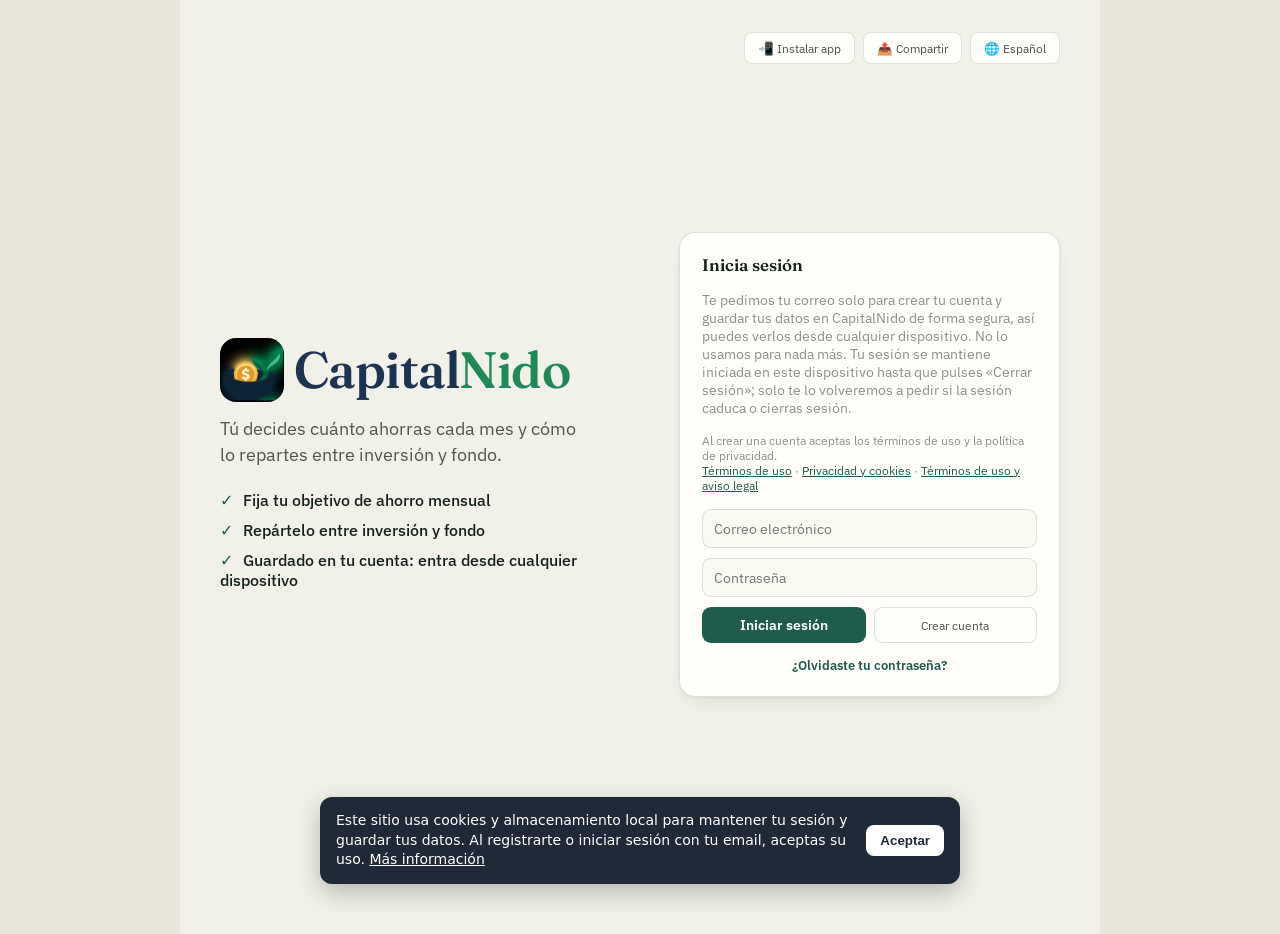
<file: index.html>
<!doctype html>
<html lang="es">
<head>
<meta charset="utf-8">
<meta name="viewport" content="width=device-width, initial-scale=1">
<meta http-equiv="Content-Security-Policy" content="default-src 'self'; script-src 'self'; style-src 'self' 'unsafe-inline'; img-src 'self' data:; font-src 'self' data:; connect-src 'self' https://identitytoolkit.googleapis.com https://securetoken.googleapis.com https://firestore.googleapis.com https://nhhskvauwdudhojjvodi.supabase.co; manifest-src 'self'; worker-src 'self'; object-src 'none'; base-uri 'self'; form-action 'self'">
<meta name="referrer" content="strict-origin-when-cross-origin">
<style>:root{color-scheme:light}body{margin:0;padding:0}img{max-width:100%}[hidden]{display:none !important}</style>
<title>CapitalNido</title>
<meta name="application-name" content="CapitalNido">
<meta name="apple-mobile-web-app-title" content="CapitalNido">
<meta name="description" content="Seguimiento de ahorro mensual: reparto entre inversión y fondo de emergencia.">
<meta name="theme-color" content="#1f5c4d">
<link rel="manifest" href="manifest.webmanifest">
<link rel="icon" type="image/svg+xml" href="icon.svg">
<link rel="icon" type="image/png" sizes="192x192" href="icon-192.png">
<link rel="apple-touch-icon" href="apple-touch-icon.png">
<meta name="apple-mobile-web-app-capable" content="yes">
<meta name="mobile-web-app-capable" content="yes">
<meta name="apple-mobile-web-app-title" content="Ahorro">
</head>
<body>
<link href="fonts.css" rel="stylesheet">
<style>
  :root {
    color-scheme: light;
    --bg: #f2f1e9;
    --page-edge: #e9e7db;
    --surface: #fffefa;
    --surface-2: #faf9f2;
    --ink: #16211c;
    --ink-soft: #4b5750;
    --ink-mute: #8b9189;
    --line: rgba(22,33,28,0.13);
    --line-soft: rgba(22,33,28,0.07);
    --accent: #1f5c4d;
    --accent-ink: #ffffff;
    --accent-soft: #dfeae5;
    --emerg: #a5661f;
    --emerg-soft: #f3e4d2;
    --good: #0ca30c;
    --warn: #c9560c;
    --crit: #b3261e;
    --shadow: 0 1px 2px rgba(22,33,28,0.06), 0 8px 24px -12px rgba(22,33,28,0.18);
    --cat-1: #2a78d6;
    --cat-2: #eb6834;
    --cat-3: #1baf7a;
    --cat-4: #eda100;
    --cat-5: #e87ba4;
    --cat-6: #008300;
    --cat-7: #4a3aa7;
    --cat-8: #e34948;
  }
  @media (prefers-color-scheme: dark) {
    :root:not([data-theme="light"]) {
      color-scheme: dark;
      --bg: #121815;
      --page-edge: #0c100e;
      --surface: #1a211d;
      --surface-2: #202722;
      --ink: #f3f2ec;
      --ink-soft: #c3cac2;
      --ink-mute: #8b9189;
      --line: rgba(243,242,236,0.13);
      --line-soft: rgba(243,242,236,0.07);
      --accent: #4fb89b;
      --accent-ink: #08211a;
      --accent-soft: #1e3a32;
      --emerg: #e0a24c;
      --emerg-soft: #3a2d18;
      --good: #4fd44f;
      --warn: #f0985a;
      --crit: #ef6b64;
      --shadow: 0 1px 2px rgba(0,0,0,0.3), 0 8px 24px -12px rgba(0,0,0,0.45);
      --cat-1: #3987e5;
      --cat-2: #d95926;
      --cat-3: #199e70;
      --cat-4: #c98500;
      --cat-5: #d55181;
      --cat-6: #3fbf3f;
      --cat-7: #9085e9;
      --cat-8: #e66767;
    }
  }
  :root[data-theme="dark"] {
    color-scheme: dark;
    --bg: #121815;
    --page-edge: #0c100e;
    --surface: #1a211d;
    --surface-2: #202722;
    --ink: #f3f2ec;
    --ink-soft: #c3cac2;
    --ink-mute: #8b9189;
    --line: rgba(243,242,236,0.13);
    --line-soft: rgba(243,242,236,0.07);
    --accent: #4fb89b;
    --accent-ink: #08211a;
    --accent-soft: #1e3a32;
    --emerg: #e0a24c;
    --emerg-soft: #3a2d18;
    --good: #4fd44f;
    --warn: #f0985a;
    --crit: #ef6b64;
    --shadow: 0 1px 2px rgba(0,0,0,0.3), 0 8px 24px -12px rgba(0,0,0,0.45);
    --cat-1: #3987e5;
    --cat-2: #d95926;
    --cat-3: #199e70;
    --cat-4: #c98500;
    --cat-5: #d55181;
    --cat-6: #3fbf3f;
    --cat-7: #9085e9;
    --cat-8: #e66767;
  }

  * { box-sizing: border-box; }
/* Ventas, retiros y total acumulado */
.out-toggle { align-self: flex-start; font-size: 0.78rem; }
.out-row button[type="submit"] { background: var(--crit) !important; color: #fff !important; }
.entry-row.venta .name { color: var(--crit); }
.cum-summary { display: flex; flex-wrap: wrap; gap: 18px; font-size: 0.85rem; color: var(--ink-soft); }
.cum-summary .dot { display: inline-block; width: 9px; height: 9px; border-radius: 50%; margin-right: 6px; }
.cum-summary b { color: var(--ink); margin-left: 4px; }
.cum-note { font-size: 0.75rem; color: var(--ink-mute); margin: 0; }
.cat-chips { display: flex; flex-wrap: wrap; gap: 6px; align-items: center; font-size: 0.75rem; color: var(--ink-mute); }
.cat-chip { display: inline-flex; align-items: center; gap: 2px; background: var(--emerg-soft); color: var(--ink); border-radius: 999px; padding: 3px 4px 3px 10px; }
.cat-chip button { background: none; border: 0; color: var(--ink-mute); cursor: pointer; font-size: 0.72rem; padding: 0 5px; line-height: 1; }
.cat-chip button:hover { color: var(--crit); }
.modal-back { position: fixed; inset: 0; background: rgba(0,0,0,0.4); display: flex; align-items: center; justify-content: center; z-index: 10000; padding: 16px; }
.modal-box { background: var(--surface); color: var(--ink); border-radius: 14px; padding: 20px; max-width: 360px; width: 100%; box-shadow: var(--shadow); }
.modal-title { font-weight: 600; margin: 0 0 6px; font-size: 1rem; }
.modal-sub { margin: 0 0 16px; font-size: 0.82rem; color: var(--ink-mute); }
.modal-actions { display: flex; justify-content: flex-end; gap: 8px; }
.modal-danger { background: var(--crit); color: #fff; border: 0; border-radius: 9px; padding: 8px 14px; font-family: inherit; font-weight: 600; cursor: pointer; }
.fscope-toggle { display: flex; gap: 6px; font-size: 0.75rem; }
.fscope-toggle button { font-family: inherit; font-size: 0.75rem; padding: 4px 10px; border-radius: 999px; border: 1px solid var(--line); background: transparent; color: var(--ink-soft); cursor: pointer; }
.fscope-toggle button.active { background: var(--accent-soft); color: var(--accent); border-color: transparent; font-weight: 600; }
/* Portada de inicio de sesión */
.auth-cover { min-height: calc(100vh - 120px); display: grid; grid-template-columns: 1.1fr 1fr; gap: 40px; align-items: center; }
.auth-hero .brand h1 { font-size: clamp(2.2rem, 5vw, 3.2rem); }
.auth-hero .mark { font-size: 2.4rem; }
.auth-lead { font-size: 1.1rem; color: var(--ink-soft); margin: 14px 0 22px; max-width: 34ch; line-height: 1.5; }
.auth-points { list-style: none; padding: 0; margin: 0; display: grid; gap: 10px; font-weight: 500; }
.auth-points li::before { content: "✓"; color: var(--accent); font-weight: 700; margin-right: 10px; }
.auth-card { max-width: 400px; width: 100%; justify-self: end; }
.link-btn { background: none; border: 0; padding: 4px 0 0; color: var(--accent); font-family: inherit; font-size: 0.82rem; font-weight: 600; cursor: pointer; align-self: center; }
.link-btn:hover { text-decoration: underline; }
.danger-link { color: var(--crit); font-size: 0.75rem; font-weight: 500; padding: 0; }
body.auth-out header.top { display: none; }
@media (max-width: 720px) { .auth-cover { grid-template-columns: 1fr; min-height: auto; gap: 24px; } .auth-card { justify-self: stretch; max-width: none; } }
  html, body { margin: 0; padding: 0; }
  body {
    background: var(--page-edge);
    color: var(--ink);
    font-family: "IBM Plex Sans", system-ui, -apple-system, sans-serif;
    -webkit-font-smoothing: antialiased;
  }
  .sheet {
    max-width: 920px;
    margin: 0 auto;
    background: var(--bg);
    min-height: 100vh;
    padding: 28px 20px 64px;
  }
  @media (min-width: 640px) {
    .sheet { padding: 44px 40px 80px; }
  }

  h1, h2, h3 { font-family: "Fraunces", Georgia, serif; margin: 0; font-weight: 600; text-wrap: balance; }
  .num { font-family: "IBM Plex Mono", "Courier New", monospace; font-variant-numeric: tabular-nums; }

  /* ---- header ---- */
  header.top {
    display: flex;
    align-items: baseline;
    justify-content: space-between;
    gap: 16px;
    padding-bottom: 22px;
    border-bottom: 1px solid var(--line);
    margin-bottom: 28px;
    flex-wrap: wrap;
  }
  .brand { display: flex; align-items: center; gap: 10px; }
  .brand h1 { font-size: 1.5rem; letter-spacing: -0.01em; }
  .brand .mark { width: 40px; height: 40px; border-radius: 10px; align-self: center; flex: none; }
  .auth-hero .brand .mark { width: 64px; height: 64px; border-radius: 16px; }
  .brand .cn-a { color: #1d3352; } .brand .cn-b { color: #1f8a57; }
  .top-sub { color: var(--ink-mute); font-size: 0.85rem; margin: 4px 0 0; }
  .theme-note { font-size: 0.75rem; color: var(--ink-mute); text-align: right; max-width: 240px; line-height: 1.4; }
  .sync-dot { display:inline-block; width:7px; height:7px; border-radius:50%; margin-right:5px; background: var(--ink-mute); }
  .sync-dot.on { background: var(--good); }

  /* ---- month switcher ---- */
  .month-bar {
    display: flex; align-items: center; justify-content: center; gap: 14px;
    margin-bottom: 26px;
  }
  .month-btn {
    width: 34px; height: 34px; border-radius: 50%;
    border: 1px solid var(--line); background: var(--surface);
    color: var(--ink); font-size: 1rem; cursor: pointer;
    display: flex; align-items: center; justify-content: center;
    transition: background .15s;
  }
  .month-btn:hover { background: var(--surface-2); }
  .month-label { font-family: "Fraunces", serif; font-size: 1.15rem; font-weight: 600; min-width: 190px; text-align: center; text-transform: capitalize; }
  .month-today {
    font-size: 0.7rem; color: var(--accent); border: 1px solid var(--accent-soft);
    background: var(--accent-soft); padding: 3px 9px; border-radius: 20px; cursor: pointer;
  }

  /* ---- hero split ---- */
  .hero {
    background: var(--surface);
    border: 1px solid var(--line);
    border-radius: 18px;
    padding: 26px 24px;
    box-shadow: var(--shadow);
    margin-bottom: 22px;
  }
  .hero-top { display: flex; justify-content: space-between; align-items: flex-start; gap: 16px; flex-wrap: wrap; margin-bottom: 18px; }
  .hero-title { font-size: 0.75rem; text-transform: uppercase; letter-spacing: 0.08em; color: var(--ink-mute); margin-bottom: 6px; }
  .total-edit { display: flex; align-items: baseline; gap: 8px; }
  .total-edit input {
    font-family: "Fraunces", serif; font-size: 2rem; font-weight: 600;
    width: 130px; border: none; background: transparent; color: var(--ink);
    border-bottom: 2px dashed var(--line); padding: 0 2px 2px;
  }
  .total-edit input:focus { outline: none; border-bottom-color: var(--accent); }
  .total-edit .eur { font-family: "Fraunces", serif; font-size: 2rem; font-weight: 600; }
  .total-sub { color: var(--ink-mute); font-size: 0.82rem; }

  .split-visual { display: flex; height: 30px; border-radius: 8px; overflow: hidden; gap: 2px; margin-bottom: 14px; background: var(--surface-2); }
  .split-seg { display: flex; align-items: center; justify-content: center; font-size: 0.72rem; font-weight: 600; color: white; transition: flex-basis .18s ease; white-space: nowrap; overflow: hidden; }
  .split-seg.invest { background: var(--accent); }
  .split-seg.emerg { background: var(--emerg); }

  .split-slider-row { display: flex; align-items: center; gap: 14px; margin-bottom: 6px; }
  .split-slider-row input[type=range] {
    flex: 1; accent-color: var(--accent); height: 4px; cursor: pointer;
  }
  .split-legend { display: flex; justify-content: space-between; font-size: 0.85rem; }
  .split-legend .lg { display: flex; align-items: center; gap: 7px; }
  .dot { width: 9px; height: 9px; border-radius: 50%; flex-shrink: 0; }
  .dot.invest { background: var(--accent); }
  .dot.emerg { background: var(--emerg); }
  .split-legend b { font-family: "IBM Plex Mono", monospace; }

  /* ---- cards ---- */
  .grid2 { display: grid; grid-template-columns: 1fr; gap: 20px; margin-bottom: 22px; }
  @media (min-width: 760px) { .grid2 { grid-template-columns: 1fr 1fr; } }

  .card {
    background: var(--surface); border: 1px solid var(--line); border-radius: 16px;
    padding: 22px; box-shadow: var(--shadow); display: flex; flex-direction: column; gap: 16px;
  }
  .card-head { display: flex; align-items: center; justify-content: space-between; gap: 10px; }
  .card-head h2 { font-size: 1.05rem; display: flex; align-items: center; gap: 8px; }
  .card-head .swatch { width: 11px; height: 11px; border-radius: 3px; }
  .card-target { font-size: 0.78rem; color: var(--ink-mute); }

  .progress-wrap { display: flex; flex-direction: column; gap: 6px; }
  .progress-track { height: 10px; background: var(--surface-2); border-radius: 20px; overflow: hidden; border: 1px solid var(--line-soft); }
  .progress-fill { height: 100%; border-radius: 20px; transition: width .25s ease; }
  .progress-fill.invest { background: var(--accent); }
  .progress-fill.emerg { background: var(--emerg); }
  .progress-fill.over { background: var(--warn); }
  .progress-nums { display: flex; justify-content: space-between; font-size: 0.82rem; color: var(--ink-soft); }
  .progress-nums b { color: var(--ink); }

  .fund-total { display: flex; align-items: baseline; gap: 8px; padding: 10px 0 2px; border-top: 1px dashed var(--line); margin-top: 2px; }
  .fund-total .n { font-family: "Fraunces", serif; font-size: 1.6rem; font-weight: 600; }
  .fund-total .l { font-size: 0.78rem; color: var(--ink-mute); }

  form.add-row { display: flex; flex-wrap: wrap; gap: 8px; }
  form.add-row select, form.add-row input[type=number], form.add-row input[type=text], form.add-row input[type=month] {
    font-family: inherit; font-size: 0.85rem; padding: 8px 10px;
    border: 1px solid var(--line); border-radius: 9px; background: var(--surface-2); color: var(--ink);
  }
  form.add-row select { flex: 1 1 110px; min-width: 100px; }
  form.add-row input[type=number] { width: 90px; }
  form.add-row input[type=text] { flex: 1 1 100px; }
  form.add-row button {
    font-family: inherit; font-size: 0.85rem; font-weight: 600; padding: 8px 14px;
    border: none; border-radius: 9px; background: var(--accent); color: var(--accent-ink); cursor: pointer;
  }
  form.add-row.emerg button { background: var(--emerg); }
  form.add-row button:hover { filter: brightness(1.06); }
  .new-cat-row { display: none; gap: 8px; }
  .new-cat-row.show { display: flex; }

  .entries-list { display: flex; flex-direction: column; gap: 0; border-top: 1px solid var(--line-soft); }
  .entry-row { display: flex; align-items: center; gap: 10px; padding: 9px 0; border-bottom: 1px solid var(--line-soft); font-size: 0.85rem; }
  .entry-row .dot { flex-shrink: 0; }
  .entry-cat { flex: 1; min-width: 0; }
  .entry-cat .name { font-weight: 500; }
  .entry-cat .note { color: var(--ink-mute); font-size: 0.78rem; }
  .entry-amt { font-family: "IBM Plex Mono", monospace; font-weight: 600; }
  .entry-del { background: none; border: none; color: var(--ink-mute); cursor: pointer; font-size: 0.95rem; padding: 2px 4px; line-height: 1; }
  .entry-del:hover { color: var(--crit); }
  .empty-note { color: var(--ink-mute); font-size: 0.83rem; font-style: italic; padding: 4px 0; }
  .limit-msg { font-size: 0.8rem; color: var(--crit); background: var(--emerg-soft); border: 1px solid var(--emerg-soft); border-radius: 9px; padding: 8px 11px; line-height: 1.4; }

  /* category breakdown bar */
  .breakdown-toggle { display: flex; gap: 6px; font-size: 0.75rem; }
  .breakdown-toggle button {
    border: 1px solid var(--line); background: var(--surface-2); color: var(--ink-soft);
    border-radius: 20px; padding: 4px 11px; cursor: pointer; font-family: inherit;
  }
  .breakdown-toggle button.active { background: var(--accent-soft); color: var(--accent); border-color: var(--accent-soft); font-weight: 600; }
  .stack-bar { display: flex; height: 22px; border-radius: 6px; overflow: hidden; gap: 2px; }
  .stack-seg { min-width: 3px; cursor: default; }
  .cat-legend { display: flex; flex-direction: column; gap: 7px; }
  .cat-legend-row { display: flex; align-items: center; gap: 8px; font-size: 0.82rem; }
  .cat-legend-row .name { flex: 1; }
  .cat-legend-row .pct { color: var(--ink-mute); width: 38px; text-align: right; }
  .cat-legend-row .amt { font-family: "IBM Plex Mono", monospace; width: 62px; text-align: right; }

  /* history */
  .card.wide { grid-column: 1 / -1; }
  table.history { width: 100%; border-collapse: collapse; font-size: 0.85rem; }
  table.history th, table.history td { text-align: right; padding: 8px 6px; border-bottom: 1px solid var(--line-soft); }
  table.history th:first-child, table.history td:first-child { text-align: left; }
  table.history th { color: var(--ink-mute); font-weight: 600; font-size: 0.72rem; text-transform: uppercase; letter-spacing: 0.04em; }
  table.history td.num, table.history th.num { font-family: "IBM Plex Mono", monospace; }
  table.history tr:last-child td { border-bottom: none; }
  .tag { display: inline-block; font-size: 0.68rem; padding: 1px 7px; border-radius: 20px; font-weight: 600; }
  .tag.ok { background: var(--accent-soft); color: var(--accent); }
  .tag.under { background: var(--emerg-soft); color: var(--emerg); }
  .table-wrap { overflow-x: auto; }

  .chart-wrap { position: relative; }
  svg.trend text { fill: var(--ink-mute); font-family: "IBM Plex Mono", monospace; font-size: 9px; }
  svg.trend .gridline { stroke: var(--line-soft); stroke-width: 1; }
  svg.trend .target-line { stroke: var(--ink-mute); stroke-width: 1.5; stroke-dasharray: 3 3; }
  .tip {
    position: fixed; pointer-events: none; background: var(--ink); color: var(--bg);
    font-size: 0.75rem; padding: 6px 10px; border-radius: 8px; z-index: 50;
    opacity: 0; transform: translate(-50%, -110%); transition: opacity .1s;
    font-family: "IBM Plex Sans", sans-serif; white-space: nowrap; box-shadow: var(--shadow);
  }
  .tip.show { opacity: 1; }
  .tip .row { display: flex; gap: 6px; align-items: center; }
  .tip b { font-family: "IBM Plex Mono", monospace; }

  /* footer / backup */
  footer.foot {
    margin-top: 30px; padding-top: 18px; border-top: 1px solid var(--line);
    display: flex; justify-content: space-between; align-items: center; flex-wrap: wrap; gap: 10px;
  }
  .foot-note { font-size: 0.75rem; color: var(--ink-mute); max-width: 480px; line-height: 1.5; }
  .foot-actions { display: flex; flex-wrap: wrap; gap: 8px; max-width: 100%; }
  @media (max-width: 600px) {
    .foot-actions { width: 100%; display: grid; grid-template-columns: 1fr 1fr; }
    .foot-actions .cur-pick { grid-column: 1 / -1; }
    .foot-actions .ghost-btn { width: 100%; white-space: normal; padding: 9px 8px; }
  }
  .ghost-btn {
    font-family: inherit; font-size: 0.78rem; padding: 7px 13px; border-radius: 8px;
    border: 1px solid var(--line); background: var(--surface); color: var(--ink-soft); cursor: pointer;
  }
  .ghost-btn:hover { color: var(--ink); background: var(--surface-2); }

  /* ---- tu dinero ---- */
  .money-total { font-family: "Fraunces", serif; font-size: clamp(2.2rem, 7vw, 3rem); font-weight: 600; margin: 2px 0 14px; }
  .money-split { display: grid; grid-template-columns: repeat(auto-fit, minmax(170px, 1fr)); gap: 10px; margin-bottom: 8px; }
  .money-box { background: var(--surface-2); border: 1px solid var(--line-soft); border-radius: 12px; padding: 10px 12px; display: flex; flex-wrap: wrap; align-items: center; gap: 4px 7px; font-size: 0.8rem; color: var(--ink-soft); }
  .money-box .lbl { flex: 1; }
  .money-box b { width: 100%; font-size: 1.15rem; color: var(--ink); }
  .gain { font-size: 0.75rem; font-weight: 600; }
  .gain.up { color: var(--good); } .gain.down { color: var(--crit); }
  .plan-apply { display: flex; flex-wrap: wrap; gap: 8px; margin-top: 12px; padding-top: 12px; border-top: 1px solid var(--line-soft); }
  .plan-apply select { flex: 1 1 100%; font-family: inherit; font-size: 0.85rem; padding: 8px 10px; border: 1px solid var(--line); border-radius: 9px; background: var(--surface-2); color: var(--ink); }
  .plan-btn { flex: 1 1 100%; font-family: inherit; font-size: 0.9rem; font-weight: 600; padding: 11px 14px; border: none; border-radius: 10px; background: var(--accent); color: var(--accent-ink); cursor: pointer; }
  .plan-btn:disabled { opacity: 0.55; cursor: default; }
  .plan-ok { font-size: 0.82rem; color: var(--good); font-weight: 600; }
  .cob-row { display: flex; flex-wrap: wrap; align-items: center; gap: 8px 10px; font-size: 0.85rem; }
  .cob-row label { color: var(--ink-soft); }
  .cob-row .val-input input { width: 80px; }
  .cob-big { font-size: 1.5rem; font-weight: 700; color: var(--ink); }
  .sim-inputs { display: grid; grid-template-columns: repeat(auto-fit, minmax(160px, 1fr)); gap: 10px; }
  .sim-field { display: flex; flex-direction: column; gap: 4px; font-size: 0.8rem; color: var(--ink-soft); }
  .sim-field .val-input { display: flex; }
  .sim-field .val-input input { width: 100%; min-width: 0; flex: 1; }
  .sim-result { display: grid; grid-template-columns: repeat(auto-fit, minmax(150px, 1fr)); gap: 10px; margin: 14px 0 6px; }
  .sim-result > div { background: var(--surface-2); border: 1px solid var(--line-soft); border-radius: 12px; padding: 10px 12px; display: flex; flex-direction: column; gap: 2px; }
  .sim-result .lbl { font-size: 0.78rem; color: var(--ink-mute); }
  .sim-result b { font-size: 1.2rem; color: var(--ink); }
  .sim-result b.gain.up { color: var(--good); }
  .cur-pick { display: inline-flex; align-items: center; gap: 6px; font-size: 0.78rem; color: var(--ink-mute); }
  .cur-pick select { font-family: inherit; font-size: 0.8rem; padding: 5px 8px; border: 1px solid var(--line); border-radius: 8px; background: var(--surface-2); color: var(--ink); }
  #informe { display: none; }
  .informe-pick select { font-family: inherit; font-size: 0.95rem; padding: 8px 10px; border: 1px solid var(--line); border-radius: 9px; background: var(--surface-2); color: var(--ink); width: 100%; }
  @media print {
    @page { margin: 16mm; }
    body { background: #fff !important; }
    body > *:not(#informe) { display: none !important; }
    #informe { display: block !important; color: #16211c; font-size: 11pt; }
    #informe h1 { font-size: 20pt; margin: 0 0 2pt; }
    #informe h2 { font-size: 13pt; margin: 18pt 0 6pt; border-bottom: 1px solid #ccc; padding-bottom: 3pt; }
    #informe .inf-sub { color: #555; margin: 0 0 12pt; }
    #informe .inf-kpis { display: grid; grid-template-columns: repeat(3, 1fr); gap: 8pt; }
    #informe .inf-kpis div { border: 1px solid #ddd; border-radius: 6pt; padding: 6pt 8pt; }
    #informe .inf-kpis span { display: block; color: #555; font-size: 9pt; }
    #informe .inf-kpis b { font-size: 14pt; }
    #informe table { width: 100%; border-collapse: collapse; }
    #informe th, #informe td { text-align: left; padding: 4pt 6pt; border-bottom: 1px solid #e5e5e5; }
    #informe td.n, #informe th.n { text-align: right; font-variant-numeric: tabular-nums; }
    #informe tfoot td { font-weight: 700; border-top: 1px solid #999; }
    #informe .inf-foot { margin-top: 18pt; color: #777; font-size: 8.5pt; }
    #informe h2 { break-after: avoid; page-break-after: avoid; }
    #informe tr, #informe .inf-kpis div { break-inside: avoid; }
  }
  .pareja-box { display: flex; flex-direction: column; gap: 10px; font-size: 0.86rem; }
  .pareja-box p { margin: 0; color: var(--ink-soft); line-height: 1.5; }
  .pareja-row { display: flex; flex-wrap: wrap; gap: 8px; align-items: center; }
  .pareja-row input { flex: 1 1 140px; min-width: 0; font-family: "IBM Plex Mono", monospace; text-transform: uppercase; font-size: 0.95rem; padding: 8px 10px; border: 1px solid var(--line); border-radius: 9px; background: var(--surface-2); color: var(--ink); }
  .pareja-code { font-family: "IBM Plex Mono", monospace; font-size: 1.3rem; font-weight: 700; letter-spacing: 0.12em; color: var(--ink); background: var(--surface-2); border: 1px dashed var(--line); border-radius: 10px; padding: 6px 12px; }
  .pareja-btn { font-family: inherit; font-size: 0.85rem; font-weight: 600; padding: 9px 14px; border: none; border-radius: 9px; background: var(--accent); color: var(--accent-ink); cursor: pointer; }
  .pareja-or { font-size: 0.75rem; color: var(--ink-mute); text-transform: uppercase; letter-spacing: 0.08em; }
  .modo-pill { display: inline-block; font-size: 0.7rem; font-weight: 600; padding: 2px 8px; border-radius: 999px; background: var(--accent-soft); color: var(--accent); }
  .renta-total:empty { display: none; }
  .renta-total { border-bottom: 0; border-top: 1px solid var(--line); margin-top: 4px; padding-top: 10px; }
  .renta-total .gain { font-size: 0.9rem; }
  .metas { margin-top: 14px; padding-top: 12px; border-top: 1px solid var(--line-soft); display: flex; flex-direction: column; gap: 8px; }
  .metas-title { margin: 0; font-size: 0.85rem; font-weight: 600; color: var(--ink); }
  .meta-row { display: flex; flex-direction: column; gap: 5px; padding: 6px 0; }
  .meta-top { display: flex; align-items: center; gap: 8px; font-size: 0.85rem; }
  .meta-top .name { flex: 1; font-weight: 500; }
  .meta-info { font-size: 0.78rem; color: var(--ink-mute); }
  .progress-fill.done { background: var(--good); }
  .meta-form input[type="month"] { flex: 1 1 140px; min-width: 0; }
  form.add-row.meta-form button { background: var(--emerg); }
  .money-sec { border-top: 1px dashed var(--line); padding-top: 14px; margin-top: 14px; display: flex; flex-direction: column; gap: 10px; }
  .money-sec h3 { font-size: 0.98rem; }
  .money-sec h3 .sub { font-family: "IBM Plex Sans", sans-serif; font-size: 0.75rem; color: var(--ink-mute); font-weight: 400; }
  .money-hint { font-size: 0.75rem; color: var(--ink-mute); margin: 0; }
  .val-row { display: flex; align-items: center; gap: 10px; flex-wrap: wrap; font-size: 0.85rem; padding: 6px 0; border-bottom: 1px solid var(--line-soft); }
  .val-row .name { flex: 1; min-width: 120px; font-weight: 500; }
  .val-row .aport { color: var(--ink-mute); font-size: 0.78rem; }
  .val-input { display: inline-flex; align-items: center; gap: 4px; font-family: "IBM Plex Mono", monospace; }
  .val-input input { width: 110px; font-family: inherit; font-size: 0.9rem; padding: 6px 8px; border: 1px solid var(--line); border-radius: 8px; background: var(--surface-2); color: var(--ink); }
  .origen-row { display: flex; align-items: center; gap: 10px; font-size: 0.84rem; flex-wrap: wrap; }
  .origen-row .name { flex: 1; min-width: 110px; font-weight: 500; }
  .origen-row .nums { font-family: "IBM Plex Mono", monospace; font-size: 0.8rem; color: var(--ink-soft); }
  .origen-row .left { font-family: "IBM Plex Mono", monospace; font-weight: 600; }
  .origen-bar { width: 100%; height: 6px; background: var(--surface-2); border-radius: 6px; overflow: hidden; }
  .origen-bar div { height: 100%; background: var(--accent); }
  .origen-total { display: flex; justify-content: space-between; font-size: 0.85rem; font-weight: 600; padding-top: 6px; border-top: 1px solid var(--line-soft); }
  form.add-row select.origen-sel { flex: 1 1 100%; }

  /* ---- objetivo simple ---- */
  .goal-simple { display: flex; flex-direction: column; gap: 10px; }
  .goal-row { display: flex; justify-content: space-between; align-items: flex-end; gap: 12px; flex-wrap: wrap; }
  .goal-status { font-size: 0.85rem; color: var(--ink-soft); text-align: right; }
  .goal-status b { font-family: "IBM Plex Mono", monospace; color: var(--ink); }
  .goal-simple .progress-fill.done { background: var(--good); }

  /* ---- simple ---- */
  .money-sec.first { border-top: 0; padding-top: 0; margin-top: 0; }
  details.more { border-top: 1px dashed var(--line); padding-top: 10px; }
  details.more summary { cursor: pointer; font-size: 0.82rem; color: var(--ink-soft); font-weight: 600; list-style: none; }
  details.more summary::-webkit-details-marker { display: none; }
  details.more summary::before { content: "▸ "; }
  details.more[open] summary::before { content: "▾ "; }
  .more-body { display: flex; flex-direction: column; gap: 10px; margin-top: 12px; }

  /* ---- plegables ---- */
  .grid2 { align-items: start; }
  .fold-head { cursor: pointer; user-select: none; border-radius: 10px; }
  .fold-head:focus-visible { outline: 2px solid var(--accent); outline-offset: 4px; }
  .fold-arrow { display: inline-flex; align-items: center; justify-content: center; width: 24px; height: 24px; border-radius: 50%; background: var(--surface-2); border: 1px solid var(--line); font-size: 0.8rem; color: var(--ink-soft); transition: transform .18s ease; flex-shrink: 0; }
  .fold:not(.collapsed) .fold-arrow, .charts-toggle[aria-expanded="true"] .fold-arrow { transform: rotate(90deg); }
  .card.fold.collapsed > :not(.card-head) { display: none !important; }
  .card.fold .card-target { font-family: "IBM Plex Mono", monospace; font-size: 0.95rem; font-weight: 600; color: var(--ink); }
  .charts-toggle { flex-direction: row; align-items: center; gap: 14px; cursor: pointer; text-align: left; font-family: inherit; color: var(--ink); width: 100%; }
  .charts-toggle:hover { background: var(--surface-2); }
  .ct-icon { font-size: 1.6rem; }
  .ct-text { flex: 1; display: flex; flex-direction: column; gap: 2px; }
  .ct-text b { font-family: "Fraunces", serif; font-size: 1.05rem; }
  .ct-text span { font-size: 0.8rem; color: var(--ink-mute); }

  @media (prefers-reduced-motion: reduce) {
    * { transition: none !important; }
  }
</style>

<div class="sheet">

  <header class="top">
    <div>
      <div class="brand"><img class="mark" src="logo.png" alt="" width="40" height="40"><h1><span class="cn-a">Capital</span><span class="cn-b">Nido</span></h1></div>
      <p class="top-sub" id="topSub">Tú decides cuánto ahorras cada mes y cómo lo repartes.</p>
    </div>
    <div style="text-align:right">
      <div class="theme-note"><span class="sync-dot" id="syncDot"></span><span id="syncLabel">cargando…</span></div>
      <div id="accountBar" style="margin-top:6px;font-size:0.75rem;color:var(--ink-mute);display:flex;gap:8px;align-items:center;justify-content:flex-end" hidden>
        <span id="accountEmail"></span>
        <span class="modo-pill" id="modoPill" hidden>libro compartido</span>
        <button type="button" id="signOutBtn" class="ghost-btn" style="padding:2px 8px;font-size:0.7rem">Cerrar sesión</button>
      </div>
    </div>
  </header>

  <div id="authGate" class="auth-cover" hidden>
    <div class="auth-hero">
      <div class="brand"><img class="mark" src="logo.png" alt="" width="40" height="40"><h1><span class="cn-a">Capital</span><span class="cn-b">Nido</span></h1></div>
      <p class="auth-lead">Tú decides cuánto ahorras cada mes y cómo lo repartes entre inversión y fondo.</p>
      <ul class="auth-points">
        <li>Fija tu objetivo de ahorro mensual</li>
        <li>Repártelo entre inversión y fondo</li>
        <li>Guardado en tu cuenta: entra desde cualquier dispositivo</li>
      </ul>
    </div>
    <div class="card auth-card">
    <div class="card-head">
      <h2 id="authHeading">Inicia sesión</h2>
    </div>
    <p style="color:var(--ink-mute);font-size:0.85rem;margin:0">Te pedimos tu correo solo para crear tu cuenta y guardar tus datos en CapitalNido de forma segura, así puedes verlos desde cualquier dispositivo. No lo usamos para nada más. Tu sesión se mantiene iniciada en este dispositivo hasta que pulses «Cerrar sesión»; solo te lo volveremos a pedir si la sesión caduca o cierras sesión.</p>
    <p style="font-size:0.75rem;margin:0;color:var(--ink-mute)">Al crear una cuenta aceptas los términos de uso y la política de privacidad.<br><a href="terminos.html" style="color:var(--accent)">Términos de uso</a> · <a href="privacidad.html" style="color:var(--accent)">Privacidad y cookies</a> · <a href="terminos.html" style="color:var(--accent)">Términos de uso y aviso legal</a></p>
    <form id="authForm" style="display:flex;flex-direction:column;gap:10px">
      <input type="email" id="authEmail" placeholder="Correo electrónico" autocomplete="email" required style="font-family:inherit;font-size:0.9rem;padding:9px 11px;border:1px solid var(--line);border-radius:9px;background:var(--surface-2);color:var(--ink)">
      <input type="password" id="authPassword" placeholder="Contraseña" autocomplete="current-password" required minlength="6" style="font-family:inherit;font-size:0.9rem;padding:9px 11px;border:1px solid var(--line);border-radius:9px;background:var(--surface-2);color:var(--ink)">
      <div style="display:flex;gap:8px">
        <button type="submit" id="authLoginBtn" style="flex:1;font-family:inherit;font-size:0.85rem;font-weight:600;padding:9px 14px;border:none;border-radius:9px;background:var(--accent);color:var(--accent-ink);cursor:pointer">Iniciar sesión</button>
        <button type="button" id="authSignupBtn" class="ghost-btn" style="flex:1">Crear cuenta</button>
      </div>
      <button type="button" id="forgotBtn" class="link-btn">¿Olvidaste tu contraseña?</button>
    </form>
    <form id="newPassForm" hidden style="display:flex;flex-direction:column;gap:10px">
      <input type="password" id="newPassword" placeholder="Nueva contraseña (mínimo 6 caracteres)" autocomplete="new-password" required minlength="6" style="font-family:inherit;font-size:0.9rem;padding:9px 11px;border:1px solid var(--line);border-radius:9px;background:var(--surface-2);color:var(--ink)">
      <button type="submit" id="newPassSubmit" style="font-family:inherit;font-size:0.85rem;font-weight:600;padding:9px 14px;border:none;border-radius:9px;background:var(--accent);color:var(--accent-ink);cursor:pointer">Guardar nueva contraseña</button>
    </form>
    <div id="authMsg" class="limit-msg" hidden></div>
    </div>
  </div>

  <div id="appRoot" hidden>

  <div class="month-bar">
    <button class="month-btn" id="prevMonth" aria-label="Mes anterior">‹</button>
    <div class="month-label" id="monthLabel"></div>
    <button class="month-btn" id="nextMonth" aria-label="Mes siguiente">›</button>
    <button class="month-today" id="gotoToday">hoy</button>
  </div>

  <!-- 1. CUÁNTO TIENES -->
  <section class="hero money" id="moneyCard">
    <div class="hero-title">Tienes en total</div>
    <div class="money-total"><span id="moneyTotal">0 €</span></div>
    <div class="money-split">
      <div class="money-box"><span class="dot" style="background:var(--ink-soft)"></span><span class="lbl">En la cuenta</span><b class="num" id="moneyCuenta">0 €</b></div>
      <div class="money-box"><span class="dot invest"></span><span class="lbl">Invertido (vale hoy)</span><b class="num" id="moneyInv">0 €</b><span class="gain" id="moneyInvGain"></span></div>
      <div class="money-box"><span class="dot emerg"></span><span class="lbl">Fondo</span><b class="num" id="moneyFondo">0 €</b></div>
    </div>
  </section>

  <!-- 2. OBJETIVO DEL MES -->
  <section class="hero goal-simple" id="goalSimple">
    <div class="goal-row">
      <div>
        <div class="hero-title">Objetivo de ahorro mensual</div>
        <div class="total-edit"><span class="eur">€</span><input type="number" id="goalInput" min="0" step="any" placeholder="0"></div>
      </div>
      <div class="goal-status" id="goalStatus"></div>
    </div>
    <div class="progress-track"><div class="progress-fill invest" id="goalFill" style="width:0%"></div></div>
    <div class="progress-nums"><span id="goalText">Escribe cuánto quieres ahorrar cada mes</span><b class="num" id="goalPct"></b></div>
  </section>

  <section class="hero" id="goalSection" hidden>
    <div class="hero-top">
      <div>
        <div class="hero-title">Objetivo de ahorro mensual</div>
        <div class="total-edit">
          <span class="eur">€</span><input type="number" id="totalInput" min="0" step="any" value="0">
        </div>
        <div class="total-sub">Escribe cuánto quieres ahorrar este mes y ajusta el reparto abajo</div>
      </div>
    </div>

    <div class="split-visual" id="splitVisual"></div>

    <div class="split-slider-row">
      <span style="font-size:0.78rem;color:var(--ink-mute)">0</span>
      <input type="range" id="splitSlider" min="0" max="0" step="5" value="0">
      <span style="font-size:0.78rem;color:var(--ink-mute)" id="sliderMax">0</span>
    </div>

    <div class="split-legend">
      <span class="lg"><span class="dot invest"></span>Inversión <b class="num" id="investAmtLabel">0 €</b></span>
      <span class="lg"><span class="dot emerg"></span>Fondo <b class="num" id="emergAmtLabel">0 €</b></span>
    </div>
  </section>

  <div class="grid2">

    <!-- APORTACIÓN AUTOMÁTICA -->
    <div class="card wide fold collapsed" id="planCard">
      <div class="card-head fold-head" role="button" tabindex="0" aria-expanded="false">
        <h2><span class="fold-arrow" aria-hidden="true">▸</span>Aportación automática</h2>
        <span class="card-target num" id="planTotalLabel"></span>
      </div>
      <p class="money-hint" style="margin-top:0">Define una vez lo que apartas cada mes y regístralo todo con un solo botón.</p>
      <div class="entries-list" id="planItems"></div>
      <form class="add-row" id="planForm">
        <select id="planTipo" title="¿Inversión o fondo?"><option value="invest">Inversión</option><option value="fondo">Fondo</option></select>
        <select id="planCat" title="Categoría"></select>
        <input type="number" id="planAmt" placeholder="€/mes" min="1" step="any" required>
        <button type="submit">Añadir al plan</button>
      </form>
      <div class="plan-apply">
        <select id="planOrigen" class="origen-sel" title="¿De dónde sale el dinero?"></select>
        <button type="button" class="plan-btn" id="planApplyBtn">Registrar el plan de este mes</button>
        <div id="planMsg" class="limit-msg" hidden></div>
      </div>
    </div>

    <!-- 4. INGRESOS -->
    <div class="card wide fold collapsed" id="incomeCard">
      <div class="card-head fold-head" role="button" tabindex="0" aria-expanded="false">
        <h2><span class="fold-arrow" aria-hidden="true">▸</span>Mis ingresos</h2>
        <span class="card-target num" id="incomeLabel"></span>
      </div>
      <div class="money-sec first">
        <h3>Ingresos fijos <span class="sub">(cada mes)</span></h3>
        <div class="entries-list" id="fijasList"></div>
        <form class="add-row" id="fijaForm">
          <input type="text" id="fijaNombre" placeholder="Nómina" list="fijaSugerencias">
          <datalist id="fijaSugerencias"><option value="Nómina"><option value="Alquiler cobrado"><option value="Pensión"></datalist>
          <input type="number" id="fijaAmt" placeholder="€/mes" min="0" step="any" required>
          <button type="submit">Añadir</button>
        </form>
      </div>
      <div class="money-sec">
        <h3>Cuenta remunerada <span class="sub">(este mes)</span></h3>
        <div class="entries-list" id="interesesList"></div>
        <form class="add-row" id="interesForm">
          <select id="interesOrigen" title="¿De dónde vienen?"></select>
          <input type="number" id="interesAmt" placeholder="€" min="0" step="any" required>
          <input type="text" id="interesNote" placeholder="nota (opcional)">
          <button type="submit">Añadir</button>
        </form>
      </div>
      <div class="money-sec">
        <h3>¿De dónde sale el dinero este mes?</h3>
        <div id="origenResumen"></div>
      </div>
    </div>

    <!-- 5. CUENTA E INVERSIONES -->
    <div class="card wide fold collapsed" id="valuesCard">
      <div class="card-head fold-head" role="button" tabindex="0" aria-expanded="false">
        <h2><span class="fold-arrow" aria-hidden="true">▸</span>Cuenta y valor de inversiones</h2>
      </div>
      <div class="money-sec first">
        <h3>Saldo en la cuenta</h3>
        <div class="val-row">
          <span class="name">Dinero en tu cuenta ahora</span>
          <span class="val-input"><span class="cur">€</span> <input type="number" id="saldoInput" min="0" step="any" placeholder="0"></span>
        </div>
        <p class="money-hint">Escribe cuánto tienes ahora en el banco.</p>
      </div>
      <div class="money-sec">
        <h3>Valor actual de tus inversiones</h3>
        <div id="invValues"></div>
        <div class="val-row renta-total" id="rentaTotal"></div>
        <p class="money-hint">Escribe cuánto valen hoy. Se guarda para los próximos meses.</p>
      </div>
    </div>

    <!-- 3. INVERSIÓN -->
    <div class="card fold collapsed" id="investCard">
      <div class="card-head fold-head" role="button" tabindex="0" aria-expanded="false">
        <h2><span class="fold-arrow" aria-hidden="true">▸</span><span class="swatch" style="background:var(--accent)"></span>Inversión</h2>
        <span class="card-target num" id="investTargetLabel">0 €</span>
      </div>

      <div class="progress-wrap" hidden>
        <div class="progress-track"><div class="progress-fill invest" id="investProgressFill"></div></div>
        <div class="progress-nums"><b class="num" id="investProgressText">0 € / 0 €</b><span id="investProgressPct">0%</span></div>
      </div>

      <div class="fund-total">
        <span class="n num" id="investAllTotal">0 €</span>
        <span class="l">invertido en total</span>
      </div>

      <form class="add-row" id="investForm">
        <select id="investOrigen" class="origen-sel" title="¿De dónde sale el dinero?"></select>
        <select id="investCat"></select>
        <input type="number" id="investAmt" placeholder="€" min="0" step="any" required>
        <input type="text" id="investNote" placeholder="nota (opcional)">
        <button type="submit">Añadir</button>
      </form>
      <div class="new-cat-row" id="newCatRow">
        <input type="text" id="newCatInput" placeholder="nombre de la categoría">
        <button type="button" class="ghost-btn" id="newCatConfirm">crear</button>
      </div>
      <div id="investLimitMsg" class="limit-msg" hidden></div>

      <div class="entries-list" id="investEntries"></div>

      <details class="more">
        <summary>Más opciones</summary>
        <div class="more-body">
          <button type="button" class="ghost-btn out-toggle" id="sellToggle">− Registrar una venta</button>
          <form class="add-row out-row" id="sellForm" hidden>
            <select id="sellCat"></select>
            <input type="number" id="sellAmt" placeholder="€ vendidos" min="0" step="any" required>
            <input type="text" id="sellNote" placeholder="nota (opcional)">
            <button type="submit">Vender</button>
          </form>
          <div id="sellMsg" class="limit-msg" hidden></div>
          <div class="breakdown-toggle">
            <button type="button" class="active" data-scope="month">este mes</button>
            <button type="button" data-scope="all">histórico</button>
          </div>
          <div class="stack-bar" id="catStackBar"></div>
          <div class="cat-legend" id="catLegend"></div>
        </div>
      </details>
    </div>

    <!-- 3. FONDO -->
    <div class="card fold collapsed" id="emergCard">
      <div class="card-head fold-head" role="button" tabindex="0" aria-expanded="false">
        <h2><span class="fold-arrow" aria-hidden="true">▸</span><span class="swatch" style="background:var(--emerg)"></span>Fondo</h2>
        <span class="card-target num" id="emergTargetLabel">0 €</span>
      </div>

      <div class="progress-wrap" hidden>
        <div class="progress-track"><div class="progress-fill emerg" id="emergProgressFill"></div></div>
        <div class="progress-nums"><b class="num" id="emergProgressText">0 € / 0 €</b><span id="emergProgressPct">0%</span></div>
      </div>

      <div class="fund-total">
        <span class="n num" id="emergFundTotal">0 €</span>
        <span class="l">guardado en el fondo</span>
      </div>

      <form class="add-row emerg" id="emergForm">
        <select id="emergOrigen" class="origen-sel" title="¿De dónde sale el dinero?"></select>
        <select id="emergCat" title="¿En qué lo gastarás?"></select>
        <input type="number" id="emergAmt" placeholder="€" min="0" step="any" required style="width:110px">
        <input type="text" id="emergNote" placeholder="nota (opcional)">
        <button type="submit">Añadir</button>
      </form>
      <div class="new-cat-row" id="emergNewCatRow">
        <input type="text" id="emergNewCatInput" placeholder="¿en qué lo gastarás? (p. ej. Vacaciones)">
        <button type="button" class="ghost-btn" id="emergNewCatConfirm">crear</button>
      </div>
      <div id="emergLimitMsg" class="limit-msg" hidden></div>

      <div class="entries-list" id="emergEntries"></div>

      <div class="metas cobertura">
        <h3 class="metas-title">Meses de emergencia cubiertos</h3>
        <div class="cob-row">
          <label for="gastosInput">Tus gastos al mes</label>
          <span class="val-input"><span class="cur">€</span> <input type="number" id="gastosInput" min="0" step="any" placeholder="0"></span>
          <label for="mesesMetaInput">Meta</label>
          <span class="val-input"><input type="number" id="mesesMetaInput" min="1" max="24" step="1" value="6"> meses</span>
        </div>
        <div id="cobertura"></div>
      </div>

      <div class="metas">
        <h3 class="metas-title">Metas de ahorro</h3>
        <div id="metasList"></div>
        <form class="add-row meta-form" id="metaForm">
          <select id="metaCat" title="¿Para qué ahorras?"></select>
          <input type="number" id="metaAmt" placeholder="€ meta" min="1" step="any" required>
          <input type="month" id="metaFecha" title="¿Para cuándo?">
          <button type="submit">Guardar meta</button>
        </form>
        <p class="money-hint">Elige una categoría del fondo, cuánto quieres juntar y para cuándo. Te decimos cuánto apartar cada mes.</p>
      </div>

      <details class="more">
        <summary>Más opciones</summary>
        <div class="more-body">
          <button type="button" class="ghost-btn out-toggle" id="withdrawToggle">− Sacar dinero del fondo</button>
          <form class="add-row out-row" id="withdrawForm" hidden>
            <select id="withdrawCat"></select>
            <input type="number" id="withdrawAmt" placeholder="€" min="0" step="any" required>
            <input type="text" id="withdrawNote" placeholder="nota (opcional)">
            <button type="submit">Sacar</button>
          </form>
          <div id="withdrawMsg" class="limit-msg" hidden></div>
          <div class="cat-chips"><span>Categorías del fondo:</span><span id="fondoCatChips" class="cat-chips"></span></div>
          <div class="cat-chips"><span>Registro del fondo por categoría</span></div>
          <div class="fscope-toggle" id="fondoScopeToggle">
            <button type="button" data-fscope="month">este mes</button>
            <button type="button" class="active" data-fscope="all">histórico</button>
          </div>
          <div class="stack-bar" id="fondoStackBar"></div>
          <div class="cat-legend" id="fondoLegend"></div>
        </div>
      </details>
    </div>

    <!-- SIMULADOR -->
    <div class="card wide fold collapsed" id="simCard">
      <div class="card-head fold-head" role="button" tabindex="0" aria-expanded="false">
        <h2><span class="fold-arrow" aria-hidden="true">▸</span>Simulador de interés compuesto</h2>
        <span class="card-target num" id="simHeadLabel"></span>
      </div>
      <div class="sim-inputs">
        <label class="sim-field"><span>Empiezas con</span><span class="val-input"><span class="cur">€</span> <input type="number" id="simInicial" min="0" step="any"></span></label>
        <label class="sim-field"><span>Inviertes al mes</span><span class="val-input"><span class="cur">€</span> <input type="number" id="simAporte" min="0" step="any"></span></label>
        <label class="sim-field"><span>Rentabilidad al año</span><span class="val-input"><input type="number" id="simRent" min="0" max="30" step="any"> %</span></label>
        <label class="sim-field"><span>Durante</span><span class="val-input"><input type="number" id="simAnos" min="1" max="60" step="1"> años</span></label>
      </div>
      <div class="sim-result">
        <div><span class="lbl">Tendrás</span><b class="num" id="simFinal">0 €</b></div>
        <div><span class="lbl">Aportado por ti</span><b class="num" id="simAportado">0 €</b></div>
        <div><span class="lbl">Ganado con intereses</span><b class="num gain up" id="simIntereses">0 €</b></div>
      </div>
      <div class="chart-wrap"><svg class="trend" id="simChart" viewBox="0 0 800 220" style="width:100%;height:auto;display:block"></svg></div>
      <p class="money-hint">Es una estimación: supone la misma rentabilidad todos los años, sin comisiones ni impuestos. La rentabilidad real sube y baja.</p>
    </div>

    <!-- LIBRO EN PAREJA -->
    <div class="card wide fold collapsed" id="parejaCard">
      <div class="card-head fold-head" role="button" tabindex="0" aria-expanded="false">
        <h2><span class="fold-arrow" aria-hidden="true">▸</span>Libro en pareja</h2>
        <span class="card-target" id="parejaHead"></span>
      </div>
      <div id="parejaBody"></div>
      <div id="parejaMsg" class="limit-msg" hidden></div>
    </div>

    <!-- GRÁFICOS -->
    <button type="button" class="card wide charts-toggle" id="chartsToggle" aria-expanded="false">
      <span class="ct-icon" aria-hidden="true">📊</span>
      <span class="ct-text"><b>Ver gráficos</b><span>Historial mensual y total ahorrado acumulado</span></span>
      <span class="fold-arrow" aria-hidden="true">▸</span>
    </button>

    <!-- HISTORY -->
    <div class="card wide chart-card" id="chartsStart" hidden>
      <div class="card-head">
        <h2>Historial mensual</h2>
        <span class="card-target" id="historyTargetLabel" hidden></span>
      </div>

      <div class="chart-wrap">
        <svg class="trend" id="trendChart" viewBox="0 0 800 220" style="width:100%;height:auto;display:block"></svg>
      </div>

      <div class="table-wrap">
        <table class="history">
          <thead>
            <tr><th>Mes</th><th class="num">Inversión</th><th class="num">Fondo</th><th class="num">Total</th></tr>
          </thead>
          <tbody id="historyBody"></tbody>
        </table>
      </div>
    </div>

    <!-- TOTAL ACUMULADO -->
    <div class="card wide chart-card" hidden>
      <div class="card-head">
        <h2>Total ahorrado acumulado</h2>
        <span class="card-target num" id="cumTotalLabel">0 €</span>
      </div>
      <div class="cum-summary">
        <div><span class="dot" style="background:var(--accent)"></span>Inversión <b class="num" id="cumInvest">0 €</b></div>
        <div><span class="dot" style="background:var(--emerg)"></span>Fondo <b class="num" id="cumFondo">0 €</b></div>
        <div><span class="dot" style="background:var(--ink)"></span>Total <b class="num" id="cumTotal">0 €</b></div>
      </div>
      <div class="chart-wrap">
        <svg class="trend" id="cumChart" viewBox="0 0 800 220" style="width:100%;height:auto;display:block"></svg>
      </div>
      <p class="cum-note">Suma de todo lo que has aportado mes a mes, restando lo que has vendido o sacado del fondo.</p>
    </div>

  </div>

  <footer class="foot">
    <p class="foot-note">Tus datos se guardan en tu cuenta. Usa «Exportar copia» para descargar una copia de seguridad en cualquier momento (o para pasarlos a otro dispositivo con «Importar copia»).</p>
    <div class="foot-actions">
      <label class="cur-pick" for="monedaSel">Moneda
        <select id="monedaSel">
          <option value="EUR">€ Euro</option>
          <option value="USD">US$ Dólar</option>
          <option value="GBP">£ Libra</option>
          <option value="CHF">CHF Franco suizo</option>
          <option value="MXN">MX$ Peso mexicano</option>
          <option value="ARS">AR$ Peso argentino</option>
          <option value="COP">COL$ Peso colombiano</option>
          <option value="CLP">CLP$ Peso chileno</option>
          <option value="PEN">S/ Sol peruano</option>
          <option value="BRL">R$ Real brasileño</option>
        </select>
      </label>
      <button class="ghost-btn" id="informeBtn">Informe anual (PDF)</button>
      <button class="ghost-btn" id="exportCsvBtn">Exportar a Excel</button>
      <button class="ghost-btn" id="exportBtn">Exportar copia</button>
      <button class="ghost-btn" id="importBtn">Importar copia</button>
      <input type="file" id="importFile" accept="application/json" style="display:none">
    </div>
    <p class="foot-note" style="width:100%"><a href="privacidad.html" style="color:var(--accent)">Privacidad y cookies</a> · <button type="button" class="link-btn danger-link" id="deleteAccountBtn">Eliminar mi cuenta y mis datos</button></p>
  </footer>

  </div>

</div>

<div class="tip" id="tip"></div>

<div id="informeBack" class="modal-back" hidden>
  <div class="modal-box informe-pick" role="dialog" aria-modal="true" aria-labelledby="informeTitulo">
    <p id="informeTitulo" class="modal-title">Informe anual</p>
    <p class="modal-sub">Elige el año. Se abrirá la ventana de imprimir: elige «Guardar como PDF».</p>
    <select id="informeAno"></select>
    <div class="modal-actions">
      <button type="button" class="ghost-btn" id="informeCancel">Cancelar</button>
      <button type="button" class="plan-btn" id="informeGo" style="flex:0 0 auto">Crear informe</button>
    </div>
  </div>
</div>
<section id="informe" aria-hidden="true"></section>

<script src="nube.js"></script>
<script src="app.js"></script>
<!-- Confirmación para eliminar -->
<div id="confirmModal" class="modal-back" hidden>
  <div class="modal-box" role="dialog" aria-modal="true" aria-labelledby="confirmText">
    <p id="confirmText" class="modal-title"></p>
    <p class="modal-sub">Tus aportaciones anteriores no se borran.</p>
    <div class="modal-actions">
      <button type="button" class="ghost-btn" id="confirmNo">Cancelar</button>
      <button type="button" class="modal-danger" id="confirmYes">Eliminar</button>
    </div>
  </div>
</div>
<!-- Idioma: Español / Italiano / English -->
<style>
.lang-bar { display: flex; justify-content: flex-end; margin: -12px 0 10px; }
.lang-btn { font-size: 0.78rem; }
</style>
<script src="idioma.js"></script>
<!-- Compartir -->
<style>
.lang-bar { gap: 8px; }
.share-wrap { position: relative; }
.share-menu { position: absolute; right: 0; top: calc(100% + 6px); z-index: 50; background: var(--surface); border: 1px solid var(--line); border-radius: 12px; box-shadow: var(--shadow); padding: 6px; min-width: 220px; display: flex; flex-direction: column; }
.share-menu a, .share-menu button { display: flex; align-items: center; gap: 10px; text-align: left; padding: 8px 10px; border-radius: 8px; font-family: inherit; font-size: 0.85rem; color: var(--ink); text-decoration: none; background: none; border: 0; cursor: pointer; }
.share-menu a:hover, .share-menu button:hover { background: var(--surface-2); }
.share-note { font-size: 0.75rem; color: var(--accent); padding: 6px 10px; max-width: 220px; line-height: 1.4; }
</style>
<script src="compartir.js"></script>
<!-- Aviso de cookies -->
<div id="cookie-banner" style="position:fixed;left:16px;right:16px;bottom:16px;z-index:9999;max-width:640px;margin:0 auto;background:#1f2937;color:#fff;padding:14px 16px;border-radius:12px;box-shadow:0 8px 24px rgba(0,0,0,.25);font:14px/1.4 system-ui,sans-serif;display:none;gap:12px;align-items:center;flex-wrap:wrap">
  <span style="flex:1;min-width:200px">Este sitio usa cookies y almacenamiento local para mantener tu sesión y guardar tus datos. Al registrarte o iniciar sesión con tu email, aceptas su uso. <a href="privacidad.html" style="color:#fff;text-decoration:underline">Más información</a></span>
  <button id="cookie-accept" type="button" style="background:#fff;color:#1f2937;border:0;border-radius:8px;padding:8px 14px;font-weight:600;cursor:pointer">Aceptar</button>
</div>
<script src="cookies.js"></script>
<!-- App instalable (PWA) -->
<script src="pwa.js"></script>
</body>
</html>
</file>
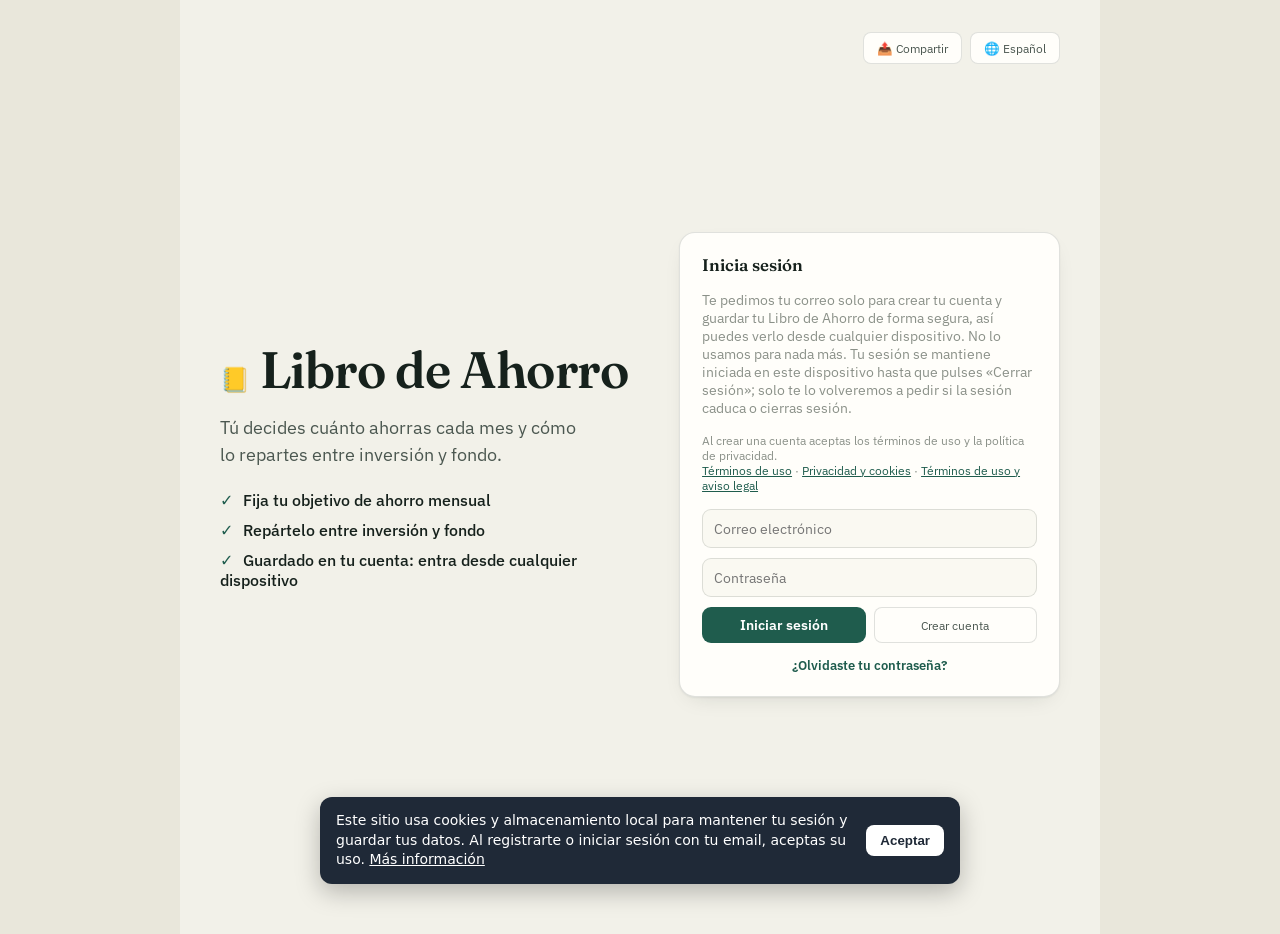
<file: original.html>
<!doctype html>
<html lang="es">
<head>
<meta charset="utf-8">
<meta name="viewport" content="width=device-width, initial-scale=1">
<style>:root{color-scheme:light}body{margin:0;padding:0}img{max-width:100%}[hidden]{display:none !important}</style>
<title>Libro de Ahorro</title>
</head>
<body>
<link href="fonts.css" rel="stylesheet">
<style>
  :root {
    color-scheme: light;
    --bg: #f2f1e9;
    --page-edge: #e9e7db;
    --surface: #fffefa;
    --surface-2: #faf9f2;
    --ink: #16211c;
    --ink-soft: #4b5750;
    --ink-mute: #8b9189;
    --line: rgba(22,33,28,0.13);
    --line-soft: rgba(22,33,28,0.07);
    --accent: #1f5c4d;
    --accent-ink: #ffffff;
    --accent-soft: #dfeae5;
    --emerg: #a5661f;
    --emerg-soft: #f3e4d2;
    --good: #0ca30c;
    --warn: #c9560c;
    --crit: #b3261e;
    --shadow: 0 1px 2px rgba(22,33,28,0.06), 0 8px 24px -12px rgba(22,33,28,0.18);
    --cat-1: #2a78d6;
    --cat-2: #eb6834;
    --cat-3: #1baf7a;
    --cat-4: #eda100;
    --cat-5: #e87ba4;
    --cat-6: #008300;
    --cat-7: #4a3aa7;
    --cat-8: #e34948;
  }
  @media (prefers-color-scheme: dark) {
    :root:not([data-theme="light"]) {
      color-scheme: dark;
      --bg: #121815;
      --page-edge: #0c100e;
      --surface: #1a211d;
      --surface-2: #202722;
      --ink: #f3f2ec;
      --ink-soft: #c3cac2;
      --ink-mute: #8b9189;
      --line: rgba(243,242,236,0.13);
      --line-soft: rgba(243,242,236,0.07);
      --accent: #4fb89b;
      --accent-ink: #08211a;
      --accent-soft: #1e3a32;
      --emerg: #e0a24c;
      --emerg-soft: #3a2d18;
      --good: #4fd44f;
      --warn: #f0985a;
      --crit: #ef6b64;
      --shadow: 0 1px 2px rgba(0,0,0,0.3), 0 8px 24px -12px rgba(0,0,0,0.45);
      --cat-1: #3987e5;
      --cat-2: #d95926;
      --cat-3: #199e70;
      --cat-4: #c98500;
      --cat-5: #d55181;
      --cat-6: #3fbf3f;
      --cat-7: #9085e9;
      --cat-8: #e66767;
    }
  }
  :root[data-theme="dark"] {
    color-scheme: dark;
    --bg: #121815;
    --page-edge: #0c100e;
    --surface: #1a211d;
    --surface-2: #202722;
    --ink: #f3f2ec;
    --ink-soft: #c3cac2;
    --ink-mute: #8b9189;
    --line: rgba(243,242,236,0.13);
    --line-soft: rgba(243,242,236,0.07);
    --accent: #4fb89b;
    --accent-ink: #08211a;
    --accent-soft: #1e3a32;
    --emerg: #e0a24c;
    --emerg-soft: #3a2d18;
    --good: #4fd44f;
    --warn: #f0985a;
    --crit: #ef6b64;
    --shadow: 0 1px 2px rgba(0,0,0,0.3), 0 8px 24px -12px rgba(0,0,0,0.45);
    --cat-1: #3987e5;
    --cat-2: #d95926;
    --cat-3: #199e70;
    --cat-4: #c98500;
    --cat-5: #d55181;
    --cat-6: #3fbf3f;
    --cat-7: #9085e9;
    --cat-8: #e66767;
  }

  * { box-sizing: border-box; }
/* Ventas, retiros y total acumulado */
.out-toggle { align-self: flex-start; font-size: 0.78rem; }
.out-row button[type="submit"] { background: var(--crit) !important; color: #fff !important; }
.entry-row.venta .name { color: var(--crit); }
.cum-summary { display: flex; flex-wrap: wrap; gap: 18px; font-size: 0.85rem; color: var(--ink-soft); }
.cum-summary .dot { display: inline-block; width: 9px; height: 9px; border-radius: 50%; margin-right: 6px; }
.cum-summary b { color: var(--ink); margin-left: 4px; }
.cum-note { font-size: 0.75rem; color: var(--ink-mute); margin: 0; }
.cat-chips { display: flex; flex-wrap: wrap; gap: 6px; align-items: center; font-size: 0.75rem; color: var(--ink-mute); }
.cat-chip { display: inline-flex; align-items: center; gap: 2px; background: var(--emerg-soft); color: var(--ink); border-radius: 999px; padding: 3px 4px 3px 10px; }
.cat-chip button { background: none; border: 0; color: var(--ink-mute); cursor: pointer; font-size: 0.72rem; padding: 0 5px; line-height: 1; }
.cat-chip button:hover { color: var(--crit); }
.modal-back { position: fixed; inset: 0; background: rgba(0,0,0,0.4); display: flex; align-items: center; justify-content: center; z-index: 10000; padding: 16px; }
.modal-box { background: var(--surface); color: var(--ink); border-radius: 14px; padding: 20px; max-width: 360px; width: 100%; box-shadow: var(--shadow); }
.modal-title { font-weight: 600; margin: 0 0 6px; font-size: 1rem; }
.modal-sub { margin: 0 0 16px; font-size: 0.82rem; color: var(--ink-mute); }
.modal-actions { display: flex; justify-content: flex-end; gap: 8px; }
.modal-danger { background: var(--crit); color: #fff; border: 0; border-radius: 9px; padding: 8px 14px; font-family: inherit; font-weight: 600; cursor: pointer; }
.fscope-toggle { display: flex; gap: 6px; font-size: 0.75rem; }
.fscope-toggle button { font-family: inherit; font-size: 0.75rem; padding: 4px 10px; border-radius: 999px; border: 1px solid var(--line); background: transparent; color: var(--ink-soft); cursor: pointer; }
.fscope-toggle button.active { background: var(--accent-soft); color: var(--accent); border-color: transparent; font-weight: 600; }
/* Portada de inicio de sesión */
.auth-cover { min-height: calc(100vh - 120px); display: grid; grid-template-columns: 1.1fr 1fr; gap: 40px; align-items: center; }
.auth-hero .brand h1 { font-size: clamp(2.2rem, 5vw, 3.2rem); }
.auth-hero .mark { font-size: 2.4rem; }
.auth-lead { font-size: 1.1rem; color: var(--ink-soft); margin: 14px 0 22px; max-width: 34ch; line-height: 1.5; }
.auth-points { list-style: none; padding: 0; margin: 0; display: grid; gap: 10px; font-weight: 500; }
.auth-points li::before { content: "✓"; color: var(--accent); font-weight: 700; margin-right: 10px; }
.auth-card { max-width: 400px; width: 100%; justify-self: end; }
.link-btn { background: none; border: 0; padding: 4px 0 0; color: var(--accent); font-family: inherit; font-size: 0.82rem; font-weight: 600; cursor: pointer; align-self: center; }
.link-btn:hover { text-decoration: underline; }
body.auth-out header.top { display: none; }
@media (max-width: 720px) { .auth-cover { grid-template-columns: 1fr; min-height: auto; gap: 24px; } .auth-card { justify-self: stretch; max-width: none; } }
  html, body { margin: 0; padding: 0; }
  body {
    background: var(--page-edge);
    color: var(--ink);
    font-family: "IBM Plex Sans", system-ui, -apple-system, sans-serif;
    -webkit-font-smoothing: antialiased;
  }
  .sheet {
    max-width: 920px;
    margin: 0 auto;
    background: var(--bg);
    min-height: 100vh;
    padding: 28px 20px 64px;
  }
  @media (min-width: 640px) {
    .sheet { padding: 44px 40px 80px; }
  }

  h1, h2, h3 { font-family: "Fraunces", Georgia, serif; margin: 0; font-weight: 600; text-wrap: balance; }
  .num { font-family: "IBM Plex Mono", "Courier New", monospace; font-variant-numeric: tabular-nums; }

  /* ---- header ---- */
  header.top {
    display: flex;
    align-items: baseline;
    justify-content: space-between;
    gap: 16px;
    padding-bottom: 22px;
    border-bottom: 1px solid var(--line);
    margin-bottom: 28px;
    flex-wrap: wrap;
  }
  .brand { display: flex; align-items: baseline; gap: 10px; }
  .brand h1 { font-size: 1.5rem; letter-spacing: -0.01em; }
  .brand .mark { font-size: 1.5rem; }
  .top-sub { color: var(--ink-mute); font-size: 0.85rem; margin: 4px 0 0; }
  .theme-note { font-size: 0.75rem; color: var(--ink-mute); text-align: right; max-width: 240px; line-height: 1.4; }
  .sync-dot { display:inline-block; width:7px; height:7px; border-radius:50%; margin-right:5px; background: var(--ink-mute); }
  .sync-dot.on { background: var(--good); }

  /* ---- month switcher ---- */
  .month-bar {
    display: flex; align-items: center; justify-content: center; gap: 14px;
    margin-bottom: 26px;
  }
  .month-btn {
    width: 34px; height: 34px; border-radius: 50%;
    border: 1px solid var(--line); background: var(--surface);
    color: var(--ink); font-size: 1rem; cursor: pointer;
    display: flex; align-items: center; justify-content: center;
    transition: background .15s;
  }
  .month-btn:hover { background: var(--surface-2); }
  .month-label { font-family: "Fraunces", serif; font-size: 1.15rem; font-weight: 600; min-width: 190px; text-align: center; text-transform: capitalize; }
  .month-today {
    font-size: 0.7rem; color: var(--accent); border: 1px solid var(--accent-soft);
    background: var(--accent-soft); padding: 3px 9px; border-radius: 20px; cursor: pointer;
  }

  /* ---- hero split ---- */
  .hero {
    background: var(--surface);
    border: 1px solid var(--line);
    border-radius: 18px;
    padding: 26px 24px;
    box-shadow: var(--shadow);
    margin-bottom: 22px;
  }
  .hero-top { display: flex; justify-content: space-between; align-items: flex-start; gap: 16px; flex-wrap: wrap; margin-bottom: 18px; }
  .hero-title { font-size: 0.75rem; text-transform: uppercase; letter-spacing: 0.08em; color: var(--ink-mute); margin-bottom: 6px; }
  .total-edit { display: flex; align-items: baseline; gap: 8px; }
  .total-edit input {
    font-family: "Fraunces", serif; font-size: 2rem; font-weight: 600;
    width: 130px; border: none; background: transparent; color: var(--ink);
    border-bottom: 2px dashed var(--line); padding: 0 2px 2px;
  }
  .total-edit input:focus { outline: none; border-bottom-color: var(--accent); }
  .total-edit .eur { font-family: "Fraunces", serif; font-size: 2rem; font-weight: 600; }
  .total-sub { color: var(--ink-mute); font-size: 0.82rem; }

  .split-visual { display: flex; height: 30px; border-radius: 8px; overflow: hidden; gap: 2px; margin-bottom: 14px; background: var(--surface-2); }
  .split-seg { display: flex; align-items: center; justify-content: center; font-size: 0.72rem; font-weight: 600; color: white; transition: flex-basis .18s ease; white-space: nowrap; overflow: hidden; }
  .split-seg.invest { background: var(--accent); }
  .split-seg.emerg { background: var(--emerg); }

  .split-slider-row { display: flex; align-items: center; gap: 14px; margin-bottom: 6px; }
  .split-slider-row input[type=range] {
    flex: 1; accent-color: var(--accent); height: 4px; cursor: pointer;
  }
  .split-legend { display: flex; justify-content: space-between; font-size: 0.85rem; }
  .split-legend .lg { display: flex; align-items: center; gap: 7px; }
  .dot { width: 9px; height: 9px; border-radius: 50%; flex-shrink: 0; }
  .dot.invest { background: var(--accent); }
  .dot.emerg { background: var(--emerg); }
  .split-legend b { font-family: "IBM Plex Mono", monospace; }

  /* ---- cards ---- */
  .grid2 { display: grid; grid-template-columns: 1fr; gap: 20px; margin-bottom: 22px; }
  @media (min-width: 760px) { .grid2 { grid-template-columns: 1fr 1fr; } }

  .card {
    background: var(--surface); border: 1px solid var(--line); border-radius: 16px;
    padding: 22px; box-shadow: var(--shadow); display: flex; flex-direction: column; gap: 16px;
  }
  .card-head { display: flex; align-items: center; justify-content: space-between; gap: 10px; }
  .card-head h2 { font-size: 1.05rem; display: flex; align-items: center; gap: 8px; }
  .card-head .swatch { width: 11px; height: 11px; border-radius: 3px; }
  .card-target { font-size: 0.78rem; color: var(--ink-mute); }

  .progress-wrap { display: flex; flex-direction: column; gap: 6px; }
  .progress-track { height: 10px; background: var(--surface-2); border-radius: 20px; overflow: hidden; border: 1px solid var(--line-soft); }
  .progress-fill { height: 100%; border-radius: 20px; transition: width .25s ease; }
  .progress-fill.invest { background: var(--accent); }
  .progress-fill.emerg { background: var(--emerg); }
  .progress-fill.over { background: var(--warn); }
  .progress-nums { display: flex; justify-content: space-between; font-size: 0.82rem; color: var(--ink-soft); }
  .progress-nums b { color: var(--ink); }

  .fund-total { display: flex; align-items: baseline; gap: 8px; padding: 10px 0 2px; border-top: 1px dashed var(--line); margin-top: 2px; }
  .fund-total .n { font-family: "Fraunces", serif; font-size: 1.6rem; font-weight: 600; }
  .fund-total .l { font-size: 0.78rem; color: var(--ink-mute); }

  form.add-row { display: flex; flex-wrap: wrap; gap: 8px; }
  form.add-row select, form.add-row input[type=number], form.add-row input[type=text] {
    font-family: inherit; font-size: 0.85rem; padding: 8px 10px;
    border: 1px solid var(--line); border-radius: 9px; background: var(--surface-2); color: var(--ink);
  }
  form.add-row select { flex: 1 1 110px; min-width: 100px; }
  form.add-row input[type=number] { width: 90px; }
  form.add-row input[type=text] { flex: 1 1 100px; }
  form.add-row button {
    font-family: inherit; font-size: 0.85rem; font-weight: 600; padding: 8px 14px;
    border: none; border-radius: 9px; background: var(--accent); color: var(--accent-ink); cursor: pointer;
  }
  form.add-row.emerg button { background: var(--emerg); }
  form.add-row button:hover { filter: brightness(1.06); }
  .new-cat-row { display: none; gap: 8px; }
  .new-cat-row.show { display: flex; }

  .entries-list { display: flex; flex-direction: column; gap: 0; border-top: 1px solid var(--line-soft); }
  .entry-row { display: flex; align-items: center; gap: 10px; padding: 9px 0; border-bottom: 1px solid var(--line-soft); font-size: 0.85rem; }
  .entry-row .dot { flex-shrink: 0; }
  .entry-cat { flex: 1; min-width: 0; }
  .entry-cat .name { font-weight: 500; }
  .entry-cat .note { color: var(--ink-mute); font-size: 0.78rem; }
  .entry-amt { font-family: "IBM Plex Mono", monospace; font-weight: 600; }
  .entry-del { background: none; border: none; color: var(--ink-mute); cursor: pointer; font-size: 0.95rem; padding: 2px 4px; line-height: 1; }
  .entry-del:hover { color: var(--crit); }
  .empty-note { color: var(--ink-mute); font-size: 0.83rem; font-style: italic; padding: 4px 0; }
  .limit-msg { font-size: 0.8rem; color: var(--crit); background: var(--emerg-soft); border: 1px solid var(--emerg-soft); border-radius: 9px; padding: 8px 11px; line-height: 1.4; }

  /* category breakdown bar */
  .breakdown-toggle { display: flex; gap: 6px; font-size: 0.75rem; }
  .breakdown-toggle button {
    border: 1px solid var(--line); background: var(--surface-2); color: var(--ink-soft);
    border-radius: 20px; padding: 4px 11px; cursor: pointer; font-family: inherit;
  }
  .breakdown-toggle button.active { background: var(--accent-soft); color: var(--accent); border-color: var(--accent-soft); font-weight: 600; }
  .stack-bar { display: flex; height: 22px; border-radius: 6px; overflow: hidden; gap: 2px; }
  .stack-seg { min-width: 3px; cursor: default; }
  .cat-legend { display: flex; flex-direction: column; gap: 7px; }
  .cat-legend-row { display: flex; align-items: center; gap: 8px; font-size: 0.82rem; }
  .cat-legend-row .name { flex: 1; }
  .cat-legend-row .pct { color: var(--ink-mute); width: 38px; text-align: right; }
  .cat-legend-row .amt { font-family: "IBM Plex Mono", monospace; width: 62px; text-align: right; }

  /* history */
  .card.wide { grid-column: 1 / -1; }
  table.history { width: 100%; border-collapse: collapse; font-size: 0.85rem; }
  table.history th, table.history td { text-align: right; padding: 8px 6px; border-bottom: 1px solid var(--line-soft); }
  table.history th:first-child, table.history td:first-child { text-align: left; }
  table.history th { color: var(--ink-mute); font-weight: 600; font-size: 0.72rem; text-transform: uppercase; letter-spacing: 0.04em; }
  table.history td.num, table.history th.num { font-family: "IBM Plex Mono", monospace; }
  table.history tr:last-child td { border-bottom: none; }
  .tag { display: inline-block; font-size: 0.68rem; padding: 1px 7px; border-radius: 20px; font-weight: 600; }
  .tag.ok { background: var(--accent-soft); color: var(--accent); }
  .tag.under { background: var(--emerg-soft); color: var(--emerg); }
  .table-wrap { overflow-x: auto; }

  .chart-wrap { position: relative; }
  svg.trend text { fill: var(--ink-mute); font-family: "IBM Plex Mono", monospace; font-size: 9px; }
  svg.trend .gridline { stroke: var(--line-soft); stroke-width: 1; }
  svg.trend .target-line { stroke: var(--ink-mute); stroke-width: 1.5; stroke-dasharray: 3 3; }
  .tip {
    position: fixed; pointer-events: none; background: var(--ink); color: var(--bg);
    font-size: 0.75rem; padding: 6px 10px; border-radius: 8px; z-index: 50;
    opacity: 0; transform: translate(-50%, -110%); transition: opacity .1s;
    font-family: "IBM Plex Sans", sans-serif; white-space: nowrap; box-shadow: var(--shadow);
  }
  .tip.show { opacity: 1; }
  .tip .row { display: flex; gap: 6px; align-items: center; }
  .tip b { font-family: "IBM Plex Mono", monospace; }

  /* footer / backup */
  footer.foot {
    margin-top: 30px; padding-top: 18px; border-top: 1px solid var(--line);
    display: flex; justify-content: space-between; align-items: center; flex-wrap: wrap; gap: 10px;
  }
  .foot-note { font-size: 0.75rem; color: var(--ink-mute); max-width: 480px; line-height: 1.5; }
  .foot-actions { display: flex; gap: 8px; }
  .ghost-btn {
    font-family: inherit; font-size: 0.78rem; padding: 7px 13px; border-radius: 8px;
    border: 1px solid var(--line); background: var(--surface); color: var(--ink-soft); cursor: pointer;
  }
  .ghost-btn:hover { color: var(--ink); background: var(--surface-2); }

  @media (prefers-reduced-motion: reduce) {
    * { transition: none !important; }
  }
</style>

<div class="sheet">

  <header class="top">
    <div>
      <div class="brand"><span class="mark">📒</span><h1>Libro de Ahorro</h1></div>
      <p class="top-sub" id="topSub">Tú decides cuánto ahorras cada mes y cómo lo repartes.</p>
    </div>
    <div style="text-align:right">
      <div class="theme-note"><span class="sync-dot" id="syncDot"></span><span id="syncLabel">cargando…</span></div>
      <div id="accountBar" style="margin-top:6px;font-size:0.75rem;color:var(--ink-mute);display:flex;gap:8px;align-items:center;justify-content:flex-end" hidden>
        <span id="accountEmail"></span>
        <button type="button" id="signOutBtn" class="ghost-btn" style="padding:2px 8px;font-size:0.7rem">Cerrar sesión</button>
      </div>
    </div>
  </header>

  <div id="authGate" class="auth-cover" hidden>
    <div class="auth-hero">
      <div class="brand"><span class="mark">📒</span><h1>Libro de Ahorro</h1></div>
      <p class="auth-lead">Tú decides cuánto ahorras cada mes y cómo lo repartes entre inversión y fondo.</p>
      <ul class="auth-points">
        <li>Fija tu objetivo de ahorro mensual</li>
        <li>Repártelo entre inversión y fondo</li>
        <li>Guardado en tu cuenta: entra desde cualquier dispositivo</li>
      </ul>
    </div>
    <div class="card auth-card">
    <div class="card-head">
      <h2 id="authHeading">Inicia sesión</h2>
    </div>
    <p style="color:var(--ink-mute);font-size:0.85rem;margin:0">Te pedimos tu correo solo para crear tu cuenta y guardar tu Libro de Ahorro de forma segura, así puedes verlo desde cualquier dispositivo. No lo usamos para nada más. Tu sesión se mantiene iniciada en este dispositivo hasta que pulses «Cerrar sesión»; solo te lo volveremos a pedir si la sesión caduca o cierras sesión.</p>
    <p style="font-size:0.75rem;margin:0;color:var(--ink-mute)">Al crear una cuenta aceptas los términos de uso y la política de privacidad.<br><a href="terminos.html" style="color:var(--accent)">Términos de uso</a> · <a href="privacidad.html" style="color:var(--accent)">Privacidad y cookies</a> · <a href="terminos.html" style="color:var(--accent)">Términos de uso y aviso legal</a></p>
    <form id="authForm" style="display:flex;flex-direction:column;gap:10px">
      <input type="email" id="authEmail" placeholder="Correo electrónico" autocomplete="email" required style="font-family:inherit;font-size:0.9rem;padding:9px 11px;border:1px solid var(--line);border-radius:9px;background:var(--surface-2);color:var(--ink)">
      <input type="password" id="authPassword" placeholder="Contraseña" autocomplete="current-password" required minlength="6" style="font-family:inherit;font-size:0.9rem;padding:9px 11px;border:1px solid var(--line);border-radius:9px;background:var(--surface-2);color:var(--ink)">
      <div style="display:flex;gap:8px">
        <button type="submit" id="authLoginBtn" style="flex:1;font-family:inherit;font-size:0.85rem;font-weight:600;padding:9px 14px;border:none;border-radius:9px;background:var(--accent);color:var(--accent-ink);cursor:pointer">Iniciar sesión</button>
        <button type="button" id="authSignupBtn" class="ghost-btn" style="flex:1">Crear cuenta</button>
      </div>
      <button type="button" id="forgotBtn" class="link-btn">¿Olvidaste tu contraseña?</button>
    </form>
    <form id="newPassForm" hidden style="display:flex;flex-direction:column;gap:10px">
      <input type="password" id="newPassword" placeholder="Nueva contraseña (mínimo 6 caracteres)" autocomplete="new-password" required minlength="6" style="font-family:inherit;font-size:0.9rem;padding:9px 11px;border:1px solid var(--line);border-radius:9px;background:var(--surface-2);color:var(--ink)">
      <button type="submit" id="newPassSubmit" style="font-family:inherit;font-size:0.85rem;font-weight:600;padding:9px 14px;border:none;border-radius:9px;background:var(--accent);color:var(--accent-ink);cursor:pointer">Guardar nueva contraseña</button>
    </form>
    <div id="authMsg" class="limit-msg" hidden></div>
    </div>
  </div>

  <div id="appRoot" hidden>

  <div class="month-bar">
    <button class="month-btn" id="prevMonth" aria-label="Mes anterior">‹</button>
    <div class="month-label" id="monthLabel"></div>
    <button class="month-btn" id="nextMonth" aria-label="Mes siguiente">›</button>
    <button class="month-today" id="gotoToday">hoy</button>
  </div>

  <section class="hero">
    <div class="hero-top">
      <div>
        <div class="hero-title">Objetivo de ahorro mensual</div>
        <div class="total-edit">
          <span class="eur">€</span><input type="number" id="totalInput" min="0" step="10" value="0">
        </div>
        <div class="total-sub">Escribe cuánto quieres ahorrar este mes y ajusta el reparto abajo</div>
      </div>
    </div>

    <div class="split-visual" id="splitVisual"></div>

    <div class="split-slider-row">
      <span style="font-size:0.78rem;color:var(--ink-mute)">0</span>
      <input type="range" id="splitSlider" min="0" max="0" step="5" value="0">
      <span style="font-size:0.78rem;color:var(--ink-mute)" id="sliderMax">0</span>
    </div>

    <div class="split-legend">
      <span class="lg"><span class="dot invest"></span>Inversión <b class="num" id="investAmtLabel">0 €</b></span>
      <span class="lg"><span class="dot emerg"></span>Fondo <b class="num" id="emergAmtLabel">0 €</b></span>
    </div>
  </section>

  <div class="grid2">

    <!-- INVESTMENT CARD -->
    <div class="card">
      <div class="card-head">
        <h2><span class="swatch" style="background:var(--accent)"></span>Inversión</h2>
        <span class="card-target num" id="investTargetLabel">objetivo 0 €</span>
      </div>

      <div class="progress-wrap">
        <div class="progress-track"><div class="progress-fill invest" id="investProgressFill"></div></div>
        <div class="progress-nums"><b class="num" id="investProgressText">0 € / 0 €</b><span id="investProgressPct">0%</span></div>
      </div>

      <form class="add-row" id="investForm">
        <select id="investCat"></select>
        <input type="number" id="investAmt" placeholder="€" min="0" step="1" required>
        <input type="text" id="investNote" placeholder="nota (opcional)">
        <button type="submit">Añadir</button>
      </form>
      <div class="new-cat-row" id="newCatRow">
        <input type="text" id="newCatInput" placeholder="nombre de la categoría">
        <button type="button" class="ghost-btn" id="newCatConfirm">crear</button>
      </div>
      <div class="fund-total">
        <span class="n num" id="investAllTotal">0 €</span>
        <span class="l">invertido en total (descontando ventas)</span>
      </div>
      <button type="button" class="ghost-btn out-toggle" id="sellToggle">− Registrar una venta</button>
      <form class="add-row out-row" id="sellForm" hidden>
        <select id="sellCat"></select>
        <input type="number" id="sellAmt" placeholder="€ vendidos" min="0" step="0.01" required>
        <input type="text" id="sellNote" placeholder="nota (opcional)">
        <button type="submit">Vender</button>
      </form>
      <div id="sellMsg" class="limit-msg" hidden></div>
      <div id="investLimitMsg" class="limit-msg" hidden></div>

      <div class="entries-list" id="investEntries"></div>

      <div style="display:flex;flex-direction:column;gap:10px;padding-top:4px;border-top:1px dashed var(--line)">
        <div class="breakdown-toggle">
          <button type="button" class="active" data-scope="month">este mes</button>
          <button type="button" data-scope="all">histórico</button>
        </div>
        <div class="stack-bar" id="catStackBar"></div>
        <div class="cat-legend" id="catLegend"></div>
      </div>
    </div>

    <!-- EMERGENCY CARD -->
    <div class="card">
      <div class="card-head">
        <h2><span class="swatch" style="background:var(--emerg)"></span>Fondo</h2>
        <span class="card-target num" id="emergTargetLabel">objetivo 0 €</span>
      </div>

      <div class="progress-wrap">
        <div class="progress-track"><div class="progress-fill emerg" id="emergProgressFill"></div></div>
        <div class="progress-nums"><b class="num" id="emergProgressText">0 € / 0 €</b><span id="emergProgressPct">0%</span></div>
      </div>

      <div class="fund-total">
        <span class="n num" id="emergFundTotal">0 €</span>
        <span class="l">acumulado en el fondo (todos los meses)</span>
      </div>

      <form class="add-row emerg" id="emergForm">
        <select id="emergCat" title="¿En qué lo gastarás?"></select>
        <input type="number" id="emergAmt" placeholder="€" min="0" step="1" required style="width:110px">
        <input type="text" id="emergNote" placeholder="nota (opcional)">
        <button type="submit">Añadir</button>
      </form>
      <div class="new-cat-row" id="emergNewCatRow">
        <input type="text" id="emergNewCatInput" placeholder="¿en qué lo gastarás? (p. ej. Vacaciones)">
        <button type="button" class="ghost-btn" id="emergNewCatConfirm">crear</button>
      </div>
      <div class="cat-chips"><span>Categorías del fondo:</span><span id="fondoCatChips" class="cat-chips"></span></div>
      <button type="button" class="ghost-btn out-toggle" id="withdrawToggle">− Sacar dinero del fondo</button>
      <form class="add-row out-row" id="withdrawForm" hidden>
        <select id="withdrawCat"></select>
        <input type="number" id="withdrawAmt" placeholder="€" min="0" step="0.01" required>
        <input type="text" id="withdrawNote" placeholder="nota (opcional)">
        <button type="submit">Sacar</button>
      </form>
      <div id="withdrawMsg" class="limit-msg" hidden></div>
      <div id="emergLimitMsg" class="limit-msg" hidden></div>

      <div class="entries-list" id="emergEntries"></div>
      <div style="display:flex;flex-direction:column;gap:10px;padding-top:4px;border-top:1px dashed var(--line)">
        <div class="cat-chips"><span>Registro del fondo por categoría</span></div>
        <div class="fscope-toggle" id="fondoScopeToggle">
          <button type="button" data-fscope="month">este mes</button>
          <button type="button" class="active" data-fscope="all">histórico</button>
        </div>
        <div class="stack-bar" id="fondoStackBar"></div>
        <div class="cat-legend" id="fondoLegend"></div>
      </div>
    </div>

    <!-- HISTORY -->
    <div class="card wide">
      <div class="card-head">
        <h2>Historial mensual</h2>
        <span class="card-target" id="historyTargetLabel">objetivo total 0 €/mes</span>
      </div>

      <div class="chart-wrap">
        <svg class="trend" id="trendChart" viewBox="0 0 800 220" style="width:100%;height:auto;display:block"></svg>
      </div>

      <div class="table-wrap">
        <table class="history">
          <thead>
            <tr><th>Mes</th><th class="num">Inversión</th><th class="num">Fondo</th><th class="num">Total</th><th>Estado</th></tr>
          </thead>
          <tbody id="historyBody"></tbody>
        </table>
      </div>
    </div>

    <!-- TOTAL ACUMULADO -->
    <div class="card wide">
      <div class="card-head">
        <h2>Total ahorrado acumulado</h2>
        <span class="card-target num" id="cumTotalLabel">0 €</span>
      </div>
      <div class="cum-summary">
        <div><span class="dot" style="background:var(--accent)"></span>Inversión <b class="num" id="cumInvest">0 €</b></div>
        <div><span class="dot" style="background:var(--emerg)"></span>Fondo <b class="num" id="cumFondo">0 €</b></div>
        <div><span class="dot" style="background:var(--ink)"></span>Total <b class="num" id="cumTotal">0 €</b></div>
      </div>
      <div class="chart-wrap">
        <svg class="trend" id="cumChart" viewBox="0 0 800 220" style="width:100%;height:auto;display:block"></svg>
      </div>
      <p class="cum-note">Suma de todo lo que has aportado mes a mes, restando lo que has vendido o sacado del fondo.</p>
    </div>

  </div>

  <footer class="foot">
    <p class="foot-note">Tus datos se guardan en tu cuenta. Usa «Exportar copia» para descargar una copia de seguridad en cualquier momento (o para pasarlos a otro dispositivo con «Importar copia»).</p>
    <div class="foot-actions">
      <button class="ghost-btn" id="exportBtn">Exportar copia</button>
      <button class="ghost-btn" id="importBtn">Importar copia</button>
      <input type="file" id="importFile" accept="application/json" style="display:none">
    </div>
    <p class="foot-note" style="width:100%"><a href="privacidad.html" style="color:var(--accent)">Privacidad y cookies</a></p>
  </footer>

  </div>

</div>

<div class="tip" id="tip"></div>

<script src="supabase.min.js"></script>
<script>
(function(){
  "use strict";

  var STORAGE_KEY = "libro-ahorro-v1";
  var CAT_COLORS = ["--cat-1","--cat-2","--cat-3","--cat-4","--cat-5","--cat-6","--cat-7","--cat-8"];
  var MESES = ["enero","febrero","marzo","abril","mayo","junio","julio","agosto","septiembre","octubre","noviembre","diciembre"];

  function todayMonthKey(){
    var d = new Date();
    return d.getFullYear() + "-" + String(d.getMonth()+1).padStart(2,"0");
  }
  function monthKeyToLabel(key){
    var parts = key.split("-"); var y = parts[0], m = parseInt(parts[1],10)-1;
    return MESES[m] + " " + y;
  }
  function addMonths(key, delta){
    var parts = key.split("-"); var y = parseInt(parts[0],10), m = parseInt(parts[1],10)-1;
    var d = new Date(y, m + delta, 1);
    return d.getFullYear() + "-" + String(d.getMonth()+1).padStart(2,"0");
  }
  function uid(){ return Date.now().toString(36) + Math.random().toString(36).slice(2,7); }
  function fmtEur(n){
    n = Math.round(n);
    return n.toLocaleString("es-ES") + " €";
  }
  function clamp(n,min,max){ return Math.max(min, Math.min(max, n)); }

  // Empieza siempre a cero: nada de objetivos ni reparto predefinidos.
  // El usuario decide cuánto quiere ahorrar y cómo repartirlo desde cero.
  function defaultState(){
    return {
      totalMensual: 0,
      investObjetivo: 0,
      categorias: ["Bitcoin","ETF","Acciones"],
      entries: [],       // {id, mes, categoria, cantidad, nota, fecha}
      emergEntries: [],  // {id, mes, categoria, cantidad, nota, fecha}
      fondoCategorias: ["Imprevistos","Viajes","Coche","Casa","Salud"],
      ventas: []         // {id, mes, tipo: "invest"|"fondo", categoria, cantidad, nota, fecha}
    };
  }
  function mergeDefaults(data){
    var def = defaultState();
    data = data || {};
    for (var k in def) if (!(k in data)) data[k] = def[k];
    return data;
  }

  // ---------- storage: Supabase (per-account), with a localStorage cache ----------
  var SUPABASE_URL = "https://nhhskvauwdudhojjvodi.supabase.co";
  var SUPABASE_KEY = "sb_publishable_0EouCOgtpq146qgFsMusDg_bvQh58MI";
  var SUPABASE_TABLE = "libro_ahorro";

  var sb = null;
  try {
    if (window.supabase && window.supabase.createClient) {
      sb = window.supabase.createClient(SUPABASE_URL, SUPABASE_KEY);
    }
  } catch (e) { sb = null; }

  var currentUser = null;

  function loadLocalState(){
    try {
      var raw = localStorage.getItem(STORAGE_KEY);
      return raw ? mergeDefaults(JSON.parse(raw)) : defaultState();
    } catch(e){ return defaultState(); }
  }
  function saveLocalState(){
    try { localStorage.setItem(STORAGE_KEY, JSON.stringify(state)); } catch(e){}
  }
  function setSyncStatus(on, label){
    var dot = document.getElementById("syncDot");
    var lbl = document.getElementById("syncLabel");
    if (dot) dot.className = "sync-dot" + (on ? " on" : "");
    if (lbl) lbl.textContent = label;
  }

  // Guarda en Supabase (si hay sesión) y siempre deja una copia local de respaldo.
  function saveState(){
    saveLocalState();
    if (sb && currentUser){
      sb.from(SUPABASE_TABLE)
        .upsert({ user_id: currentUser.id, data: state, updated_at: new Date().toISOString() })
        .then(function(res){
          if (res.error) { setSyncStatus(false, "sin conexión, guardado local"); }
          else { setSyncStatus(true, "guardado en tu cuenta"); }
        });
    }
  }

  async function loadStateForUser(user){
    if (!sb) return loadLocalState();
    try {
      var res = await sb.from(SUPABASE_TABLE).select("data").eq("user_id", user.id).maybeSingle();
      if (res.error) throw res.error;
      if (res.data && res.data.data) return mergeDefaults(res.data.data);
      var fresh = defaultState();
      await sb.from(SUPABASE_TABLE).insert({ user_id: user.id, data: fresh });
      return fresh;
    } catch (e) {
      setSyncStatus(false, "sin conexión, guardado local");
      return loadLocalState();
    }
  }

  var state = defaultState();
  var currentMonth = todayMonthKey();
  var breakdownScope = "month";

  // ---------- derived helpers ----------
  function investEntriesForMonth(mes){ return state.entries.filter(function(e){ return e.mes === mes; }); }
  function emergEntriesForMonth(mes){ return state.emergEntries.filter(function(e){ return e.mes === mes; }); }
  function sum(arr, key){ return arr.reduce(function(a,b){ return a + (b[key]||0); }, 0); }

  function investTotalMonth(mes){ return sum(investEntriesForMonth(mes), "cantidad"); }
  function emergTotalMonth(mes){ return sum(emergEntriesForMonth(mes), "cantidad"); }
  function ventasDe(tipo, mes){ return (state.ventas || []).filter(function(v){ return v.tipo === tipo && (!mes || v.mes === mes); }); }
  function emergFundTotal(){ return sum(state.emergEntries, "cantidad") - sum(ventasDe("fondo"), "cantidad"); }
  function investHolding(cat){
    var dentro = sum(state.entries.filter(function(e){ return e.categoria === cat; }), "cantidad");
    var fuera = sum(ventasDe("invest").filter(function(v){ return v.categoria === cat; }), "cantidad");
    return dentro - fuera;
  }
  function investTotalAll(){ return sum(state.entries, "cantidad") - sum(ventasDe("invest"), "cantidad"); }
  function fillSelect(sel, items, withNew, emptyText){
    var prev = sel.value;
    sel.innerHTML = "";
    items.forEach(function(c){ var o = document.createElement("option"); o.value = c; o.textContent = c; sel.appendChild(o); });
    if (!items.length && emptyText){ var e = document.createElement("option"); e.value = ""; e.textContent = emptyText; sel.appendChild(e); }
    if (withNew){ var o2 = document.createElement("option"); o2.value = "__nueva__"; o2.textContent = "+ nueva categoría"; sel.appendChild(o2); }
    if (items.indexOf(prev) >= 0) sel.value = prev;
  }
  function ventaRow(v){
    return '<div class="entry-row venta">' +
      '<span class="dot" style="background:var(--crit)"></span>' +
      '<span class="entry-cat"><span class="name">' + (v.tipo === "invest" ? "Venta" : "Retiro") + ' · ' + escapeHtml(v.categoria || "") + '</span>' +
      (v.nota ? '<span class="note"> · ' + escapeHtml(v.nota) + '</span>' : '') + '</span>' +
      '<span class="entry-amt num" style="color:var(--crit)">−' + fmtEur(v.cantidad) + '</span>' +
      '<button class="entry-del" data-del-venta="' + v.id + '" aria-label="Eliminar">✕</button>' +
    '</div>';
  }

  function categoryColor(cat){
    var idx = state.categorias.indexOf(cat);
    if (idx < 0) idx = state.categorias.length;
    var slot = CAT_COLORS[idx % CAT_COLORS.length];
    return "var(" + slot + ")";
  }

  function allMonthsWithData(){
    var set = {};
    state.entries.forEach(function(e){ set[e.mes] = true; });
    state.emergEntries.forEach(function(e){ set[e.mes] = true; });
    (state.ventas || []).forEach(function(v){ set[v.mes] = true; });
    set[currentMonth] = true;
    set[todayMonthKey()] = true;
    var months = Object.keys(set).sort();
    return months;
  }

  // ---------- rendering ----------
  function render(){
    renderMonthBar();
    renderHero();
    renderInvestCard();
    renderEmergCard();
    renderHistory();
  }

  function renderMonthBar(){
    document.getElementById("monthLabel").textContent = monthKeyToLabel(currentMonth);
  }

  function renderHero(){
    var totalInput = document.getElementById("totalInput");
    if (document.activeElement !== totalInput) totalInput.value = state.totalMensual;

    var invest = clamp(state.investObjetivo, 0, state.totalMensual);
    var emerg = state.totalMensual - invest;

    var slider = document.getElementById("splitSlider");
    slider.max = state.totalMensual;
    if (document.activeElement !== slider) slider.value = invest;
    document.getElementById("sliderMax").textContent = state.totalMensual;

    document.getElementById("investAmtLabel").textContent = fmtEur(invest);
    document.getElementById("emergAmtLabel").textContent = fmtEur(emerg);

    var investPct = state.totalMensual > 0 ? (invest/state.totalMensual*100) : 0;
    var emergPct = state.totalMensual > 0 ? (100 - investPct) : 0;
    var visual = document.getElementById("splitVisual");
    if (state.totalMensual <= 0){
      visual.innerHTML = '';
    } else {
      visual.innerHTML =
        '<div class="split-seg invest" style="flex-basis:'+investPct+'%">'+(investPct>14?fmtEur(invest):'')+'</div>' +
        '<div class="split-seg emerg" style="flex-basis:'+emergPct+'%">'+(emergPct>14?fmtEur(emerg):'')+'</div>';
    }

    document.getElementById("investTargetLabel").textContent = "objetivo " + fmtEur(invest);
    document.getElementById("emergTargetLabel").textContent = "objetivo " + fmtEur(emerg);
    document.getElementById("historyTargetLabel").textContent = "objetivo total " + fmtEur(state.totalMensual) + "/mes";
  }

  function currentInvestObjetivo(){ return clamp(state.investObjetivo, 0, state.totalMensual); }
  function currentEmergObjetivo(){ return state.totalMensual - currentInvestObjetivo(); }

  function renderInvestCard(){
    // category select
    var sel = document.getElementById("investCat");
    var prevVal = sel.value;
    sel.innerHTML = "";
    state.categorias.forEach(function(c){
      var o = document.createElement("option"); o.value = c; o.textContent = c; sel.appendChild(o);
    });
    var otherOpt = document.createElement("option");
    otherOpt.value = "__nueva__"; otherOpt.textContent = "+ nueva categoría";
    sel.appendChild(otherOpt);
    if (state.categorias.indexOf(prevVal) >= 0) sel.value = prevVal;

    // progress
    var total = investTotalMonth(currentMonth);
    var target = currentInvestObjetivo();
    var pct = target > 0 ? (total/target*100) : (total>0?100:0);
    var fill = document.getElementById("investProgressFill");
    fill.style.width = clamp(pct,0,100) + "%";
    fill.className = "progress-fill invest" + (total > target && target > 0 ? " over" : "");
    document.getElementById("investProgressText").textContent = fmtEur(total) + " / " + fmtEur(target);
    document.getElementById("investProgressPct").textContent = Math.round(pct) + "%";

    // entries list
    var list = document.getElementById("investEntries");
    var entries = investEntriesForMonth(currentMonth).slice().sort(function(a,b){ return b.fecha.localeCompare(a.fecha); });
    if (entries.length === 0){
      list.innerHTML = '<div class="empty-note">Todavía no has añadido inversiones este mes.</div>';
    } else {
      list.innerHTML = entries.map(function(e){
        return '<div class="entry-row">' +
          '<span class="dot" style="background:'+categoryColor(e.categoria)+'"></span>' +
          '<span class="entry-cat"><span class="name">'+escapeHtml(e.categoria)+'</span>' +
          (e.nota ? '<span class="note"> · '+escapeHtml(e.nota)+'</span>' : '') + '</span>' +
          '<span class="entry-amt num">'+fmtEur(e.cantidad)+'</span>' +
          '<button class="entry-del" data-del-invest="'+e.id+'" aria-label="Eliminar">✕</button>' +
          '</div>';
      }).join("");
    }

    var ventasMes = ventasDe("invest", currentMonth);

    if (ventasMes.length) list.innerHTML += ventasMes.map(ventaRow).join("");

    document.getElementById("investAllTotal").textContent = fmtEur(investTotalAll());

    fillSelect(document.getElementById("sellCat"), state.categorias.filter(function(c){ return investHolding(c) > 0; }), false, "no tienes inversiones");

    renderCategoryBreakdown();
  }

  function renderCategoryBreakdown(){
    var source = breakdownScope === "month" ? investEntriesForMonth(currentMonth) : state.entries;
    var totals = {};
    state.categorias.forEach(function(c){ totals[c] = 0; });
    source.forEach(function(e){ totals[e.categoria] = (totals[e.categoria]||0) + e.cantidad; });
    (breakdownScope === "month" ? ventasDe("invest", currentMonth) : ventasDe("invest")).forEach(function(v){ totals[v.categoria] = (totals[v.categoria]||0) - v.cantidad; });
    var cats = Object.keys(totals).filter(function(c){ return totals[c] > 0; });
    var grand = cats.reduce(function(a,c){ return a + totals[c]; }, 0);

    var bar = document.getElementById("catStackBar");
    var legend = document.getElementById("catLegend");

    if (grand === 0){
      bar.innerHTML = '<div style="flex:1;background:var(--surface-2);border-radius:6px"></div>';
      legend.innerHTML = '<div class="empty-note">Sin datos todavía.</div>';
      return;
    }

    bar.innerHTML = cats.map(function(c){
      var pct = totals[c]/grand*100;
      return '<div class="stack-seg" title="'+escapeHtml(c)+': '+fmtEur(totals[c])+'" style="flex-basis:'+pct+'%;background:'+categoryColor(c)+'"></div>';
    }).join("");

    legend.innerHTML = cats.slice().sort(function(a,b){ return totals[b]-totals[a]; }).map(function(c){
      var pct = Math.round(totals[c]/grand*100);
      return '<div class="cat-legend-row">' +
        '<span class="dot" style="background:'+categoryColor(c)+'"></span>' +
        '<span class="name">'+escapeHtml(c)+'</span>' +
        '<span class="pct">'+pct+'%</span>' +
        '<span class="amt num">'+fmtEur(totals[c])+'</span>' +
        '</div>';
    }).join("");
  }

  function renderEmergCard(){
    var total = emergTotalMonth(currentMonth);
    var target = currentEmergObjetivo();
    var pct = target > 0 ? (total/target*100) : (total>0?100:0);
    var fill = document.getElementById("emergProgressFill");
    fill.style.width = clamp(pct,0,100) + "%";
    fill.className = "progress-fill emerg" + (total > target && target > 0 ? " over" : "");
    document.getElementById("emergProgressText").textContent = fmtEur(total) + " / " + fmtEur(target);
    document.getElementById("emergProgressPct").textContent = Math.round(pct) + "%";

    document.getElementById("emergFundTotal").textContent = fmtEur(emergFundTotal());

    var list = document.getElementById("emergEntries");
    var entries = emergEntriesForMonth(currentMonth).slice().sort(function(a,b){ return b.fecha.localeCompare(a.fecha); });
    if (entries.length === 0){
      list.innerHTML = '<div class="empty-note">Todavía no has añadido nada al fondo este mes.</div>';
    } else {
      list.innerHTML = entries.map(function(e){
        return '<div class="entry-row">' +
          '<span class="dot emerg" style="background:var(--emerg)"></span>' +
          '<span class="entry-cat"><span class="name">'+escapeHtml(e.categoria || "Aportación")+'</span>' +
          (e.nota ? '<span class="note"> · '+escapeHtml(e.nota)+'</span>' : '') + '</span>' +
          '<span class="entry-amt num">'+fmtEur(e.cantidad)+'</span>' +
          '<button class="entry-del" data-del-emerg="'+e.id+'" aria-label="Eliminar">✕</button>' +
          '</div>';
      }).join("");
    }
    var retirosMes = ventasDe("fondo", currentMonth);
    if (retirosMes.length) list.innerHTML += retirosMes.map(ventaRow).join("");
    fillSelect(document.getElementById("emergCat"), state.fondoCategorias || [], true);
    fillSelect(document.getElementById("withdrawCat"), state.fondoCategorias || [], false);
    document.getElementById("fondoCatChips").innerHTML = (state.fondoCategorias || []).map(function(c){
      return '<span class="cat-chip"><span>' + escapeHtml(c) + '</span><button type="button" data-del-fcat="' + escapeHtml(c) + '" aria-label="Eliminar" title="Eliminar">✕</button></span>';
    }).join("");
    if (!(state.fondoCategorias || []).length) document.getElementById("emergNewCatRow").classList.add("show");
    renderFondoBreakdown();
  }

  function renderHistory(){
    var months = allMonthsWithData().slice(-12); // last 12 with data / current
    var target = state.totalMensual;

    // table
    var body = document.getElementById("historyBody");
    body.innerHTML = months.slice().reverse().map(function(m){
      var inv = investTotalMonth(m), em = emergTotalMonth(m), tot = inv+em;
      var ok = target > 0 ? (tot >= target) : (tot > 0);
      return '<tr>' +
        '<td style="text-transform:capitalize">'+monthKeyToLabel(m)+'</td>' +
        '<td class="num">'+fmtEur(inv)+'</td>' +
        '<td class="num">'+fmtEur(em)+'</td>' +
        '<td class="num"><b>'+fmtEur(tot)+'</b></td>' +
        '<td><span class="tag '+(ok?"ok":"under")+'">'+(ok?"cumplido":"por debajo")+'</span></td>' +
        '</tr>';
    }).join("");

    renderTrendChart(months, target);
    renderCumulative();
  }

  function renderTrendChart(months, target){
    var svg = document.getElementById("trendChart");
    var W = 800, H = 220, padL = 40, padR = 16, padT = 14, padB = 30;
    var plotW = W - padL - padR, plotH = H - padT - padB;

    var maxVal = Math.max(target, 1);
    months.forEach(function(m){ maxVal = Math.max(maxVal, investTotalMonth(m)+emergTotalMonth(m)); });
    maxVal = maxVal * 1.15;

    var n = Math.max(months.length, 1);
    var slot = plotW / n;
    var barW = Math.min(34, slot * 0.5);

    var yScale = function(v){ return padT + plotH - (v/maxVal*plotH); };

    var parts = [];

    // gridlines (4)
    var steps = 4;
    for (var i=0;i<=steps;i++){
      var v = maxVal/steps*i;
      var y = yScale(v);
      parts.push('<line class="gridline" x1="'+padL+'" x2="'+(W-padR)+'" y1="'+y+'" y2="'+y+'"/>');
      parts.push('<text x="'+(padL-6)+'" y="'+(y+3)+'" text-anchor="end">'+Math.round(v)+'</text>');
    }

    // target line
    if (target > 0){
      var ty = yScale(target);
      parts.push('<line class="target-line" x1="'+padL+'" x2="'+(W-padR)+'" y1="'+ty+'" y2="'+ty+'"/>');
      parts.push('<text x="'+(W-padR)+'" y="'+(ty-4)+'" text-anchor="end" style="fill:var(--ink-mute)">objetivo</text>');
    }

    months.forEach(function(m, i){
      var cx = padL + slot*i + slot/2;
      var inv = investTotalMonth(m), em = emergTotalMonth(m);
      var x = cx - barW/2;

      var yInvTop = yScale(inv);
      var hInv = (padT+plotH) - yInvTop;
      if (hInv > 0){
        parts.push('<rect class="bar-seg" data-tip-month="'+m+'" x="'+x+'" y="'+yInvTop+'" width="'+barW+'" height="'+hInv+'" rx="3" fill="var(--accent)"></rect>');
      }
      var yEmTop = yScale(inv+em) ;
      var hEm = yInvTop - yEmTop - (hInv>0?2:0);
      if (hEm > 0){
        parts.push('<rect class="bar-seg" data-tip-month="'+m+'" x="'+x+'" y="'+yEmTop+'" width="'+barW+'" height="'+hEm+'" rx="3" fill="var(--emerg)"></rect>');
      }

      var lbl = monthKeyToLabel(m).slice(0,3).toUpperCase();
      parts.push('<text x="'+cx+'" y="'+(H-10)+'" text-anchor="middle">'+lbl+'</text>');
    });

    svg.innerHTML = parts.join("");

    // hover tooltip
    var tip = document.getElementById("tip");
    svg.querySelectorAll("[data-tip-month]").forEach(function(el){
      el.addEventListener("mousemove", function(ev){
        var m = el.getAttribute("data-tip-month");
        var inv = investTotalMonth(m), em = emergTotalMonth(m);
        tip.innerHTML =
          '<div style="font-weight:600;margin-bottom:3px;text-transform:capitalize">'+monthKeyToLabel(m)+'</div>' +
          '<div class="row"><span class="dot" style="background:var(--accent)"></span>Inversión <b>'+fmtEur(inv)+'</b></div>' +
          '<div class="row"><span class="dot" style="background:var(--emerg)"></span>Fondo <b>'+fmtEur(em)+'</b></div>';
        tip.style.left = ev.clientX + "px";
        tip.style.top = ev.clientY + "px";
        tip.classList.add("show");
      });
      el.addEventListener("mouseleave", function(){ tip.classList.remove("show"); });
    });
  }

  function renderCumulative(){
    var svg = document.getElementById("cumChart");
    if (!svg) return;
    var keys = allMonthsWithData();
    var months = [];
    for (var mk = keys[0]; mk <= keys[keys.length - 1] && months.length < 240; mk = addMonths(mk, 1)) months.push(mk);
    var accInv = 0, accFon = 0;
    var pts = months.map(function(m){
      accInv += investTotalMonth(m) - sum(ventasDe("invest", m), "cantidad");
      accFon += emergTotalMonth(m) - sum(ventasDe("fondo", m), "cantidad");
      return { m: m, inv: accInv, fon: accFon, tot: accInv + accFon };
    });
    var totInv = investTotalAll(), totFon = emergFundTotal();
    document.getElementById("cumInvest").textContent = fmtEur(totInv);
    document.getElementById("cumFondo").textContent = fmtEur(totFon);
    document.getElementById("cumTotal").textContent = fmtEur(totInv + totFon);
    document.getElementById("cumTotalLabel").textContent = fmtEur(totInv + totFon);
    var W = 800, H = 220, padL = 48, padR = 16, padT = 14, padB = 30;
    var plotW = W - padL - padR, plotH = H - padT - padB;
    var maxVal = 1, minVal = 0;
    pts.forEach(function(p){ maxVal = Math.max(maxVal, p.tot, p.inv, p.fon); minVal = Math.min(minVal, p.tot, p.inv, p.fon); });
    maxVal = maxVal * 1.15;
    var n = pts.length;
    var xAt = function(i){ return n <= 1 ? padL + plotW / 2 : padL + plotW * i / (n - 1); };
    var yAt = function(v){ return padT + plotH - ((v - minVal) / (maxVal - minVal) * plotH); };
    var parts = [];
    for (var s = 0; s <= 4; s++){
      var gv = minVal + (maxVal - minVal) / 4 * s, gy = yAt(gv);
      parts.push('<line class="gridline" x1="' + padL + '" x2="' + (W - padR) + '" y1="' + gy + '" y2="' + gy + '"/>');
      parts.push('<text x="' + (padL - 6) + '" y="' + (gy + 3) + '" text-anchor="end">' + Math.round(gv) + '</text>');
    }
    function linea(key, color, width){
      return '<polyline fill="none" stroke="' + color + '" stroke-width="' + width + '" stroke-linejoin="round" stroke-linecap="round" points="' +
        pts.map(function(p, i){ return xAt(i) + ',' + yAt(p[key]); }).join(' ') + '"/>';
    }
    if (n > 1){
      var area = 'M' + xAt(0) + ',' + yAt(0) + ' ' + pts.map(function(p, i){ return 'L' + xAt(i) + ',' + yAt(p.tot); }).join(' ') + ' L' + xAt(n - 1) + ',' + yAt(0) + ' Z';
      parts.push('<path d="' + area + '" fill="var(--ink)" opacity="0.06"/>');
      parts.push(linea("inv", "var(--accent)", 2));
      parts.push(linea("fon", "var(--emerg)", 2));
      parts.push(linea("tot", "var(--ink)", 3));
    }
    var every = Math.max(1, Math.ceil(n / 12));
    var slotW = plotW / Math.max(n, 1);
    pts.forEach(function(p, i){
      if (i % every === 0 || i === n - 1) parts.push('<text x="' + xAt(i) + '" y="' + (H - 10) + '" text-anchor="middle">' + monthKeyToLabel(p.m).slice(0,3).toUpperCase() + '</text>');
      parts.push('<circle cx="' + xAt(i) + '" cy="' + yAt(p.tot) + '" r="4" fill="var(--ink)"/>');
      parts.push('<rect data-cum="' + i + '" x="' + (xAt(i) - slotW / 2) + '" y="' + padT + '" width="' + slotW + '" height="' + plotH + '" fill="transparent"/>');
    });
    svg.innerHTML = parts.join("");
    var tip = document.getElementById("tip");
    svg.querySelectorAll("[data-cum]").forEach(function(el){
      el.addEventListener("mousemove", function(ev){
        var p = pts[+el.getAttribute("data-cum")];
        tip.innerHTML =
          '<div style="font-weight:600;margin-bottom:3px;text-transform:capitalize">' + monthKeyToLabel(p.m) + '</div>' +
          '<div class="row"><span class="dot" style="background:var(--accent)"></span>Inversión <b>' + fmtEur(p.inv) + '</b></div>' +
          '<div class="row"><span class="dot" style="background:var(--emerg)"></span>Fondo <b>' + fmtEur(p.fon) + '</b></div>' +
          '<div class="row"><span class="dot" style="background:var(--ink)"></span>Total <b>' + fmtEur(p.tot) + '</b></div>';
        tip.style.left = ev.clientX + "px";
        tip.style.top = ev.clientY + "px";
        tip.classList.add("show");
      });
      el.addEventListener("mouseleave", function(){ tip.classList.remove("show"); });
    });
  }
  var fondoScope = "all";
  function renderFondoBreakdown(){
    var bar = document.getElementById("fondoStackBar"), legend = document.getElementById("fondoLegend");
    if (!bar) return;
    var mes = fondoScope === "month" ? currentMonth : null;
    var SIN = "Sin categoría";
    var cats = (state.fondoCategorias || []).slice();
    var totals = {};
    (mes ? emergEntriesForMonth(mes) : state.emergEntries).forEach(function(e){
      var c = e.categoria || SIN;
      if (cats.indexOf(c) < 0) cats.push(c);
      totals[c] = (totals[c] || 0) + e.cantidad;
    });
    ventasDe("fondo", mes).forEach(function(v){
      var c = v.categoria || SIN;
      if (cats.indexOf(c) < 0) cats.push(c);
      totals[c] = (totals[c] || 0) - v.cantidad;
    });
    var color = function(c){ return "var(" + CAT_COLORS[cats.indexOf(c) % CAT_COLORS.length] + ")"; };
    var shown = cats.filter(function(c){ return (totals[c] || 0) !== 0; });
    var pos = shown.filter(function(c){ return totals[c] > 0; });
    var grand = pos.reduce(function(a, c){ return a + totals[c]; }, 0);
    var vacio = '<div style="flex:1;background:var(--surface-2);border-radius:6px"></div>';
    if (!shown.length){
      bar.innerHTML = vacio;
      legend.innerHTML = '<div class="empty-note">Sin datos todavía.</div>';
      return;
    }
    bar.innerHTML = grand > 0 ? pos.map(function(c){
      return '<div class="stack-seg" title="' + escapeHtml(c) + ': ' + fmtEur(totals[c]) + '" style="flex-basis:' + (totals[c] / grand * 100) + '%;background:' + color(c) + '"></div>';
    }).join("") : vacio;
    legend.innerHTML = shown.sort(function(a, b){ return totals[b] - totals[a]; }).map(function(c){
      var pct = grand > 0 && totals[c] > 0 ? Math.round(totals[c] / grand * 100) + "%" : "";
      return '<div class="cat-legend-row">' +
        '<span class="dot" style="background:' + color(c) + '"></span>' +
        '<span class="name">' + escapeHtml(c) + '</span>' +
        '<span class="pct">' + pct + '</span>' +
        '<span class="amt num">' + fmtEur(totals[c]) + '</span>' +
      '</div>';
    }).join("");
  }
  function escapeHtml(s){
    return String(s).replace(/[&<>"']/g, function(c){
      return {"&":"&amp;","<":"&lt;",">":"&gt;","\"":"&quot;","'":"&#39;"}[c];
    });
  }

  function showLimitMsg(id, text){
    var el = document.getElementById(id);
    el.textContent = text;
    el.hidden = false;
  }
  function hideLimitMsg(id){
    var el = document.getElementById(id);
    el.hidden = true;
  }

  // ---------- events ----------
  document.getElementById("prevMonth").addEventListener("click", function(){
    currentMonth = addMonths(currentMonth, -1); render();
  });
  document.getElementById("nextMonth").addEventListener("click", function(){
    currentMonth = addMonths(currentMonth, 1); render();
  });
  document.getElementById("gotoToday").addEventListener("click", function(){
    currentMonth = todayMonthKey(); render();
  });

  document.getElementById("totalInput").addEventListener("input", function(){
    var v = parseFloat(this.value);
    if (isNaN(v) || v < 0) return;
    state.totalMensual = v;
    if (state.investObjetivo > v) state.investObjetivo = v;
    saveState(); renderHero(); renderInvestCard(); renderEmergCard(); renderHistory();
  });
  document.getElementById("splitSlider").addEventListener("input", function(){
    state.investObjetivo = parseFloat(this.value);
    saveState(); renderHero(); renderInvestCard(); renderEmergCard();
  });

  document.getElementById("investCat").addEventListener("change", function(){
    var row = document.getElementById("newCatRow");
    if (this.value === "__nueva__"){ row.classList.add("show"); document.getElementById("newCatInput").focus(); }
    else { row.classList.remove("show"); }
  });
  document.getElementById("newCatConfirm").addEventListener("click", function(){
    addNewCategory();
  });
  document.getElementById("newCatInput").addEventListener("keydown", function(e){
    if (e.key === "Enter"){ e.preventDefault(); addNewCategory(); }
  });
  function addNewCategory(){
    var input = document.getElementById("newCatInput");
    var name = input.value.trim();
    if (!name) return;
    if (state.categorias.indexOf(name) < 0) state.categorias.push(name);
    input.value = "";
    document.getElementById("newCatRow").classList.remove("show");
    saveState();
    renderInvestCard();
    document.getElementById("investCat").value = name;
  }

  document.getElementById("investForm").addEventListener("submit", function(e){
    e.preventDefault();
    var catSel = document.getElementById("investCat");
    var cat = catSel.value;
    if (cat === "__nueva__"){ addNewCategory(); cat = document.getElementById("investCat").value; if (cat === "__nueva__") return; }
    var amtInput = document.getElementById("investAmt");
    var amt = parseFloat(amtInput.value);
    if (isNaN(amt) || amt <= 0) return;

    var target = currentInvestObjetivo();
    var used = investTotalMonth(currentMonth);
    var remaining = Math.max(0, target - used);
    if (amt > remaining){
      showLimitMsg("investLimitMsg", "Eso supera tu objetivo de inversión (" + fmtEur(target) + "). Te quedan " + fmtEur(remaining) + " libres este mes.");
      return;
    }
    hideLimitMsg("investLimitMsg");

    var note = document.getElementById("investNote").value.trim();
    state.entries.push({ id: uid(), mes: currentMonth, categoria: cat, cantidad: amt, nota: note, fecha: new Date().toISOString() });
    saveState();
    amtInput.value = ""; document.getElementById("investNote").value = "";
    renderInvestCard(); renderHero(); renderHistory();
  });

  document.getElementById("emergForm").addEventListener("submit", function(e){
    e.preventDefault();
    var amtInput = document.getElementById("emergAmt");
    var amt = parseFloat(amtInput.value);
    if (isNaN(amt) || amt <= 0) return;

    var target = currentEmergObjetivo();
    var used = emergTotalMonth(currentMonth);
    var remaining = Math.max(0, target - used);
    if (amt > remaining){
      showLimitMsg("emergLimitMsg", "Eso supera tu objetivo de fondo (" + fmtEur(target) + "). Te quedan " + fmtEur(remaining) + " libres este mes.");
      return;
    }
    hideLimitMsg("emergLimitMsg");

    var note = document.getElementById("emergNote").value.trim();
    state.emergEntries.push({ id: uid(), mes: currentMonth, categoria: fondoCatSeleccionada(), cantidad: amt, nota: note, fecha: new Date().toISOString() });
    saveState();
    amtInput.value = ""; document.getElementById("emergNote").value = "";
    renderEmergCard(); renderHistory();
  });

  document.getElementById("investEntries").addEventListener("click", function(e){
    var id = e.target.getAttribute("data-del-invest");
    if (!id) return;
    state.entries = state.entries.filter(function(x){ return x.id !== id; });
    saveState(); renderInvestCard(); renderHero(); renderHistory();
  });
  document.getElementById("emergEntries").addEventListener("click", function(e){
    var id = e.target.getAttribute("data-del-emerg");
    if (!id) return;
    state.emergEntries = state.emergEntries.filter(function(x){ return x.id !== id; });
    saveState(); renderEmergCard(); renderHistory();
  });

  document.querySelectorAll(".breakdown-toggle button").forEach(function(btn){
    btn.addEventListener("click", function(){
      document.querySelectorAll(".breakdown-toggle button").forEach(function(b){ b.classList.remove("active"); });
      btn.classList.add("active");
      breakdownScope = btn.getAttribute("data-scope");
      renderCategoryBreakdown();
    });
  });

  // ---- Fondo: en qué lo gastarás ----
    function fondoCatSeleccionada(){
      var c = document.getElementById("emergCat").value;
      if (c === "__nueva__"){ addFondoCategory(); c = document.getElementById("emergCat").value; }
      return c === "__nueva__" ? "" : c;
    }
    function addFondoCategory(){
      var input = document.getElementById("emergNewCatInput");
      var name = input.value.trim();
      if (!name) return;
      state.fondoCategorias = state.fondoCategorias || [];
      if (state.fondoCategorias.indexOf(name) < 0) state.fondoCategorias.push(name);
      input.value = "";
      document.getElementById("emergNewCatRow").classList.remove("show");
      saveState();
      renderEmergCard();
      document.getElementById("emergCat").value = name;
    }
    document.getElementById("emergCat").addEventListener("change", function(){
      var row = document.getElementById("emergNewCatRow");
      if (this.value === "__nueva__"){ row.classList.add("show"); document.getElementById("emergNewCatInput").focus(); }
      else { row.classList.remove("show"); }
    });
    document.getElementById("emergNewCatConfirm").addEventListener("click", addFondoCategory);
    document.getElementById("fondoCatChips").addEventListener("click", function(e){
      var c = e.target.getAttribute("data-del-fcat");
      if (c == null) return;
      pedirConfirmacion(c, function(){
        state.fondoCategorias = (state.fondoCategorias || []).filter(function(x){ return x !== c; });
        saveState();
        renderEmergCard();
      });
    });
    function pedirConfirmacion(nombre, alConfirmar){
      var modal = document.getElementById("confirmModal");
      document.getElementById("confirmText").textContent = "¿Estás seguro de que quieres eliminar «" + nombre + "»?";
      modal.hidden = false;
      document.getElementById("confirmNo").focus();
      function cerrar(){ modal.hidden = true; document.removeEventListener("keydown", onKey); }
      function onKey(ev){ if (ev.key === "Escape") cerrar(); }
      document.getElementById("confirmNo").onclick = cerrar;
      modal.onclick = function(ev){ if (ev.target === modal) cerrar(); };
      document.getElementById("confirmYes").onclick = function(){ cerrar(); alConfirmar(); };
      document.addEventListener("keydown", onKey);
    }
    document.getElementById("emergNewCatInput").addEventListener("keydown", function(e){
      if (e.key === "Enter"){ e.preventDefault(); addFondoCategory(); }
    });
    // ---- Vender inversiones / sacar del fondo ----
    document.getElementById("sellToggle").addEventListener("click", function(){
      var f = document.getElementById("sellForm"); f.hidden = !f.hidden; hideLimitMsg("sellMsg");
    });
    document.getElementById("withdrawToggle").addEventListener("click", function(){
      var f = document.getElementById("withdrawForm"); f.hidden = !f.hidden; hideLimitMsg("withdrawMsg");
    });
    document.getElementById("sellForm").addEventListener("submit", function(e){
      e.preventDefault();
      var cat = document.getElementById("sellCat").value;
      var amt = parseFloat(document.getElementById("sellAmt").value);
      if (!cat){ showLimitMsg("sellMsg", "No tienes inversiones que vender."); return; }
      if (isNaN(amt) || amt <= 0) return;
      var disponible = investHolding(cat);
      if (amt > disponible + 0.001){ showLimitMsg("sellMsg", "Solo tienes " + fmtEur(disponible) + " en " + cat + "."); return; }
      hideLimitMsg("sellMsg");
      state.ventas = state.ventas || [];
      state.ventas.push({ id: uid(), mes: currentMonth, tipo: "invest", categoria: cat, cantidad: amt, nota: document.getElementById("sellNote").value.trim(), fecha: new Date().toISOString() });
      saveState();
      document.getElementById("sellAmt").value = ""; document.getElementById("sellNote").value = "";
      document.getElementById("sellForm").hidden = true;
      renderInvestCard(); renderHistory();
    });
    document.getElementById("withdrawForm").addEventListener("submit", function(e){
      e.preventDefault();
      var cat = document.getElementById("withdrawCat").value;
      var amt = parseFloat(document.getElementById("withdrawAmt").value);
      if (isNaN(amt) || amt <= 0) return;
      var disponible = emergFundTotal();
      if (amt > disponible + 0.001){ showLimitMsg("withdrawMsg", "En el fondo solo hay " + fmtEur(disponible) + "."); return; }
      hideLimitMsg("withdrawMsg");
      state.ventas = state.ventas || [];
      state.ventas.push({ id: uid(), mes: currentMonth, tipo: "fondo", categoria: cat, cantidad: amt, nota: document.getElementById("withdrawNote").value.trim(), fecha: new Date().toISOString() });
      saveState();
      document.getElementById("withdrawAmt").value = ""; document.getElementById("withdrawNote").value = "";
      document.getElementById("withdrawForm").hidden = true;
      renderEmergCard(); renderHistory();
    });
    ["investEntries", "emergEntries"].forEach(function(listId){
      document.getElementById(listId).addEventListener("click", function(e){
        var vid = e.target.getAttribute("data-del-venta");
        if (!vid) return;
        state.ventas = (state.ventas || []).filter(function(x){ return x.id !== vid; });
        saveState(); renderInvestCard(); renderEmergCard(); renderHistory();
      });
    });
    document.querySelectorAll("#fondoScopeToggle button").forEach(function(b){
      b.addEventListener("click", function(){
        document.querySelectorAll("#fondoScopeToggle button").forEach(function(x){ x.classList.remove("active"); });
        b.classList.add("active");
        fondoScope = b.getAttribute("data-fscope");
        renderFondoBreakdown();
      });
    });
    document.getElementById("exportBtn").addEventListener("click", function(){
    var json = JSON.stringify(state, null, 2);
    var filename = "libro-ahorro-" + todayMonthKey() + ".json";
    try {
      var blob = new Blob([json], { type: "application/json" });
      var url = URL.createObjectURL(blob);
      var a = document.createElement("a");
      a.href = url; a.download = filename;
      document.body.appendChild(a); a.click(); document.body.removeChild(a);
      URL.revokeObjectURL(url);
    } catch(e){
      alert("No se pudo exportar la copia en esta vista.");
    }
  });
  document.getElementById("importBtn").addEventListener("click", function(){
    document.getElementById("importFile").click();
  });
  document.getElementById("importFile").addEventListener("change", function(e){
    var file = e.target.files[0];
    if (!file) return;
    var reader = new FileReader();
    reader.onload = function(ev){
      try {
        var data = mergeDefaults(JSON.parse(ev.target.result));
        state = data;
        saveState();
        render();
        alert("Copia importada correctamente.");
      } catch(err){
        alert("No se pudo leer el archivo. Asegúrate de que es una copia exportada desde esta misma app.");
      }
    };
    reader.readAsText(file);
    e.target.value = "";
  });

  // ---------- autenticación ----------
  function showAuthGate(){
    document.body.classList.add("auth-out");
    document.getElementById("authGate").hidden = false;
    document.getElementById("appRoot").hidden = true;
    document.getElementById("accountBar").hidden = true;
  }
  async function showApp(user){
    document.body.classList.remove("auth-out");
    document.getElementById("authGate").hidden = true;
    document.getElementById("appRoot").hidden = false;
    document.getElementById("accountBar").hidden = false;
    document.getElementById("accountEmail").textContent = user.email || "";
    setSyncStatus(true, "cargando tus datos…");
    state = await loadStateForUser(user);
    saveLocalState();
    setSyncStatus(true, "guardado en tu cuenta");
    render();
  }
  function authMsg(text){
    var el = document.getElementById("authMsg");
    el.textContent = text;
    el.hidden = false;
  }

  if (!sb) {
    // No se pudo cargar el cliente de Supabase (sin red, CDN bloqueado, etc.):
    // seguimos funcionando solo con este navegador para no dejar la app inservible.
    state = loadLocalState();
    document.getElementById("authGate").hidden = true;
    document.getElementById("appRoot").hidden = false;
    setSyncStatus(false, "sin conexión con la cuenta, guardado local");
    render();
  } else {
    var authMode = "login";
    var recovering = /type=recovery/.test(location.hash);
    function setAuthMode(m){
      authMode = m;
      var titles = { login: "Inicia sesión", recover: "Recuperar contraseña", newpass: "Elige una nueva contraseña" };
      document.getElementById("authHeading").textContent = titles[m];
      document.getElementById("authForm").hidden = (m === "newpass");
      document.getElementById("newPassForm").hidden = (m !== "newpass");
      var pw = document.getElementById("authPassword");
      pw.hidden = (m === "recover");
      pw.required = (m === "login");
      document.getElementById("authSignupBtn").hidden = (m !== "login");
      document.getElementById("authLoginBtn").textContent = m === "recover" ? "Enviar enlace de recuperación" : "Iniciar sesión";
      document.getElementById("forgotBtn").textContent = m === "recover" ? "← Volver a iniciar sesión" : "¿Olvidaste tu contraseña?";
      document.getElementById("authMsg").hidden = true;
    }
    document.getElementById("forgotBtn").addEventListener("click", function(){
      setAuthMode(authMode === "recover" ? "login" : "recover");
    });
    document.getElementById("newPassForm").addEventListener("submit", async function(e){
      e.preventDefault();
      var btn = document.getElementById("newPassSubmit");
      btn.disabled = true;
      var res = await sb.auth.updateUser({ password: document.getElementById("newPassword").value });
      if (res.error) { authMsg(res.error.message || "No se pudo cambiar la contraseña."); btn.disabled = false; return; }
      authMsg("Contraseña actualizada. Entrando…");
      recovering = false;
      setTimeout(function(){ location.replace(location.pathname); }, 800);
    });
    document.getElementById("authForm").addEventListener("submit", async function(e){
      e.preventDefault();
      document.getElementById("authMsg").hidden = true;
      var email = document.getElementById("authEmail").value.trim();
      var password = document.getElementById("authPassword").value;
      if (authMode === "recover") {
        var r = await sb.auth.resetPasswordForEmail(email, { redirectTo: location.origin + location.pathname });
        authMsg(r.error ? (r.error.message || "No se pudo enviar el correo.") : "Si hay una cuenta con ese correo, te hemos enviado un enlace para cambiar la contraseña. Revisa tu bandeja de entrada y la carpeta de spam.");
        return;
      }
      var res = await sb.auth.signInWithPassword({ email: email, password: password });
      if (res.error) authMsg(res.error.message || "No se pudo iniciar sesión.");
    });
    document.getElementById("authSignupBtn").addEventListener("click", async function(){
      document.getElementById("authMsg").hidden = true;
      var email = document.getElementById("authEmail").value.trim();
      var password = document.getElementById("authPassword").value;
      if (!email || password.length < 6){
        authMsg("Escribe un correo y una contraseña de al menos 6 caracteres.");
        return;
      }
      var res = await sb.auth.signUp({ email: email, password: password, options: { emailRedirectTo: location.origin + location.pathname } });
      if (res.error) authMsg(res.error.message || "No se pudo crear la cuenta.");
      else if (!res.data.session) authMsg("Cuenta creada. Ya puedes iniciar sesión.");
    });
    document.getElementById("signOutBtn").addEventListener("click", async function(){
      await sb.auth.signOut();
    });

    sb.auth.onAuthStateChange(function(event, session){
      if (event === "PASSWORD_RECOVERY") recovering = true;
      if (recovering && session) { showAuthGate(); setAuthMode("newpass"); return; }
      if (session && session.user) {
        // Si solo se renovó el token del mismo usuario, no recargamos la app
        var sameUser = currentUser && currentUser.id === session.user.id;
        currentUser = session.user;
        if (!sameUser) showApp(session.user);
      } else {
        currentUser = null;
        showAuthGate();
      }
    });
    sb.auth.getSession().then(function(res){
      if (!res.data || !res.data.session) showAuthGate();
    });
  }
})();
</script>
<!-- Confirmación para eliminar -->
<div id="confirmModal" class="modal-back" hidden>
  <div class="modal-box" role="dialog" aria-modal="true" aria-labelledby="confirmText">
    <p id="confirmText" class="modal-title"></p>
    <p class="modal-sub">Tus aportaciones anteriores no se borran.</p>
    <div class="modal-actions">
      <button type="button" class="ghost-btn" id="confirmNo">Cancelar</button>
      <button type="button" class="modal-danger" id="confirmYes">Eliminar</button>
    </div>
  </div>
</div>
<!-- Idioma: Español / Italiano / English -->
<style>
.lang-bar { display: flex; justify-content: flex-end; margin: -12px 0 10px; }
.lang-btn { font-size: 0.78rem; }
</style>
<script>
(function(){
  var LANGS = ["es", "it", "en"];
  var NAMES = { es: "Español", it: "Italiano", en: "English" };
  // español: [italiano, inglés]
  var T = {
    "Libro de Ahorro": ["Libro dei Risparmi", "Savings Book"],
    "Tú decides cuánto ahorras cada mes y cómo lo repartes.": ["Decidi tu quanto risparmiare ogni mese e come ripartirlo.", "You decide how much to save each month and how to split it."],
    "Tú decides cuánto ahorras cada mes y cómo lo repartes entre inversión y fondo.": ["Decidi tu quanto risparmiare ogni mese e come ripartirlo tra investimenti e fondo.", "You decide how much to save each month and how to split it between investments and fund."],
    "guardado en tu cuenta": ["salvato nel tuo account", "saved to your account"],
    "cargando…": ["caricamento…", "loading…"],
    "cargando tus datos…": ["caricamento dei tuoi dati…", "loading your data…"],
    "sin conexión, guardado local": ["offline, salvato in locale", "offline, saved locally"],
    "sin conexión con la cuenta, guardado local": ["nessuna connessione all'account, salvato in locale", "no connection to your account, saved locally"],
    "Cerrar sesión": ["Esci", "Sign out"],
    "Fija tu objetivo de ahorro mensual": ["Imposta il tuo obiettivo di risparmio mensile", "Set your monthly savings goal"],
    "Repártelo entre inversión y fondo": ["Ripartiscilo tra investimenti e fondo", "Split it between investments and fund"],
    "Guardado en tu cuenta: entra desde cualquier dispositivo": ["Salvato nel tuo account: accedi da qualsiasi dispositivo", "Saved to your account: sign in from any device"],
    "Inicia sesión": ["Accedi", "Sign in"],
    "Iniciar sesión": ["Accedi", "Sign in"],
    "Te pedimos tu correo solo para crear tu cuenta y guardar tu Libro de Ahorro de forma segura, así puedes verlo desde cualquier dispositivo. No lo usamos para nada más. Tu sesión se mantiene iniciada en este dispositivo hasta que pulses «Cerrar sesión»; solo te lo volveremos a pedir si la sesión caduca o cierras sesión.": ["Ti chiediamo l'email solo per creare il tuo account e salvare il tuo Libro dei Risparmi in modo sicuro, così puoi vederlo da qualsiasi dispositivo. Non la usiamo per nient'altro. La sessione resta attiva su questo dispositivo finché non premi «Esci»; te la richiederemo solo se la sessione scade o se esci.", "We only ask for your email to create your account and keep your Savings Book safe, so you can see it from any device. We don't use it for anything else. You stay signed in on this device until you press «Sign out»; we'll only ask again if your session expires or you sign out."],
    "Crear cuenta": ["Crea account", "Create account"],
    "¿Olvidaste tu contraseña?": ["Password dimenticata?", "Forgot your password?"],
    "Guardar nueva contraseña": ["Salva nuova password", "Save new password"],
    "Recuperar contraseña": ["Recupera password", "Reset password"],
    "Elige una nueva contraseña": ["Scegli una nuova password", "Choose a new password"],
    "Enviar enlace de recuperación": ["Invia link di recupero", "Send reset link"],
    "← Volver a iniciar sesión": ["← Torna all'accesso", "← Back to sign in"],
    "No se pudo cambiar la contraseña.": ["Impossibile cambiare la password.", "Couldn't change the password."],
    "Contraseña actualizada. Entrando…": ["Password aggiornata. Accesso in corso…", "Password updated. Signing in…"],
    "No se pudo enviar el correo.": ["Impossibile inviare l'email.", "Couldn't send the email."],
    "Si hay una cuenta con ese correo, te hemos enviado un enlace para cambiar la contraseña. Revisa tu bandeja de entrada y la carpeta de spam.": ["Se esiste un account con questa email, ti abbiamo inviato un link per cambiare la password. Controlla la posta in arrivo e la cartella spam.", "If there's an account with that email, we've sent you a link to change your password. Check your inbox and spam folder."],
    "No se pudo iniciar sesión.": ["Impossibile accedere.", "Couldn't sign in."],
    "Escribe un correo y una contraseña de al menos 6 caracteres.": ["Scrivi un'email e una password di almeno 6 caratteri.", "Enter an email and a password of at least 6 characters."],
    "No se pudo crear la cuenta.": ["Impossibile creare l'account.", "Couldn't create the account."],
    "Cuenta creada. Ya puedes iniciar sesión.": ["Account creato. Ora puoi accedere.", "Account created. You can sign in now."],
    "hoy": ["oggi", "today"],
    "Objetivo de ahorro mensual": ["Obiettivo di risparmio mensile", "Monthly savings goal"],
    "Escribe cuánto quieres ahorrar este mes y ajusta el reparto abajo": ["Scrivi quanto vuoi risparmiare questo mese e regola la ripartizione qui sotto", "Enter how much you want to save this month and adjust the split below"],
    "Inversión": ["Investimenti", "Investments"],
    "Fondo": ["Fondo", "Fund"],
    "Total": ["Totale", "Total"],
    "Acciones": ["Azioni", "Stocks"],
    "+ nueva categoría": ["+ nuova categoria", "+ new category"],
    "Añadir": ["Aggiungi", "Add"],
    "crear": ["crea", "create"],
    "invertido en total (descontando ventas)": ["investito in totale (al netto delle vendite)", "invested in total (minus sales)"],
    "− Registrar una venta": ["− Registra una vendita", "− Record a sale"],
    "Vender": ["Vendi", "Sell"],
    "este mes": ["questo mese", "this month"],
    "histórico": ["storico", "all time"],
    "Sin datos todavía.": ["Ancora nessun dato.", "No data yet."],
    "Todavía no has añadido inversiones este mes.": ["Non hai ancora aggiunto investimenti questo mese.", "You haven't added any investments this month yet."],
    "Todavía no has añadido nada al fondo este mes.": ["Non hai ancora aggiunto nulla al fondo questo mese.", "You haven't added anything to the fund this month yet."],
    "acumulado en el fondo (todos los meses)": ["accumulato nel fondo (tutti i mesi)", "accumulated in the fund (all months)"],
    "Imprevistos": ["Imprevisti", "Emergencies"],
    "Viajes": ["Viaggi", "Travel"],
    "Coche": ["Auto", "Car"],
    "Casa": ["Casa", "Home"],
    "Salud": ["Salute", "Health"],
    "− Sacar dinero del fondo": ["− Preleva dal fondo", "− Withdraw from the fund"],
    "Sacar": ["Preleva", "Withdraw"],
    "Aportación": ["Versamento", "Contribution"],
    "Cancelar": ["Annulla", "Cancel"],
    "Privacidad y cookies": ["Privacy e cookie", "Privacy & cookies"],
    "Términos de uso": ["Termini d'uso", "Terms of use"],
    "Términos de uso y aviso legal": ["Termini d'uso e note legali", "Terms of use & legal notice"],
    "Al crear una cuenta aceptas los términos de uso y la política de privacidad.": ["Creando un account accetti i termini d'uso e l'informativa sulla privacy.", "By creating an account you accept the terms of use and the privacy policy."],
    "Al crear una cuenta aceptas la política de privacidad": ["Creando un account accetti l'informativa sulla privacy", "By creating an account you accept the privacy policy"],
    "Más información": ["Maggiori informazioni", "More info"],
    "Compartir": ["Condividi", "Share"],
    "Más opciones…": ["Altre opzioni…", "More options…"],
    "Mensaje de texto": ["Messaggio di testo", "Text message"],
    "Correo": ["Email", "Email"],
    "Copiar enlace": ["Copia link", "Copy link"],
    "Enlace copiado.": ["Link copiato.", "Link copied."],
    "Enlace copiado. Pégalo en Instagram (en un mensaje o en tu historia).": ["Link copiato. Incollalo su Instagram (in un messaggio o nella tua storia).", "Link copied. Paste it on Instagram (in a message or your story)."],
    "Registro del fondo por categoría": ["Registro del fondo per categoria", "Fund record by category"],
    "Sin categoría": ["Senza categoria", "Uncategorized"],
    "Tus aportaciones anteriores no se borran.": ["I versamenti precedenti non vengono cancellati.", "Your previous contributions won't be deleted."],
    "Categorías del fondo:": ["Categorie del fondo:", "Fund categories:"],
    "no tienes inversiones": ["non hai investimenti", "you have no investments"],
    "No tienes inversiones que vender.": ["Non hai investimenti da vendere.", "You have no investments to sell."],
    "Historial mensual": ["Storico mensile", "Monthly history"],
    "objetivo": ["obiettivo", "target"],
    "Mes": ["Mese", "Month"],
    "Estado": ["Stato", "Status"],
    "cumplido": ["raggiunto", "met"],
    "por debajo": ["sotto", "below"],
    "Total ahorrado acumulado": ["Totale risparmiato accumulato", "Total saved so far"],
    "Suma de todo lo que has aportado mes a mes, restando lo que has vendido o sacado del fondo.": ["Somma di tutto ciò che hai versato mese per mese, meno ciò che hai venduto o prelevato dal fondo.", "Everything you've contributed month by month, minus what you've sold or withdrawn from the fund."],
    "Tus datos se guardan en tu cuenta. Usa «Exportar copia» para descargar una copia de seguridad en cualquier momento (o para pasarlos a otro dispositivo con «Importar copia»).": ["I tuoi dati sono salvati nel tuo account. Usa «Esporta copia» per scaricare un backup in qualsiasi momento (o per trasferirli su un altro dispositivo con «Importa copia»).", "Your data is saved to your account. Use «Export backup» to download a backup at any time (or to move it to another device with «Import backup»)."],
    "Exportar copia": ["Esporta copia", "Export backup"],
    "Importar copia": ["Importa copia", "Import backup"],
    "No se pudo exportar la copia en esta vista.": ["Impossibile esportare la copia in questa vista.", "Couldn't export the backup in this view."],
    "Copia importada correctamente.": ["Copia importata correttamente.", "Backup imported successfully."],
    "No se pudo leer el archivo. Asegúrate de que es una copia exportada desde esta misma app.": ["Impossibile leggere il file. Assicurati che sia una copia esportata da questa stessa app.", "Couldn't read the file. Make sure it's a backup exported from this same app."],
    "Este sitio usa cookies y almacenamiento local para mantener tu sesión y guardar tus datos. Al registrarte o iniciar sesión con tu email, aceptas su uso.": ["Questo sito usa cookie e archiviazione locale per mantenere la sessione e salvare i tuoi dati. Registrandoti o accedendo con la tua email, ne accetti l'uso.", "This site uses cookies and local storage to keep you signed in and save your data. By signing up or signing in with your email, you accept their use."],
    "Aceptar": ["Accetta", "Accept"],
    "Correo electrónico": ["Email", "Email"],
    "Contraseña": ["Password", "Password"],
    "Nueva contraseña (mínimo 6 caracteres)": ["Nuova password (minimo 6 caratteri)", "New password (at least 6 characters)"],
    "Mes anterior": ["Mese precedente", "Previous month"],
    "Mes siguiente": ["Mese successivo", "Next month"],
    "nota (opcional)": ["nota (facoltativa)", "note (optional)"],
    "nombre de la categoría": ["nome della categoria", "category name"],
    "€ vendidos": ["€ venduti", "€ sold"],
    "Eliminar": ["Elimina", "Delete"],
    "¿En qué lo gastarás?": ["In cosa lo spenderai?", "What will you spend it on?"],
    "¿en qué lo gastarás? (p. ej. Vacaciones)": ["in cosa lo spenderai? (es. Vacanze)", "what will you spend it on? (e.g. Holidays)"]
  };
  var MES = ["enero","febrero","marzo","abril","mayo","junio","julio","agosto","septiembre","octubre","noviembre","diciembre"];
  var MES_T = [
    ["gennaio","febbraio","marzo","aprile","maggio","giugno","luglio","agosto","settembre","ottobre","novembre","dicembre"],
    ["January","February","March","April","May","June","July","August","September","October","November","December"]
  ];
  var ABR = { ENE:["GEN","JAN"], FEB:["FEB","FEB"], MAR:["MAR","MAR"], ABR:["APR","APR"], MAY:["MAG","MAY"], JUN:["GIU","JUN"], JUL:["LUG","JUL"], AGO:["AGO","AUG"], SEP:["SET","SEP"], OCT:["OTT","OCT"], NOV:["NOV","NOV"], DIC:["DIC","DEC"] };
  var RULES = [
    [/^objetivo total (.+)\/mes$/, ["obiettivo totale $1/mese", "total target $1/month"]],
    [/^objetivo (.+)$/, ["obiettivo $1", "target $1"]],
    [/^Eso supera tu objetivo de inversión \((.+)\)\. Te quedan (.+) libres este mes\.$/, ["Supera il tuo obiettivo di investimento ($1). Ti restano $2 liberi questo mese.", "That's over your investment target ($1). You have $2 left this month."]],
    [/^Eso supera tu objetivo de fondo \((.+)\)\. Te quedan (.+) libres este mes\.$/, ["Supera il tuo obiettivo del fondo ($1). Ti restano $2 liberi questo mese.", "That's over your fund target ($1). You have $2 left this month."]],
    [/^Solo tienes (.+) en (.+)\.$/, ["Hai solo $1 in $2.", "You only have $1 in $2."]],
    [/^En el fondo solo hay (.+)\.$/, ["Nel fondo ci sono solo $1.", "The fund only has $1."]]
  ];
  var lang = "es";
  try { lang = localStorage.getItem("libroLang") || "es"; } catch (e) {}
  if (LANGS.indexOf(lang) < 0) lang = "es";

  function trCore(c, li){
    if (T[c]) return T[c][li];
    var mm = c.match(/^([a-zA-ZñÑ]+) (\d{4})$/);
    if (mm){ var k = MES.indexOf(mm[1].toLowerCase()); if (k >= 0) return MES_T[li][k] + " " + mm[2]; }
    if (ABR[c]) return ABR[c][li];
    var cm = c.match(/^¿Estás seguro de que quieres eliminar «([\s\S]*)»\?$/);
    if (cm){ var nm = T[cm[1]] ? T[cm[1]][li] : cm[1]; return (li === 0 ? "Sei sicuro di voler eliminare «" : "Are you sure you want to delete «") + nm + "»?"; }
    var vm = c.match(/^(Venta|Retiro) · ([\s\S]*)$/);
    if (vm) return (vm[1] === "Venta" ? ["Vendita", "Sale"] : ["Prelievo", "Withdrawal"])[li] + " · " + (T[vm[2]] ? T[vm[2]][li] : vm[2]);
    for (var i = 0; i < RULES.length; i++){
      if (RULES[i][0].test(c)) return c.replace(RULES[i][0], RULES[i][1][li]);
    }
    return null;
  }
  function tr(s){
    if (lang === "es" || !s) return s;
    var m = s.match(/^(\s*)([\s\S]*?)(\s*)$/);
    if (!m[2]) return s;
    var out = trCore(m[2], lang === "it" ? 0 : 1);
    return out == null ? s : m[1] + out + m[3];
  }

  var ATTRS = ["placeholder", "title", "aria-label"];
  var btn = document.createElement("button");
  function apply(){
    var w = document.createTreeWalker(document.body, NodeFilter.SHOW_TEXT);
    var n;
    while ((n = w.nextNode())){
      var p = n.parentNode;
      if (!p || p === btn || p.nodeName === "SCRIPT" || p.nodeName === "STYLE") continue;
      if (n.__tr !== n.nodeValue) n.__es = n.nodeValue;
      var t = tr(n.__es);
      if (t !== n.nodeValue) n.nodeValue = t;
      n.__tr = t;
    }
    document.querySelectorAll("[placeholder],[title],[aria-label]").forEach(function(el){
      if (el === btn) return;
      el.__esA = el.__esA || {}; el.__trA = el.__trA || {};
      ATTRS.forEach(function(a){
        var v = el.getAttribute(a);
        if (v == null) return;
        if (el.__trA[a] !== v) el.__esA[a] = v;
        var t = tr(el.__esA[a]);
        if (t !== v) el.setAttribute(a, t);
        el.__trA[a] = t;
      });
    });
    document.title = tr("Libro de Ahorro");
    document.documentElement.lang = lang;
  }

  var OPTS = { childList: true, subtree: true, characterData: true, attributes: true, attributeFilter: ATTRS };
  var pending = false;
  var obs = new MutationObserver(function(){
    if (pending) return;
    pending = true;
    requestAnimationFrame(function(){
      pending = false;
      obs.disconnect();
      apply();
      obs.observe(document.body, OPTS);
    });
  });

  btn.type = "button";
  btn.id = "langBtn";
  btn.className = "ghost-btn lang-btn";
  function label(){
    btn.textContent = "🌐 " + NAMES[lang];
    btn.title = { es: "Cambiar idioma", it: "Cambia lingua", en: "Change language" }[lang];
  }
  btn.addEventListener("click", function(){
    lang = LANGS[(LANGS.indexOf(lang) + 1) % LANGS.length];
    try { localStorage.setItem("libroLang", lang); } catch (e) {}
    label();
    obs.disconnect();
    apply();
    obs.observe(document.body, OPTS);
  });
  var bar = document.createElement("div");
  bar.className = "lang-bar";
  bar.appendChild(btn);
  var sheet = document.querySelector(".sheet") || document.body;
  sheet.insertBefore(bar, sheet.firstChild);

  var _alert = window.alert;
  window.alert = function(m){ return _alert.call(window, tr(String(m))); };

  label();
  apply();
  obs.observe(document.body, OPTS);
})();
</script>
<!-- Compartir -->
<style>
.lang-bar { gap: 8px; }
.share-wrap { position: relative; }
.share-menu { position: absolute; right: 0; top: calc(100% + 6px); z-index: 50; background: var(--surface); border: 1px solid var(--line); border-radius: 12px; box-shadow: var(--shadow); padding: 6px; min-width: 220px; display: flex; flex-direction: column; }
.share-menu a, .share-menu button { display: flex; align-items: center; gap: 10px; text-align: left; padding: 8px 10px; border-radius: 8px; font-family: inherit; font-size: 0.85rem; color: var(--ink); text-decoration: none; background: none; border: 0; cursor: pointer; }
.share-menu a:hover, .share-menu button:hover { background: var(--surface-2); }
.share-note { font-size: 0.75rem; color: var(--accent); padding: 6px 10px; max-width: 220px; line-height: 1.4; }
</style>
<script>
(function(){
  var bar = document.querySelector(".lang-bar");
  if (!bar) return;
  var MSG = {
    es: { title: "Libro de Ahorro", text: "Te recomiendo el Libro de Ahorro para organizar lo que ahorras cada mes:" },
    it: { title: "Libro dei Risparmi", text: "Ti consiglio il Libro dei Risparmi per organizzare quanto risparmi ogni mese:" },
    en: { title: "Savings Book", text: "Check out Savings Book to organise how much you save each month:" }
  };
  var wrap = document.createElement("div");
  wrap.className = "share-wrap";
  wrap.innerHTML =
    '<button type="button" class="ghost-btn lang-btn" id="shareBtn" aria-haspopup="true"><span aria-hidden="true">📤</span> <span>Compartir</span></button>' +
    '<div class="share-menu" id="shareMenu" hidden>' +
      '<button type="button" data-net="native" hidden><span aria-hidden="true">📲</span><span>Más opciones…</span></button>' +
      '<a data-net="whatsapp" target="_blank" rel="noopener"><span aria-hidden="true">💬</span><span>WhatsApp</span></a>' +
      '<button type="button" data-net="instagram"><span aria-hidden="true">📸</span><span>Instagram</span></button>' +
      '<a data-net="sms"><span aria-hidden="true">📱</span><span>Mensaje de texto</span></a>' +
      '<a data-net="telegram" target="_blank" rel="noopener"><span aria-hidden="true">✈️</span><span>Telegram</span></a>' +
      '<a data-net="facebook" target="_blank" rel="noopener"><span aria-hidden="true">📘</span><span>Facebook</span></a>' +
      '<a data-net="x" target="_blank" rel="noopener"><span aria-hidden="true">𝕏</span><span>X (Twitter)</span></a>' +
      '<a data-net="email"><span aria-hidden="true">✉️</span><span>Correo</span></a>' +
      '<button type="button" data-net="copy"><span aria-hidden="true">🔗</span><span>Copiar enlace</span></button>' +
      '<div class="share-note" id="shareNote" hidden></div>' +
    '</div>';
  bar.insertBefore(wrap, bar.firstChild);
  var btn = document.getElementById("shareBtn");
  var menu = document.getElementById("shareMenu");
  var note = document.getElementById("shareNote");
  function datos(){
    var m = MSG[document.documentElement.lang] || MSG.es;
    return { title: m.title, text: m.text, url: location.origin + location.pathname };
  }
  function enc(s){ return encodeURIComponent(s); }
  function prepararEnlaces(){
    var d = datos();
    var hrefs = {
      whatsapp: "https://wa.me/?text=" + enc(d.text + " " + d.url),
      sms: "sms:?&body=" + enc(d.text + " " + d.url),
      telegram: "https://t.me/share/url?url=" + enc(d.url) + "&text=" + enc(d.text),
      facebook: "https://www.facebook.com/sharer/sharer.php?u=" + enc(d.url),
      x: "https://twitter.com/intent/tweet?text=" + enc(d.text) + "&url=" + enc(d.url),
      email: "mailto:?subject=" + enc(d.title) + "&body=" + enc(d.text + "\n" + d.url)
    };
    menu.querySelectorAll("a[data-net]").forEach(function(a){ a.href = hrefs[a.getAttribute("data-net")]; });
    menu.querySelector('[data-net="native"]').hidden = !navigator.share;
  }
  function aviso(t){ note.textContent = t; note.hidden = false; }
  function copiar(texto, alTerminar){
    function fallback(){
      var ta = document.createElement("textarea");
      ta.value = texto; ta.style.position = "fixed"; ta.style.opacity = "0";
      document.body.appendChild(ta); ta.select();
      try { document.execCommand("copy"); } catch (e) {}
      document.body.removeChild(ta);
      alTerminar();
    }
    if (navigator.clipboard && navigator.clipboard.writeText) navigator.clipboard.writeText(texto).then(alTerminar, fallback);
    else fallback();
  }
  function cerrar(){ menu.hidden = true; note.hidden = true; }
  btn.addEventListener("click", function(e){
    e.stopPropagation();
    if (menu.hidden){ prepararEnlaces(); note.hidden = true; menu.hidden = false; }
    else cerrar();
  });
  menu.addEventListener("click", function(e){
    e.stopPropagation();
    var item = e.target.closest("[data-net]");
    if (!item) return;
    var net = item.getAttribute("data-net");
    var d = datos();
    if (net === "native"){
      navigator.share({ title: d.title, text: d.text, url: d.url }).catch(function(){});
    } else if (net === "copy"){
      copiar(d.url, function(){ aviso("Enlace copiado."); });
    } else if (net === "instagram"){
      if (navigator.share && /Android|iPhone|iPad|iPod/i.test(navigator.userAgent)){
        navigator.share({ title: d.title, text: d.text, url: d.url }).catch(function(){});
      } else {
        copiar(d.text + " " + d.url, function(){ aviso("Enlace copiado. Pégalo en Instagram (en un mensaje o en tu historia)."); });
      }
    } else {
      setTimeout(cerrar, 300);
    }
  });
  document.addEventListener("click", function(){ if (!menu.hidden) cerrar(); });
  document.addEventListener("keydown", function(e){ if (e.key === "Escape") cerrar(); });
})();
</script>
<!-- Aviso de cookies -->
<div id="cookie-banner" style="position:fixed;left:16px;right:16px;bottom:16px;z-index:9999;max-width:640px;margin:0 auto;background:#1f2937;color:#fff;padding:14px 16px;border-radius:12px;box-shadow:0 8px 24px rgba(0,0,0,.25);font:14px/1.4 system-ui,sans-serif;display:none;gap:12px;align-items:center;flex-wrap:wrap">
  <span style="flex:1;min-width:200px">Este sitio usa cookies y almacenamiento local para mantener tu sesión y guardar tus datos. Al registrarte o iniciar sesión con tu email, aceptas su uso. <a href="privacidad.html" style="color:#fff;text-decoration:underline">Más información</a></span>
  <button id="cookie-accept" type="button" style="background:#fff;color:#1f2937;border:0;border-radius:8px;padding:8px 14px;font-weight:600;cursor:pointer">Aceptar</button>
</div>
<script>
(function(){var b=document.getElementById('cookie-banner');b.style.display='flex';document.getElementById('cookie-accept').onclick=function(){b.style.display='none';};})();
</script>
</body>
</html>
</file>
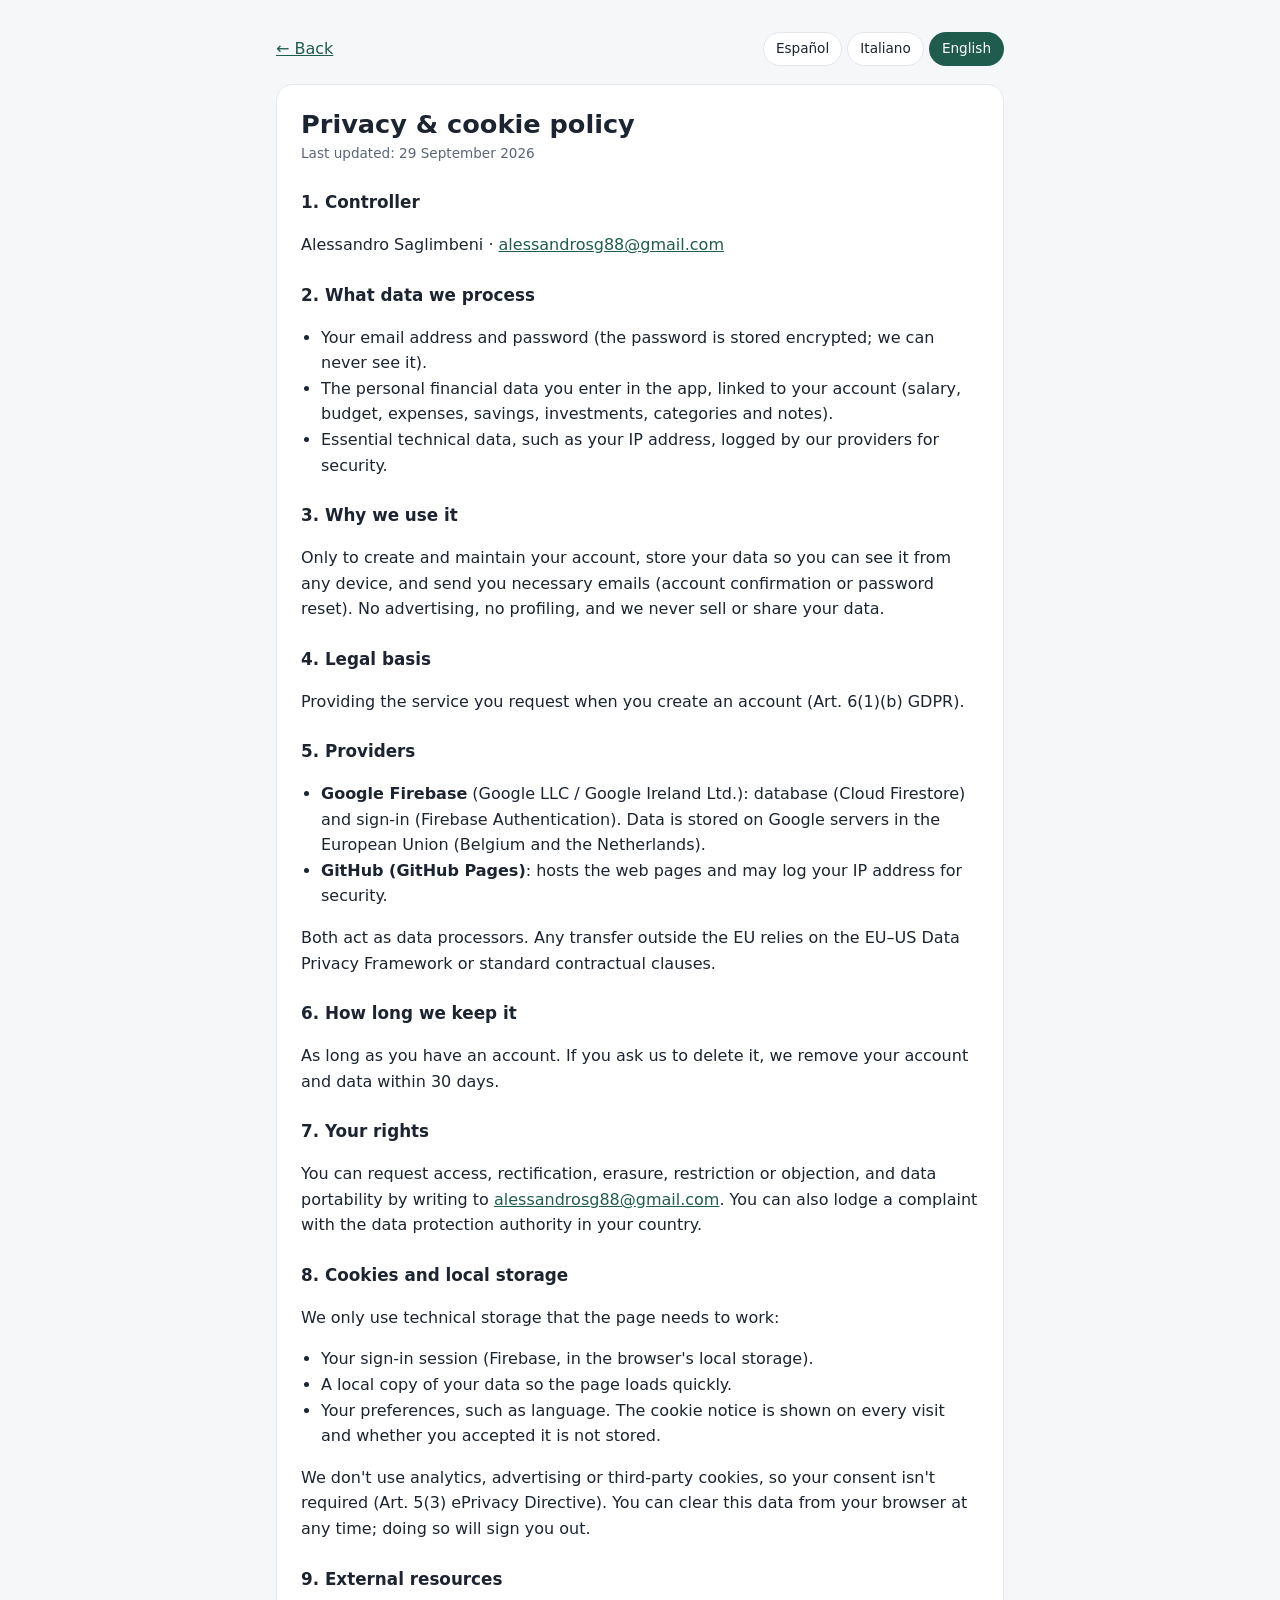
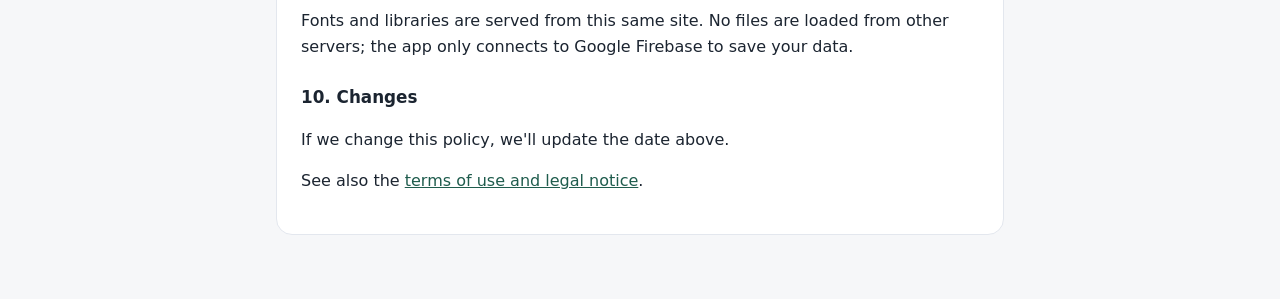
<file: privacidad.html>
<!doctype html>
<html lang="es">
<head>
<meta charset="utf-8">
<meta name="viewport" content="width=device-width, initial-scale=1">
<title>Privacidad y cookies</title>
<style>
  :root { --bg:#f6f7f9; --card:#ffffff; --ink:#1b2430; --muted:#5b6675; --line:#e3e7ee; --accent:#1f5c4d; }
  @media (prefers-color-scheme: dark) { :root { --bg:#121815; --card:#1a211d; --ink:#f0f1ec; --muted:#b4bcb4; --line:#2c352f; --accent:#4fb89b; } }
  * { box-sizing: border-box; }
  body { margin:0; background:var(--bg); color:var(--ink); font:16px/1.6 system-ui, -apple-system, "Segoe UI", Roboto, sans-serif; }
  main { max-width:760px; margin:0 auto; padding:32px 16px 64px; }
  .top { display:flex; justify-content:space-between; align-items:center; gap:12px; flex-wrap:wrap; margin-bottom:18px; }
  a { color:var(--accent); }
  .langs button { font:inherit; font-size:.85rem; padding:5px 12px; border-radius:999px; border:1px solid var(--line); background:var(--card); color:var(--ink); cursor:pointer; }
  .langs button.active { background:var(--accent); color:#fff; border-color:transparent; }
  article { background:var(--card); border:1px solid var(--line); border-radius:16px; padding:24px; }
  h1 { font-size:1.6rem; margin:0 0 4px; line-height:1.2; }
  h2 { font-size:1.05rem; margin:24px 0 6px; }
  p, li { color:var(--ink); }
  .muted { color:var(--muted); font-size:.85rem; margin:0 0 8px; }
  ul { padding-left:20px; }
</style>
</head>
<body>
<main>
  <div class="top">
    <a href="./" id="back">← Volver</a>
    <div class="langs">
      <button type="button" data-l="es">Español</button>
      <button type="button" data-l="it">Italiano</button>
      <button type="button" data-l="en">English</button>
    </div>
  </div>

  <article lang="es" data-lang="es">
    <h1>Política de privacidad y cookies</h1>
    <p class="muted">Última actualización: 29 de septiembre de 2026</p>
    <h2>1. Responsable</h2>
    <p>Alessandro Saglimbeni · <a href="mailto:alessandrosg88@gmail.com">alessandrosg88@gmail.com</a></p>
    <h2>2. Qué datos tratamos</h2>
    <ul>
      <li>Tu correo electrónico y tu contraseña (la contraseña se guarda cifrada; nunca podemos verla).</li>
      <li>Los datos financieros personales que introduces en la aplicación y que quedan asociados a tu cuenta (salario, presupuesto, gastos, ahorros, inversiones, categorías y notas).</li>
      <li>Datos técnicos imprescindibles, como la dirección IP, que los proveedores registran por seguridad.</li>
    </ul>
    <h2>3. Para qué los usamos</h2>
    <p>Solo para crear y mantener tu cuenta, guardar tus datos para que puedas verlos desde cualquier dispositivo y enviarte los correos necesarios (confirmar la cuenta o recuperar la contraseña). No hay publicidad, no hacemos perfiles y no vendemos ni cedemos tus datos a nadie.</p>
    <h2>4. Base legal</h2>
    <p>La prestación del servicio que solicitas al crear tu cuenta (art. 6.1.b del RGPD).</p>
    <h2>5. Proveedores que nos ayudan</h2>
    <ul>
      <li><strong>Google Firebase</strong> (Google LLC / Google Ireland Ltd.): base de datos (Cloud Firestore) e inicio de sesión (Firebase Authentication). Los datos se guardan en servidores de Google en la Unión Europea (Bélgica y Países Bajos).</li>
      <li><strong>GitHub (GitHub Pages)</strong>: aloja las páginas web y puede registrar tu dirección IP por motivos de seguridad.</li>
    </ul>
    <p>Ambos actúan como encargados del tratamiento. Si hubiera alguna transferencia fuera de la UE, se ampara en el Marco de Privacidad de Datos UE–EE. UU. o en cláusulas contractuales tipo.</p>
    <h2>6. Cuánto tiempo los guardamos</h2>
    <p>Mientras tengas la cuenta. Si pides que la borremos, eliminamos tu cuenta y tus datos en un plazo máximo de 30 días.</p>
    <h2>7. Tus derechos</h2>
    <p>Puedes pedir acceso, rectificación, supresión, limitación u oposición, y la portabilidad de tus datos, escribiendo a <a href="mailto:alessandrosg88@gmail.com">alessandrosg88@gmail.com</a>. También puedes presentar una reclamación ante la autoridad de protección de datos de tu país.</p>
    <h2>8. Cookies y almacenamiento local</h2>
    <p>Usamos solo almacenamiento técnico necesario para que la página funcione:</p>
    <ul>
      <li>La sesión de inicio de sesión (Firebase, en el almacenamiento local del navegador).</li>
      <li>Una copia local de tus datos para que la página cargue rápido.</li>
      <li>Tus preferencias, como el idioma. El aviso de cookies se muestra en cada visita y no se guarda si lo has aceptado.</li>
    </ul>
    <p>No usamos cookies de análisis, publicidad ni de terceros, por eso no hace falta pedir tu consentimiento (art. 5.3 de la Directiva ePrivacy). Puedes borrar estos datos desde tu navegador en cualquier momento; al hacerlo se cerrará tu sesión.</p>
    <h2>9. Recursos externos</h2>
    <p>Las fuentes tipográficas y las librerías se sirven desde este mismo sitio. No se carga ningún archivo desde otros servidores; la app solo se conecta con Google Firebase para guardar tus datos.</p>
    <h2>10. Cambios</h2>
    <p>Si cambiamos esta política, actualizaremos la fecha de arriba.</p>
    <p>Consulta también los <a href="terminos.html">términos de uso y el aviso legal</a>.</p>
  </article>

  <article lang="it" data-lang="it" hidden>
    <h1>Informativa su privacy e cookie</h1>
    <p class="muted">Ultimo aggiornamento: 29 settembre 2026</p>
    <h2>1. Titolare</h2>
    <p>Alessandro Saglimbeni · <a href="mailto:alessandrosg88@gmail.com">alessandrosg88@gmail.com</a></p>
    <h2>2. Quali dati trattiamo</h2>
    <ul>
      <li>La tua email e la tua password (la password è salvata cifrata; non possiamo mai vederla).</li>
      <li>I dati finanziari personali che inserisci nell'applicazione e che restano associati al tuo account (stipendio, budget, spese, risparmi, investimenti, categorie e note).</li>
      <li>Dati tecnici indispensabili, come l'indirizzo IP, registrati dai fornitori per motivi di sicurezza.</li>
    </ul>
    <h2>3. Perché li usiamo</h2>
    <p>Solo per creare e mantenere il tuo account, salvare i tuoi dati così da poterli vedere da qualsiasi dispositivo e inviarti le email necessarie (conferma dell'account o recupero della password). Niente pubblicità, niente profilazione e non vendiamo né cediamo i tuoi dati a nessuno.</p>
    <h2>4. Base giuridica</h2>
    <p>L'esecuzione del servizio che richiedi creando l'account (art. 6.1.b del GDPR).</p>
    <h2>5. Fornitori</h2>
    <ul>
      <li><strong>Google Firebase</strong> (Google LLC / Google Ireland Ltd.): database (Cloud Firestore) e accesso (Firebase Authentication). I dati sono conservati su server di Google nell'Unione Europea (Belgio e Paesi Bassi).</li>
      <li><strong>GitHub (GitHub Pages)</strong>: ospita le pagine web e può registrare il tuo indirizzo IP per motivi di sicurezza.</li>
    </ul>
    <p>Entrambi agiscono come responsabili del trattamento. Eventuali trasferimenti fuori dall'UE si basano sul Data Privacy Framework UE–USA o su clausole contrattuali standard.</p>
    <h2>6. Per quanto tempo li conserviamo</h2>
    <p>Finché hai l'account. Se chiedi di cancellarlo, eliminiamo account e dati entro 30 giorni.</p>
    <h2>7. I tuoi diritti</h2>
    <p>Puoi chiedere accesso, rettifica, cancellazione, limitazione od opposizione, e la portabilità dei dati, scrivendo a <a href="mailto:alessandrosg88@gmail.com">alessandrosg88@gmail.com</a>. Puoi anche presentare un reclamo all'autorità per la protezione dei dati del tuo paese.</p>
    <h2>8. Cookie e archiviazione locale</h2>
    <p>Usiamo solo archiviazione tecnica necessaria al funzionamento della pagina:</p>
    <ul>
      <li>La sessione di accesso (Firebase, nell'archiviazione locale del browser).</li>
      <li>Una copia locale dei tuoi dati per caricare la pagina più velocemente.</li>
      <li>Le tue preferenze, come la lingua. L'avviso sui cookie viene mostrato a ogni visita e non si salva se l'hai accettato.</li>
    </ul>
    <p>Non usiamo cookie di analisi, pubblicità o di terze parti, quindi non serve il tuo consenso (art. 5.3 della Direttiva ePrivacy). Puoi cancellare questi dati dal browser in qualsiasi momento; così facendo verrai disconnesso.</p>
    <h2>9. Risorse esterne</h2>
    <p>I caratteri e le librerie sono serviti da questo stesso sito. Nessun file viene caricato da altri server; l'app si collega solo a Google Firebase per salvare i tuoi dati.</p>
    <h2>10. Modifiche</h2>
    <p>Se modifichiamo questa informativa, aggiorneremo la data qui sopra.</p>
    <p>Consulta anche i <a href="terminos.html">termini d'uso e le note legali</a>.</p>
  </article>

  <article lang="en" data-lang="en" hidden>
    <h1>Privacy &amp; cookie policy</h1>
    <p class="muted">Last updated: 29 September 2026</p>
    <h2>1. Controller</h2>
    <p>Alessandro Saglimbeni · <a href="mailto:alessandrosg88@gmail.com">alessandrosg88@gmail.com</a></p>
    <h2>2. What data we process</h2>
    <ul>
      <li>Your email address and password (the password is stored encrypted; we can never see it).</li>
      <li>The personal financial data you enter in the app, linked to your account (salary, budget, expenses, savings, investments, categories and notes).</li>
      <li>Essential technical data, such as your IP address, logged by our providers for security.</li>
    </ul>
    <h2>3. Why we use it</h2>
    <p>Only to create and maintain your account, store your data so you can see it from any device, and send you necessary emails (account confirmation or password reset). No advertising, no profiling, and we never sell or share your data.</p>
    <h2>4. Legal basis</h2>
    <p>Providing the service you request when you create an account (Art. 6(1)(b) GDPR).</p>
    <h2>5. Providers</h2>
    <ul>
      <li><strong>Google Firebase</strong> (Google LLC / Google Ireland Ltd.): database (Cloud Firestore) and sign-in (Firebase Authentication). Data is stored on Google servers in the European Union (Belgium and the Netherlands).</li>
      <li><strong>GitHub (GitHub Pages)</strong>: hosts the web pages and may log your IP address for security.</li>
    </ul>
    <p>Both act as data processors. Any transfer outside the EU relies on the EU–US Data Privacy Framework or standard contractual clauses.</p>
    <h2>6. How long we keep it</h2>
    <p>As long as you have an account. If you ask us to delete it, we remove your account and data within 30 days.</p>
    <h2>7. Your rights</h2>
    <p>You can request access, rectification, erasure, restriction or objection, and data portability by writing to <a href="mailto:alessandrosg88@gmail.com">alessandrosg88@gmail.com</a>. You can also lodge a complaint with the data protection authority in your country.</p>
    <h2>8. Cookies and local storage</h2>
    <p>We only use technical storage that the page needs to work:</p>
    <ul>
      <li>Your sign-in session (Firebase, in the browser's local storage).</li>
      <li>A local copy of your data so the page loads quickly.</li>
      <li>Your preferences, such as language. The cookie notice is shown on every visit and whether you accepted it is not stored.</li>
    </ul>
    <p>We don't use analytics, advertising or third-party cookies, so your consent isn't required (Art. 5(3) ePrivacy Directive). You can clear this data from your browser at any time; doing so will sign you out.</p>
    <h2>9. External resources</h2>
    <p>Fonts and libraries are served from this same site. No files are loaded from other servers; the app only connects to Google Firebase to save your data.</p>
    <h2>10. Changes</h2>
    <p>If we change this policy, we'll update the date above.</p>
    <p>See also the <a href="terminos.html">terms of use and legal notice</a>.</p>
  </article>
</main>
<script>
(function(){
  var BACK = { es: "← Volver", it: "← Indietro", en: "← Back" };
  var TITLE = { es: "Privacidad y cookies", it: "Privacy e cookie", en: "Privacy & cookies" };
  function show(l){
    if (!BACK[l]) l = "es";
    document.querySelectorAll("article[data-lang]").forEach(function(a){ a.hidden = a.getAttribute("data-lang") !== l; });
    document.querySelectorAll(".langs button").forEach(function(b){ b.classList.toggle("active", b.getAttribute("data-l") === l); });
    document.getElementById("back").textContent = BACK[l];
    document.title = TITLE[l];
    document.documentElement.lang = l;
  }
  var l = "es";
  try { l = localStorage.getItem("libroLang") || (navigator.language || "es").slice(0, 2); } catch (e) {}
  document.querySelectorAll(".langs button").forEach(function(b){
    b.addEventListener("click", function(){
      var nl = b.getAttribute("data-l");
      try { localStorage.setItem("libroLang", nl); } catch (e) {}
      show(nl);
    });
  });
  show(l);
})();
</script>
</body>
</html>
</file>
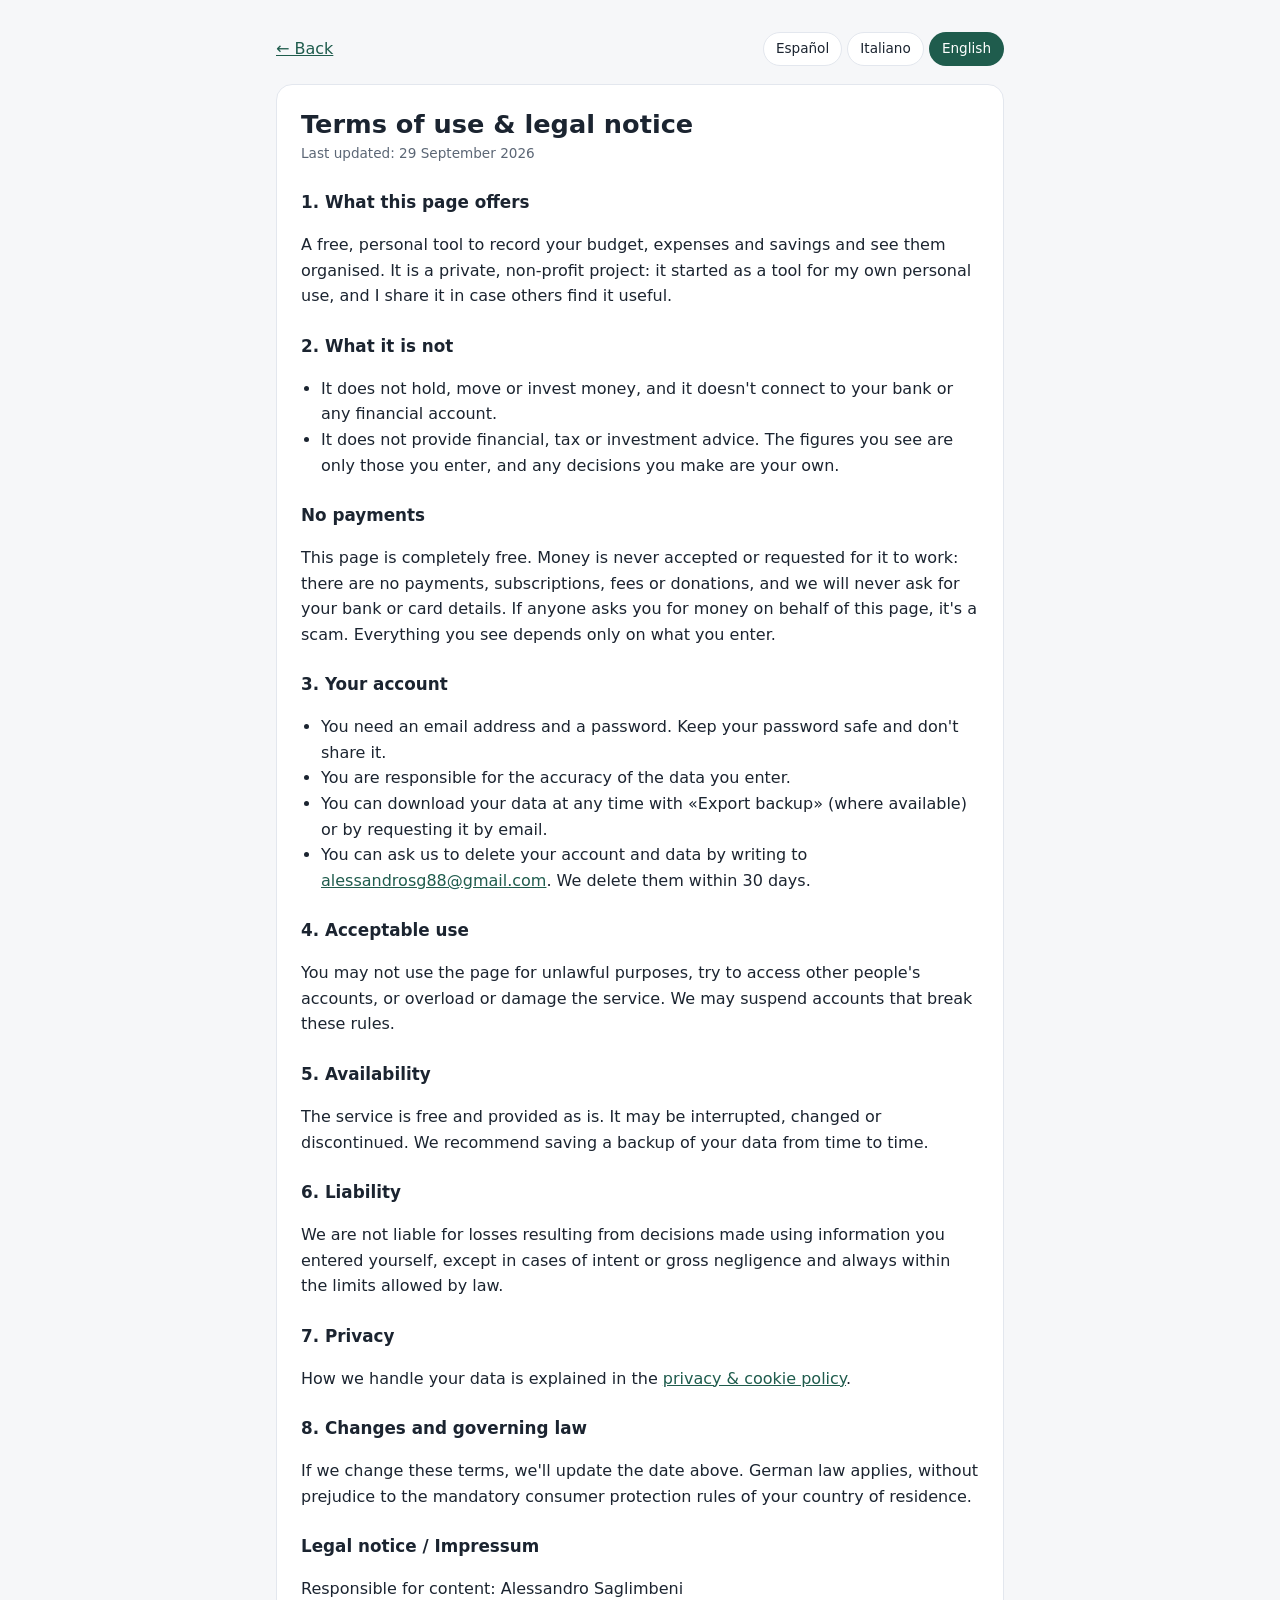
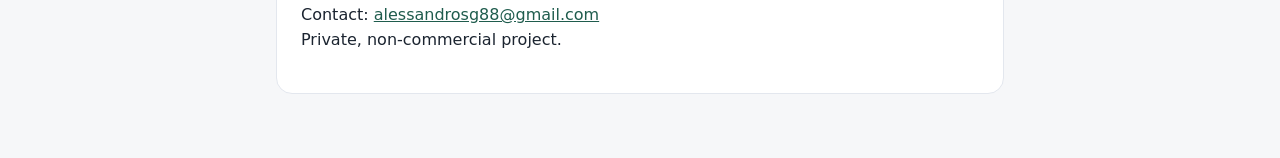
<file: terminos.html>
<!doctype html>
<html lang="es">
<head>
<meta charset="utf-8">
<meta name="viewport" content="width=device-width, initial-scale=1">
<title>Términos de uso</title>
<style>
  :root { --bg:#f6f7f9; --card:#ffffff; --ink:#1b2430; --muted:#5b6675; --line:#e3e7ee; --accent:#1f5c4d; }
  @media (prefers-color-scheme: dark) { :root { --bg:#121815; --card:#1a211d; --ink:#f0f1ec; --muted:#b4bcb4; --line:#2c352f; --accent:#4fb89b; } }
  * { box-sizing: border-box; }
  body { margin:0; background:var(--bg); color:var(--ink); font:16px/1.6 system-ui, -apple-system, "Segoe UI", Roboto, sans-serif; }
  main { max-width:760px; margin:0 auto; padding:32px 16px 64px; }
  .top { display:flex; justify-content:space-between; align-items:center; gap:12px; flex-wrap:wrap; margin-bottom:18px; }
  a { color:var(--accent); }
  .langs button { font:inherit; font-size:.85rem; padding:5px 12px; border-radius:999px; border:1px solid var(--line); background:var(--card); color:var(--ink); cursor:pointer; }
  .langs button.active { background:var(--accent); color:#fff; border-color:transparent; }
  article { background:var(--card); border:1px solid var(--line); border-radius:16px; padding:24px; }
  h1 { font-size:1.6rem; margin:0 0 4px; line-height:1.2; }
  h2 { font-size:1.05rem; margin:24px 0 6px; }
  p, li { color:var(--ink); }
  .muted { color:var(--muted); font-size:.85rem; margin:0 0 8px; }
  ul { padding-left:20px; }
</style>
</head>
<body>
<main>
  <div class="top">
    <a href="./" id="back">← Volver</a>
    <div class="langs">
      <button type="button" data-l="es">Español</button>
      <button type="button" data-l="it">Italiano</button>
      <button type="button" data-l="en">English</button>
    </div>
  </div>

  <article lang="es" data-lang="es">
    <h1>Términos de uso y aviso legal</h1>
    <p class="muted">Última actualización: 29 de septiembre de 2026</p>
    <h2>1. Qué ofrece esta página</h2>
    <p>Es una herramienta gratuita y personal para apuntar tu presupuesto, tus gastos y tus ahorros, y verlos organizados. Es un proyecto privado y sin ánimo de lucro: nació como una herramienta para mi uso personal y la comparto por si a otras personas les resulta útil.</p>
    <h2>2. Lo que no es</h2>
    <ul>
      <li>No guarda, mueve ni invierte dinero, y no se conecta a tu banco ni a ninguna cuenta financiera.</li>
      <li>No ofrece asesoramiento financiero, fiscal ni de inversión. Las cifras que ves son solo las que tú introduces, y las decisiones que tomes con ellas son tuyas.</li>
    </ul>
    <h2>Sin pagos</h2>
    <p>La página es totalmente gratuita. No se acepta ni se pide dinero en ningún caso para que funcione: no hay pagos, suscripciones, comisiones ni donaciones, y nunca te pediremos datos bancarios ni de tarjeta. Si alguien te pide dinero en nombre de esta página, es un fraude. Todo lo que ves en ella depende únicamente de lo que tú introduces.</p>
    <h2>3. Tu cuenta</h2>
    <ul>
      <li>Para usarla necesitas un correo electrónico y una contraseña. Guarda tu contraseña de forma segura y no la compartas.</li>
      <li>Eres responsable de que los datos que introduces sean correctos.</li>
      <li>Puedes descargar tus datos cuando quieras con «Exportar copia» (si la página lo ofrece) o pidiéndolos por correo.</li>
      <li>Puedes pedir que borremos tu cuenta y tus datos escribiendo a <a href="mailto:alessandrosg88@gmail.com">alessandrosg88@gmail.com</a>. Los borramos en un máximo de 30 días.</li>
    </ul>
    <h2>4. Uso correcto</h2>
    <p>No está permitido usar la página para fines ilegales, intentar acceder a cuentas de otras personas ni sobrecargar o dañar el servicio. Podemos suspender las cuentas que no cumplan estas normas.</p>
    <h2>5. Disponibilidad</h2>
    <p>El servicio se ofrece gratis y tal como está. Puede tener interrupciones, cambios o dejar de estar disponible. Te recomendamos guardar copias de tus datos de vez en cuando.</p>
    <h2>6. Responsabilidad</h2>
    <p>No respondemos de pérdidas derivadas de decisiones tomadas con la información que tú mismo introduces, salvo en caso de dolo o negligencia grave y siempre dentro de lo que permita la ley.</p>
    <h2>7. Privacidad</h2>
    <p>Cómo tratamos tus datos se explica en la <a href="privacidad.html">política de privacidad y cookies</a>.</p>
    <h2>8. Cambios y ley aplicable</h2>
    <p>Si cambiamos estos términos, actualizaremos la fecha de arriba. Se aplica la legislación alemana, sin perjuicio de las normas de protección del consumidor de tu país de residencia que no se puedan excluir.</p>
    <h2>Aviso legal / Impressum</h2>
    <p>Responsable del contenido: Alessandro Saglimbeni<br>Contacto: <a href="mailto:alessandrosg88@gmail.com">alessandrosg88@gmail.com</a><br>Proyecto privado y no comercial.</p>
  </article>

  <article lang="it" data-lang="it" hidden>
    <h1>Termini d'uso e note legali</h1>
    <p class="muted">Ultimo aggiornamento: 29 settembre 2026</p>
    <h2>1. Cosa offre questa pagina</h2>
    <p>È uno strumento gratuito e personale per annotare budget, spese e risparmi e vederli organizzati. È un progetto privato e senza scopo di lucro: è nato come strumento per il mio uso personale e lo condivido nel caso possa essere utile ad altri.</p>
    <h2>2. Cosa non è</h2>
    <ul>
      <li>Non custodisce, sposta né investe denaro e non si collega alla tua banca né ad alcun conto finanziario.</li>
      <li>Non offre consulenza finanziaria, fiscale o di investimento. Le cifre che vedi sono solo quelle che inserisci tu, e le decisioni che prendi sono tue.</li>
    </ul>
    <h2>Nessun pagamento</h2>
    <p>La pagina è completamente gratuita. In nessun caso si accetta o si chiede denaro per farla funzionare: non ci sono pagamenti, abbonamenti, commissioni o donazioni, e non ti chiederemo mai dati bancari o della carta. Se qualcuno ti chiede denaro a nome di questa pagina, è una truffa. Tutto ciò che vedi dipende solo da quello che inserisci tu.</p>
    <h2>3. Il tuo account</h2>
    <ul>
      <li>Per usarla servono un'email e una password. Conserva la password in modo sicuro e non condividerla.</li>
      <li>Sei responsabile della correttezza dei dati che inserisci.</li>
      <li>Puoi scaricare i tuoi dati quando vuoi con «Esporta copia» (se la pagina lo offre) o richiedendoli via email.</li>
      <li>Puoi chiedere la cancellazione dell'account e dei dati scrivendo a <a href="mailto:alessandrosg88@gmail.com">alessandrosg88@gmail.com</a>. Li cancelliamo entro 30 giorni.</li>
    </ul>
    <h2>4. Uso corretto</h2>
    <p>Non è consentito usare la pagina per scopi illegali, tentare di accedere agli account altrui o sovraccaricare o danneggiare il servizio. Possiamo sospendere gli account che non rispettano queste regole.</p>
    <h2>5. Disponibilità</h2>
    <p>Il servizio è gratuito e fornito così com'è. Può subire interruzioni, modifiche o non essere più disponibile. Ti consigliamo di salvare ogni tanto una copia dei tuoi dati.</p>
    <h2>6. Responsabilità</h2>
    <p>Non rispondiamo di perdite derivanti da decisioni prese con le informazioni inserite da te, salvo dolo o colpa grave e sempre nei limiti consentiti dalla legge.</p>
    <h2>7. Privacy</h2>
    <p>Come trattiamo i tuoi dati è spiegato nell'<a href="privacidad.html">informativa su privacy e cookie</a>.</p>
    <h2>8. Modifiche e legge applicabile</h2>
    <p>Se modifichiamo questi termini, aggiorneremo la data qui sopra. Si applica la legge tedesca, fatte salve le norme inderogabili di tutela dei consumatori del tuo paese di residenza.</p>
    <h2>Note legali / Impressum</h2>
    <p>Responsabile dei contenuti: Alessandro Saglimbeni<br>Contatto: <a href="mailto:alessandrosg88@gmail.com">alessandrosg88@gmail.com</a><br>Progetto privato e non commerciale.</p>
  </article>

  <article lang="en" data-lang="en" hidden>
    <h1>Terms of use &amp; legal notice</h1>
    <p class="muted">Last updated: 29 September 2026</p>
    <h2>1. What this page offers</h2>
    <p>A free, personal tool to record your budget, expenses and savings and see them organised. It is a private, non-profit project: it started as a tool for my own personal use, and I share it in case others find it useful.</p>
    <h2>2. What it is not</h2>
    <ul>
      <li>It does not hold, move or invest money, and it doesn't connect to your bank or any financial account.</li>
      <li>It does not provide financial, tax or investment advice. The figures you see are only those you enter, and any decisions you make are your own.</li>
    </ul>
    <h2>No payments</h2>
    <p>This page is completely free. Money is never accepted or requested for it to work: there are no payments, subscriptions, fees or donations, and we will never ask for your bank or card details. If anyone asks you for money on behalf of this page, it's a scam. Everything you see depends only on what you enter.</p>
    <h2>3. Your account</h2>
    <ul>
      <li>You need an email address and a password. Keep your password safe and don't share it.</li>
      <li>You are responsible for the accuracy of the data you enter.</li>
      <li>You can download your data at any time with «Export backup» (where available) or by requesting it by email.</li>
      <li>You can ask us to delete your account and data by writing to <a href="mailto:alessandrosg88@gmail.com">alessandrosg88@gmail.com</a>. We delete them within 30 days.</li>
    </ul>
    <h2>4. Acceptable use</h2>
    <p>You may not use the page for unlawful purposes, try to access other people's accounts, or overload or damage the service. We may suspend accounts that break these rules.</p>
    <h2>5. Availability</h2>
    <p>The service is free and provided as is. It may be interrupted, changed or discontinued. We recommend saving a backup of your data from time to time.</p>
    <h2>6. Liability</h2>
    <p>We are not liable for losses resulting from decisions made using information you entered yourself, except in cases of intent or gross negligence and always within the limits allowed by law.</p>
    <h2>7. Privacy</h2>
    <p>How we handle your data is explained in the <a href="privacidad.html">privacy &amp; cookie policy</a>.</p>
    <h2>8. Changes and governing law</h2>
    <p>If we change these terms, we'll update the date above. German law applies, without prejudice to the mandatory consumer protection rules of your country of residence.</p>
    <h2>Legal notice / Impressum</h2>
    <p>Responsible for content: Alessandro Saglimbeni<br>Contact: <a href="mailto:alessandrosg88@gmail.com">alessandrosg88@gmail.com</a><br>Private, non-commercial project.</p>
  </article>
</main>
<script>
(function(){
  var BACK = { es: "← Volver", it: "← Indietro", en: "← Back" };
  var TITLE = { es: "Términos de uso", it: "Termini d'uso", en: "Terms of use" };
  function show(l){
    if (!BACK[l]) l = "es";
    document.querySelectorAll("article[data-lang]").forEach(function(a){ a.hidden = a.getAttribute("data-lang") !== l; });
    document.querySelectorAll(".langs button").forEach(function(b){ b.classList.toggle("active", b.getAttribute("data-l") === l); });
    document.getElementById("back").textContent = BACK[l];
    document.title = TITLE[l];
    document.documentElement.lang = l;
  }
  var l = "es";
  try { l = localStorage.getItem("libroLang") || (navigator.language || "es").slice(0, 2); } catch (e) {}
  document.querySelectorAll(".langs button").forEach(function(b){
    b.addEventListener("click", function(){
      var nl = b.getAttribute("data-l");
      try { localStorage.setItem("libroLang", nl); } catch (e) {}
      show(nl);
    });
  });
  show(l);
})();
</script>
</body>
</html>
</file>
